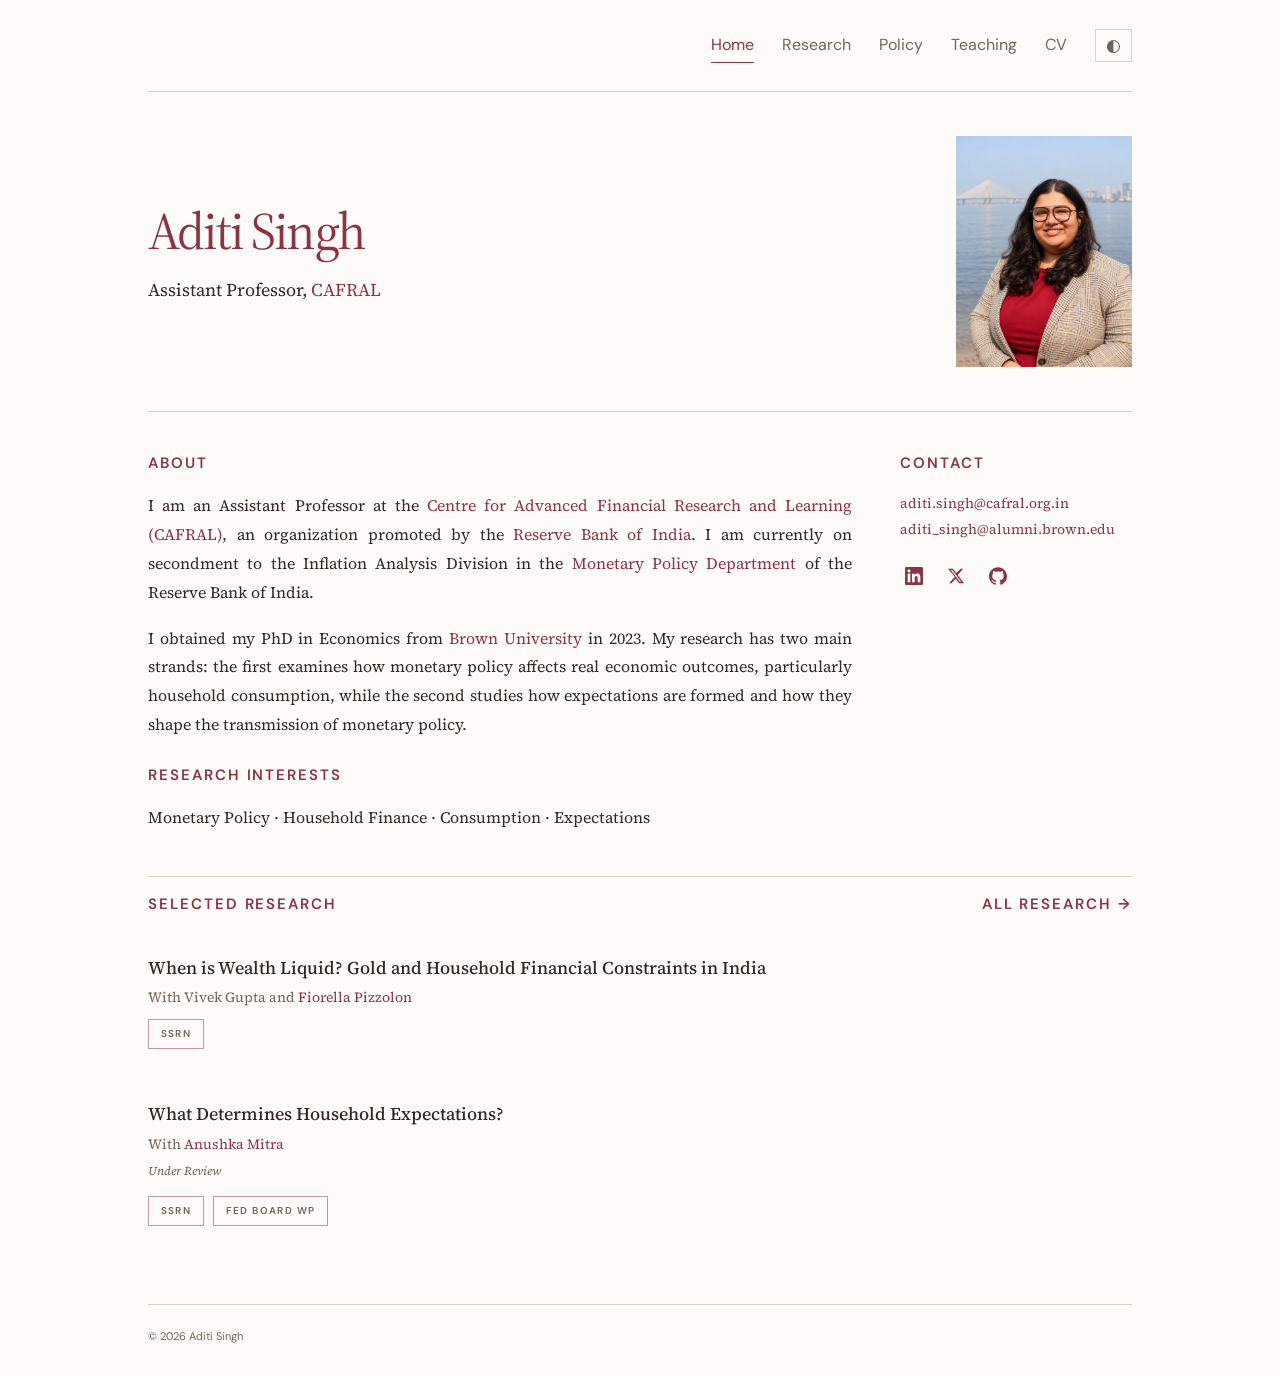
<file: index.html>
<!doctype html><html lang="en" data-design="editorial-white-original" data-theme="light"><head><meta charset="utf-8"><meta name="viewport" content="width=device-width, initial-scale=1"><meta name="color-scheme" content="light dark"><meta name="description" content="Aditi Singh — Assistant Professor at CAFRAL, Reserve Bank of India. Research in Macroeconomics, Monetary Policy, and Expectations."><link rel="canonical" href="https://www.aditi-singh.com/"><title>Aditi Singh</title><link rel="icon" href="/favicon-light.svg"><link rel="stylesheet" href="/assets/styles.css?v=burgundy-ivory-20261028"><link rel="stylesheet" href="/assets/components.css?v=burgundy-ivory-20261028"><script src="/assets/theme-init.js"></script><script async src="https://www.googletagmanager.com/gtag/js?id=G-SK6R7P1T9W"></script>
  <script>
    window.dataLayer = window.dataLayer || [];
    function gtag(){dataLayer.push(arguments);}
    gtag('js', new Date());
    gtag('config', 'G-SK6R7P1T9W');
  </script>
</head><body><div class="site"><header class="site-header"><p class="header-affiliation">Economist · CAFRAL</p><nav aria-label="Main navigation"><a href="/" aria-current="page">Home</a><a href="/research/" >Research</a><a href="/policy/" >Policy</a><a href="/teaching/" >Teaching</a><a href="/CV.pdf" target="_blank" rel="noopener">CV</a></nav><button class="theme-toggle" aria-label="Switch to dark mode" aria-pressed="false" type="button"><span aria-hidden="true">◐</span></button></header><div class="site-layout"><main id="main-content"><section class="intro"><div class="intro-copy"><h1>Aditi Singh</h1><p class="position">Assistant Professor, <a href="https://www.cafral.org.in/" target="_blank" rel="noopener">CAFRAL</a></p></div><img class="portrait" src="/assets/aditi-singh-portrait.png" alt="Aditi Singh" width="1067" height="1402"></section><div class="about-layout"><section class="about"><h2 class="small-heading">About</h2><div class="bio">
        <p>
          I am an Assistant Professor at the
          <a href="https://www.cafral.org.in/" target="_blank">Centre for Advanced Financial Research and Learning (CAFRAL)</a>,
          an organization promoted by the
          <a href="https://www.rbi.org.in/" target="_blank">Reserve Bank of India</a>.
          I am currently on secondment to the Inflation Analysis Division in the <a href="https://www.rbi.org.in/scripts/AboutUsDisplay.aspx?pg=Depts.htm" target="_blank" rel="noopener noreferrer">Monetary Policy Department</a> of the Reserve Bank of India.
        </p>
        <p>
          I obtained my PhD in Economics from
          <a href="https://www.brown.edu/" target="_blank">Brown University</a> in 2023.
          My research has two main strands: the first examines how monetary policy affects real
          economic outcomes, particularly household consumption, while the second studies how
          expectations are formed and how they shape the transmission of monetary policy.
        </p>
      </div><section class="research-interests"><h2 class="small-heading">Research interests</h2><p>Monetary Policy · Household Finance · Consumption · Expectations</p></section></section><section class="contact" id="contact"><h2 class="small-heading">Contact</h2><p><a href="mailto:aditi.singh@cafral.org.in">aditi.singh@cafral.org.in</a><br><a href="mailto:aditi_singh@alumni.brown.edu">aditi_singh@alumni.brown.edu</a></p><div class="social social-icons">
          <a class="social-link" href="https://www.linkedin.com/in/aditi-singh-b6ba27177/" target="_blank" rel="noopener noreferrer" aria-label="LinkedIn" title="LinkedIn">
            <svg aria-hidden="true" focusable="false" width="14" height="14" viewBox="0 0 24 24" fill="currentColor"><path d="M20.447 20.452H16.893V14.883C16.893 13.555 16.866 11.846 15.041 11.846C13.188 11.846 12.905 13.291 12.905 14.785V20.452H9.351V9H12.765V10.561H12.811C13.288 9.661 14.448 8.711 16.181 8.711C19.782 8.711 20.448 11.081 20.448 14.166V20.452H20.447ZM5.337 7.433C4.193 7.433 3.274 6.507 3.274 5.368C3.274 4.23 4.194 3.305 5.337 3.305C6.477 3.305 7.401 4.23 7.401 5.368C7.401 6.507 6.476 7.433 5.337 7.433ZM7.119 20.452H3.555V9H7.119V20.452ZM22.225 0H1.771C0.792 0 0 0.774 0 1.729V22.271C0 23.227 0.792 24 1.771 24H22.222C23.2 24 24 23.227 24 22.271V1.729C24 0.774 23.2 0 22.222 0H22.225Z"/></svg>
          </a>
          <a class="social-link" href="https://x.com/_singh_aditi" target="_blank" rel="noopener noreferrer" aria-label="X" title="X">
            <svg aria-hidden="true" focusable="false" width="14" height="14" viewBox="0 0 24 24" fill="currentColor"><path d="M18.244 2.25h3.308l-7.227 8.26 8.502 11.24H16.17l-4.714-6.231-5.401 6.231H2.748l7.73-8.835L1.254 2.25H8.08l4.258 5.633 5.906-5.633zm-1.161 17.52h1.833L7.084 4.126H5.117z"/></svg>
          </a>
          <a class="social-link" href="https://github.com/aditi9302" target="_blank" rel="noopener noreferrer" aria-label="GitHub" title="GitHub">
            <svg aria-hidden="true" focusable="false" width="14" height="14" viewBox="0 0 24 24" fill="currentColor"><path d="M12 .297c-6.63 0-12 5.373-12 12 0 5.303 3.438 9.8 8.205 11.385.6.113.82-.258.82-.577 0-.285-.01-1.04-.015-2.04-3.338.724-4.042-1.61-4.042-1.61C4.422 18.07 3.633 17.7 3.633 17.7c-1.087-.744.084-.729.084-.729 1.205.084 1.838 1.236 1.838 1.236 1.07 1.835 2.809 1.305 3.495.998.108-.776.417-1.305.76-1.605-2.665-.3-5.466-1.332-5.466-5.93 0-1.31.465-2.38 1.235-3.22-.135-.303-.54-1.523.105-3.176 0 0 1.005-.322 3.3 1.23.96-.267 1.98-.4 3-.405 1.02.005 2.04.138 3 .405 2.28-1.552 3.285-1.23 3.285-1.23.645 1.653.24 2.873.12 3.176.765.84 1.23 1.91 1.23 3.22 0 4.61-2.805 5.625-5.475 5.92.42.36.81 1.096.81 2.22 0 1.606-.015 2.896-.015 3.286 0 .315.21.69.825.57C20.565 22.092 24 17.592 24 12.297c0-6.627-5.373-12-12-12"/></svg>
          </a>
        </div></section></div><section class="selected"><div class="section-heading"><h2>Selected Research</h2><a href="/research/">All research →</a></div><article class="paper">
      <h2 class="paper-title">
        <a href="https://papers.aditi-singh.com/India_HtM.pdf" target="_blank" rel="noopener">When is Wealth Liquid? Gold and Household Financial Constraints in India</a>
      </h2>
      <p class="paper-meta">With Vivek Gupta and <a href="https://fiorella-pizzolon.github.io/index.html" target="_blank" rel="noopener noreferrer">Fiorella Pizzolon</a></p>
      <div class="paper-links">
        <a class="paper-link" href="https://papers.ssrn.com/sol3/papers.cfm?abstract_id=5559305" target="_blank" rel="noopener noreferrer">SSRN</a>
      </div>

    </article><article class="paper">
      <h2 class="paper-title">
        <a href="https://papers.aditi-singh.com/Mitra_Singh_2026.pdf" target="_blank" rel="noopener">What Determines Household Expectations?</a>
      </h2>
      <p class="paper-meta">With <a href="https://anushkamitra.com/#about" target="_blank" rel="noopener noreferrer">Anushka Mitra</a></p>
      <span class="paper-status">Under Review</span>
      <div class="paper-links">
        <a class="paper-link" href="https://papers.ssrn.com/sol3/papers.cfm?abstract_id=4189773" target="_blank" rel="noopener noreferrer">SSRN</a>
        <a class="paper-link" href="https://www.federalreserve.gov/econres/ifdp/what-determines-household-expectations.htm" target="_blank" rel="noopener noreferrer">Fed Board WP</a>
      </div>

    </article></section></main></div><footer><span>© 2026 Aditi Singh</span></footer></div><script src="/assets/site.js?v=nav-16-1"></script></body></html>
</file>
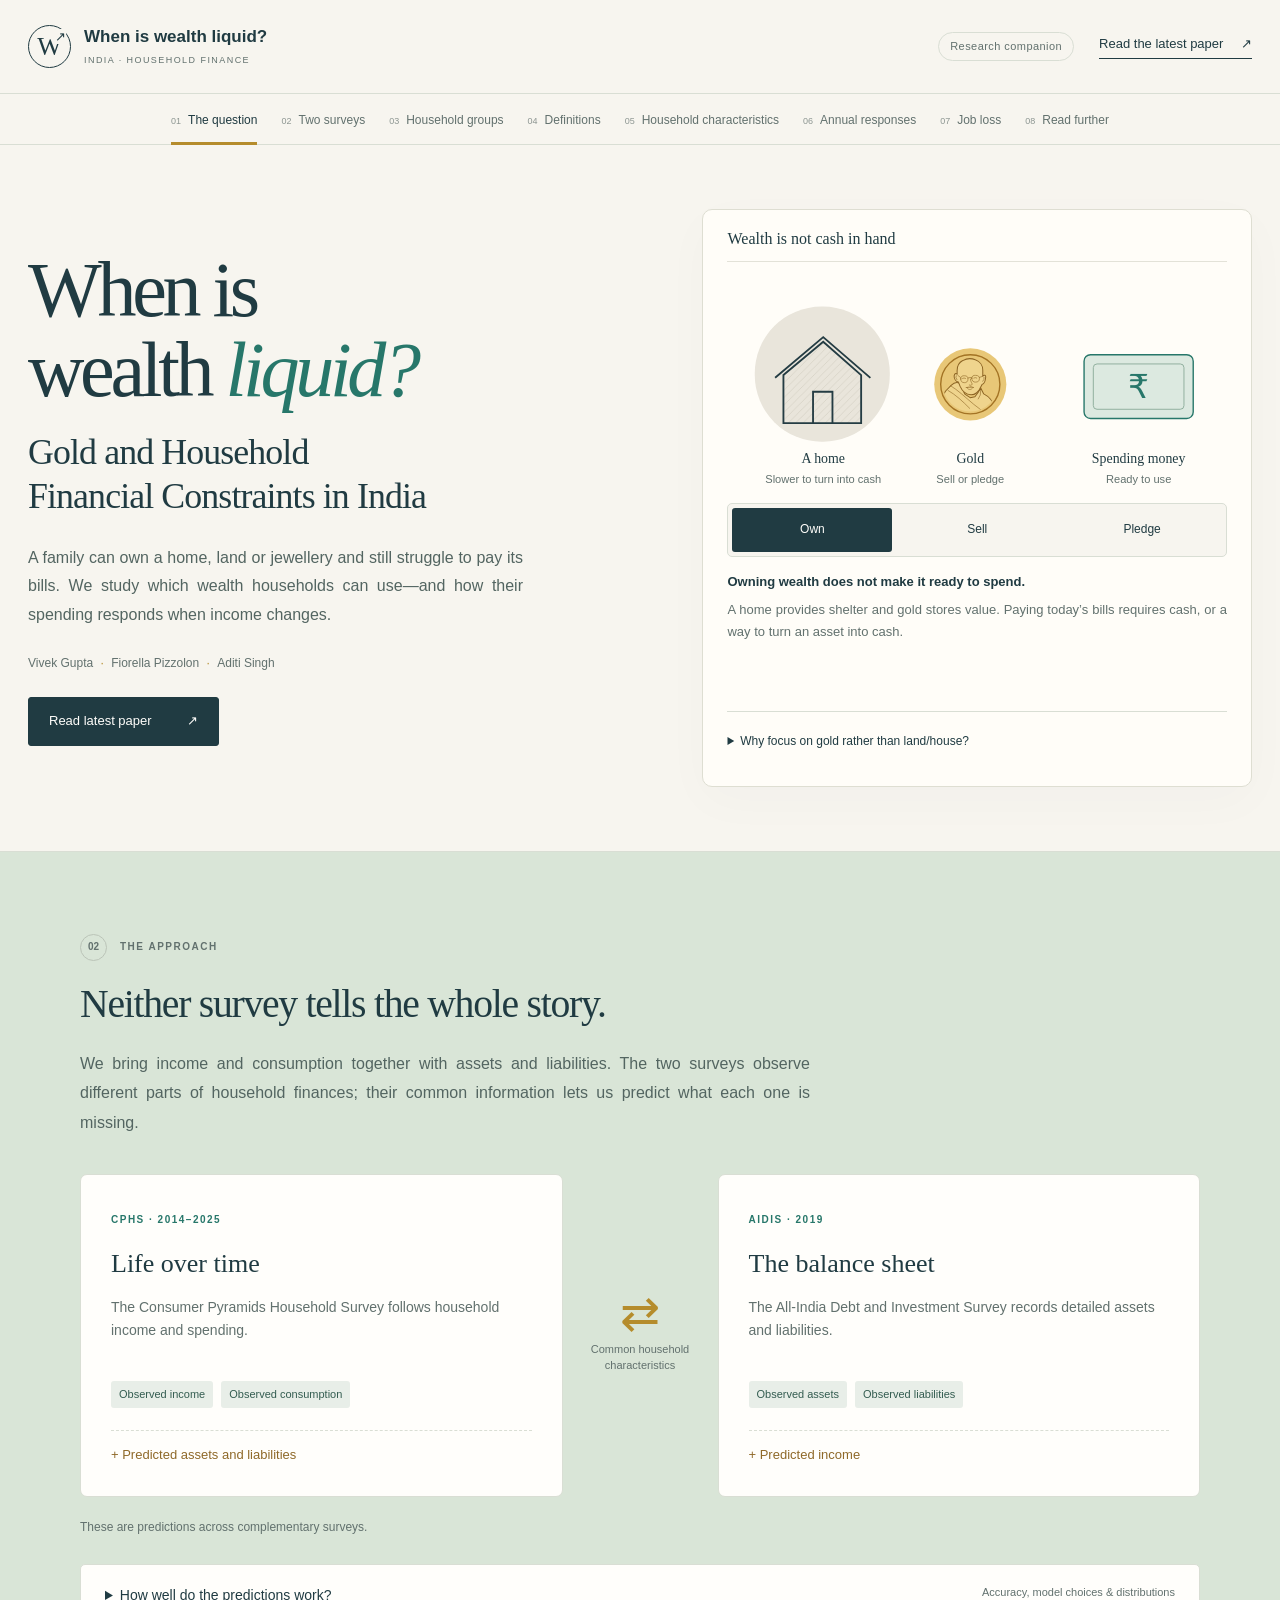
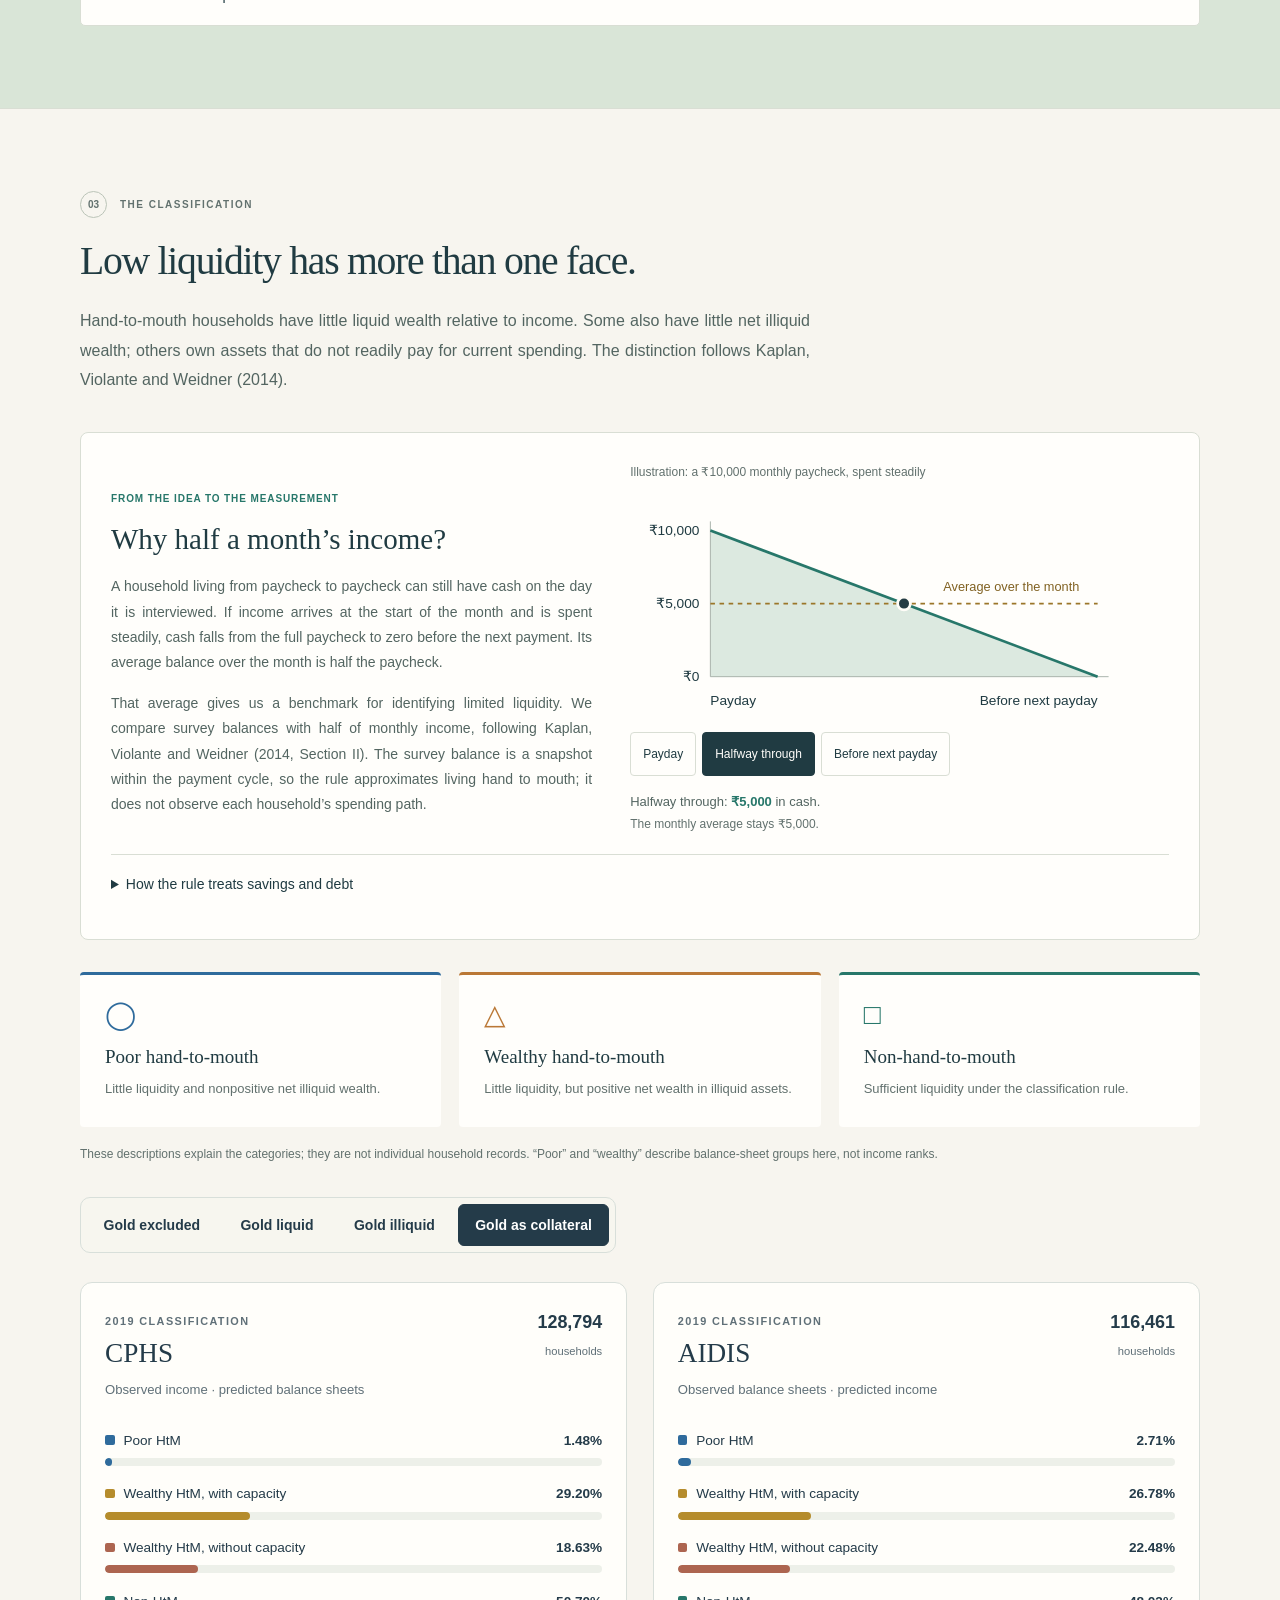
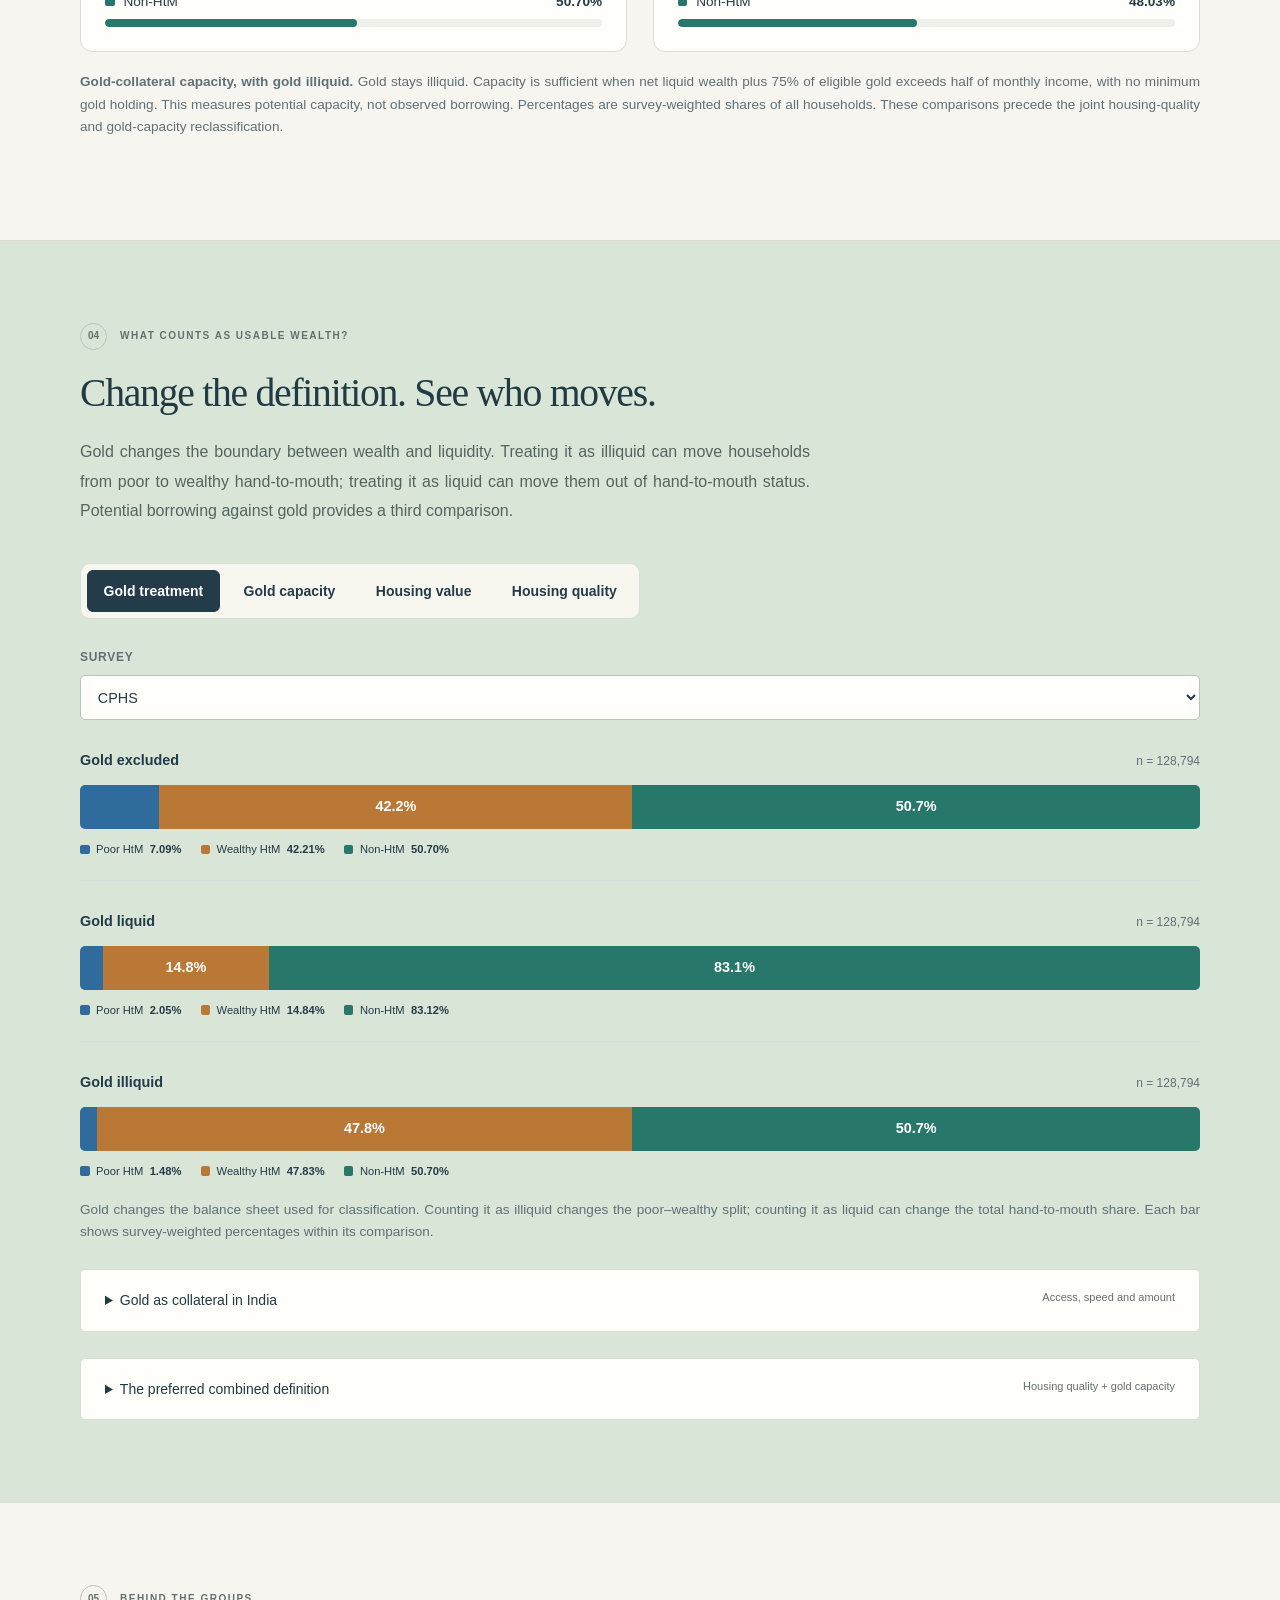
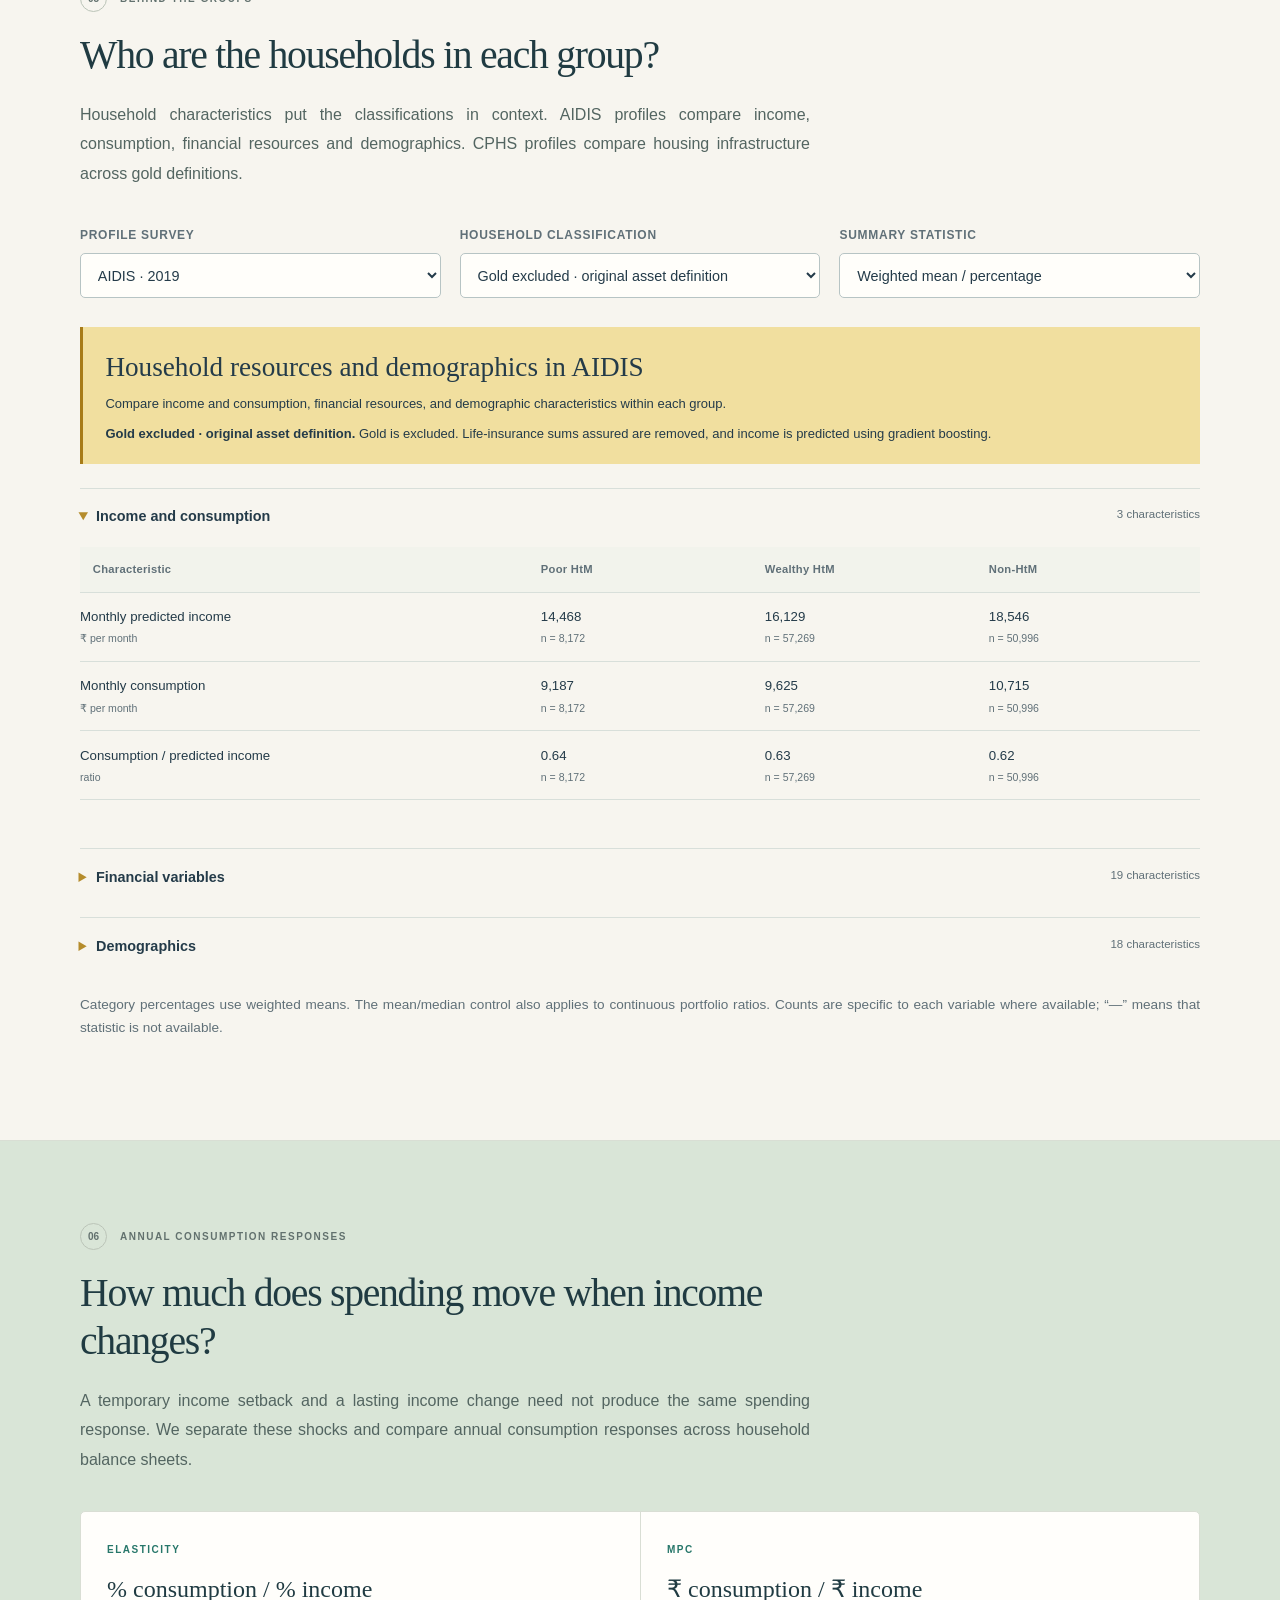
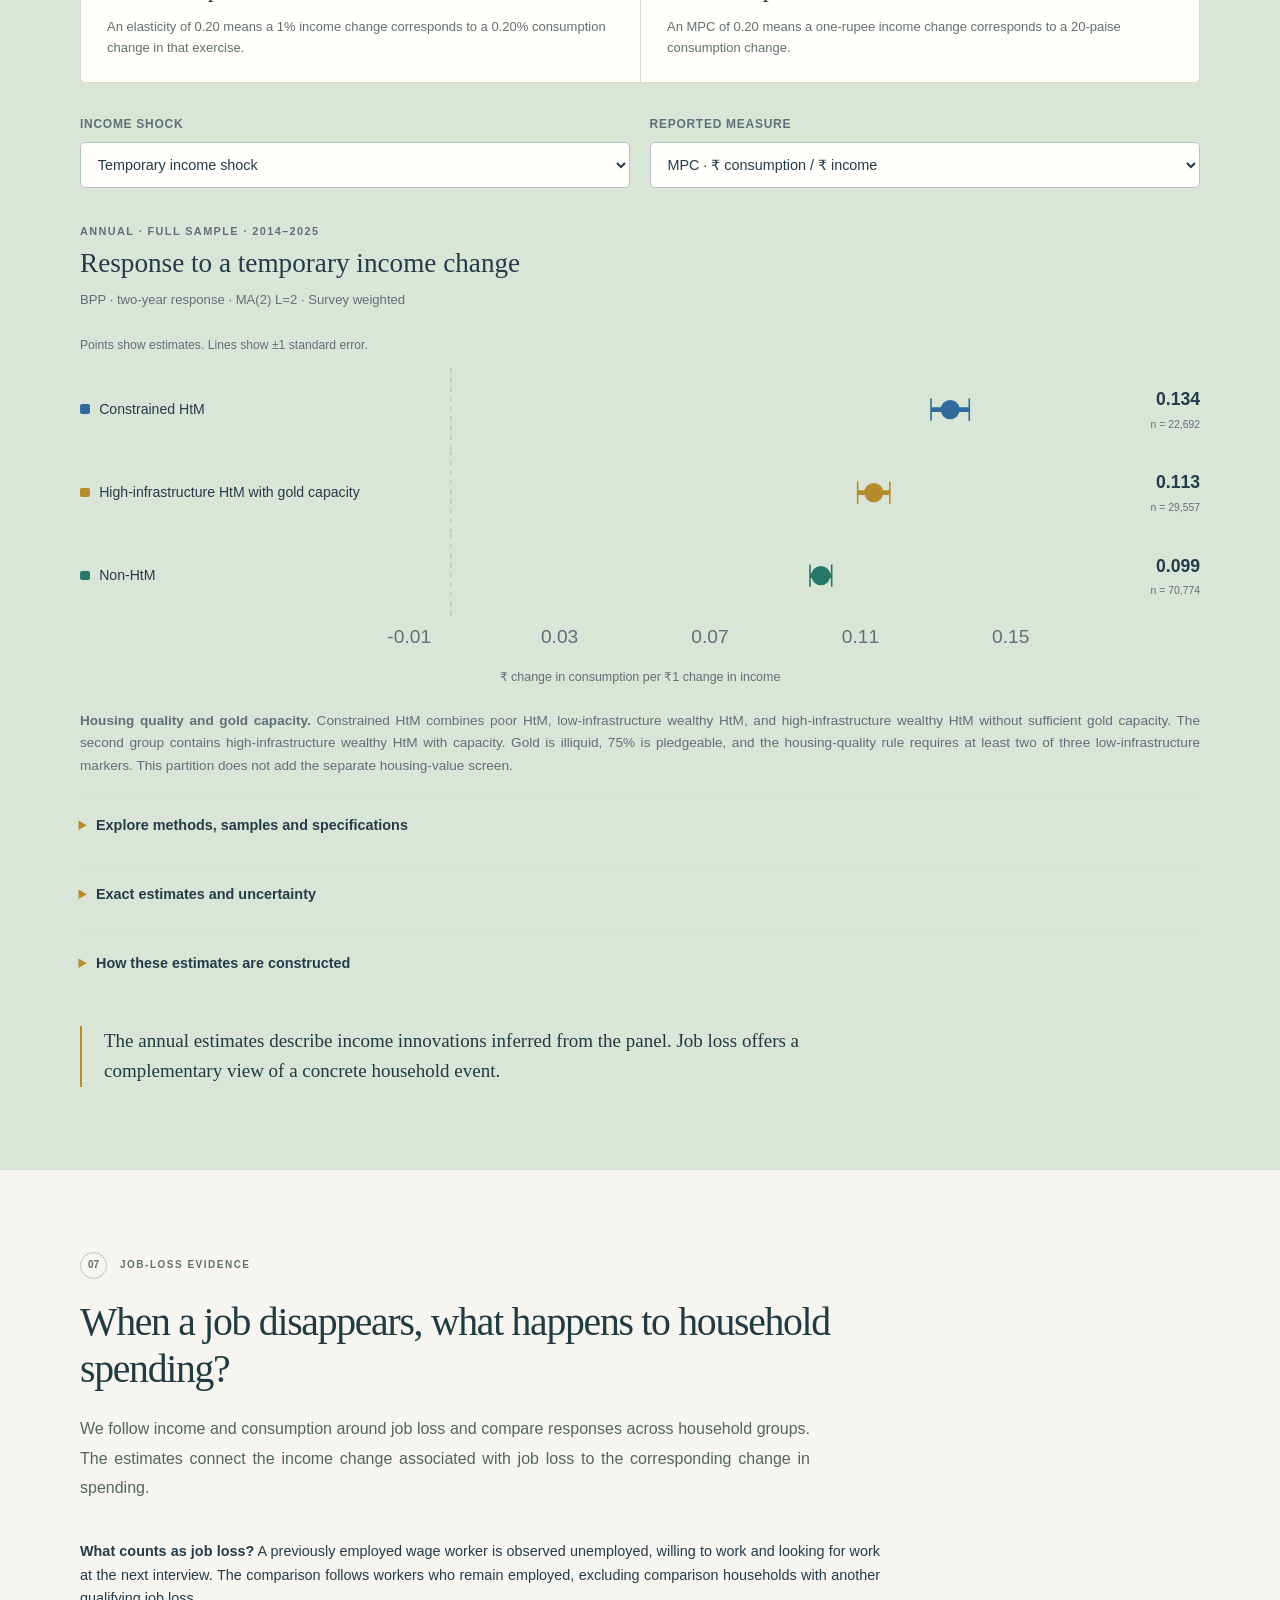
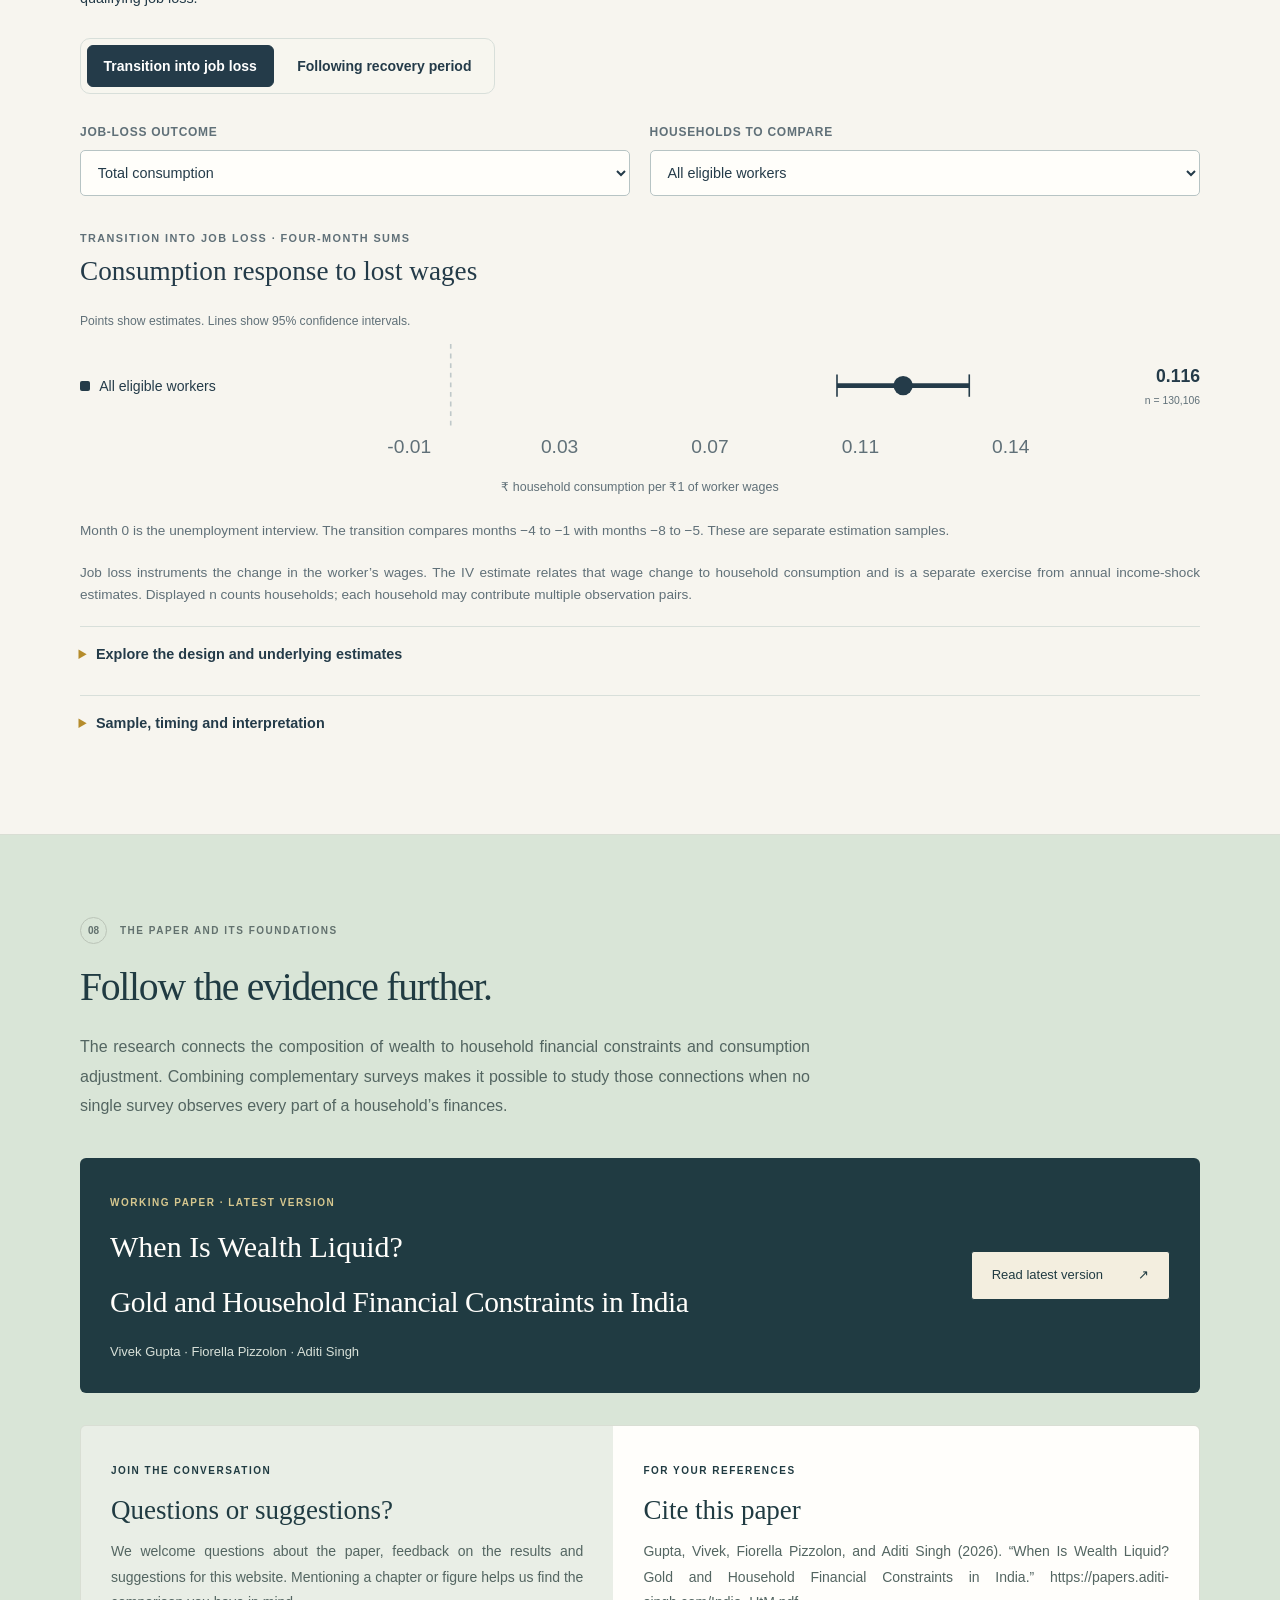
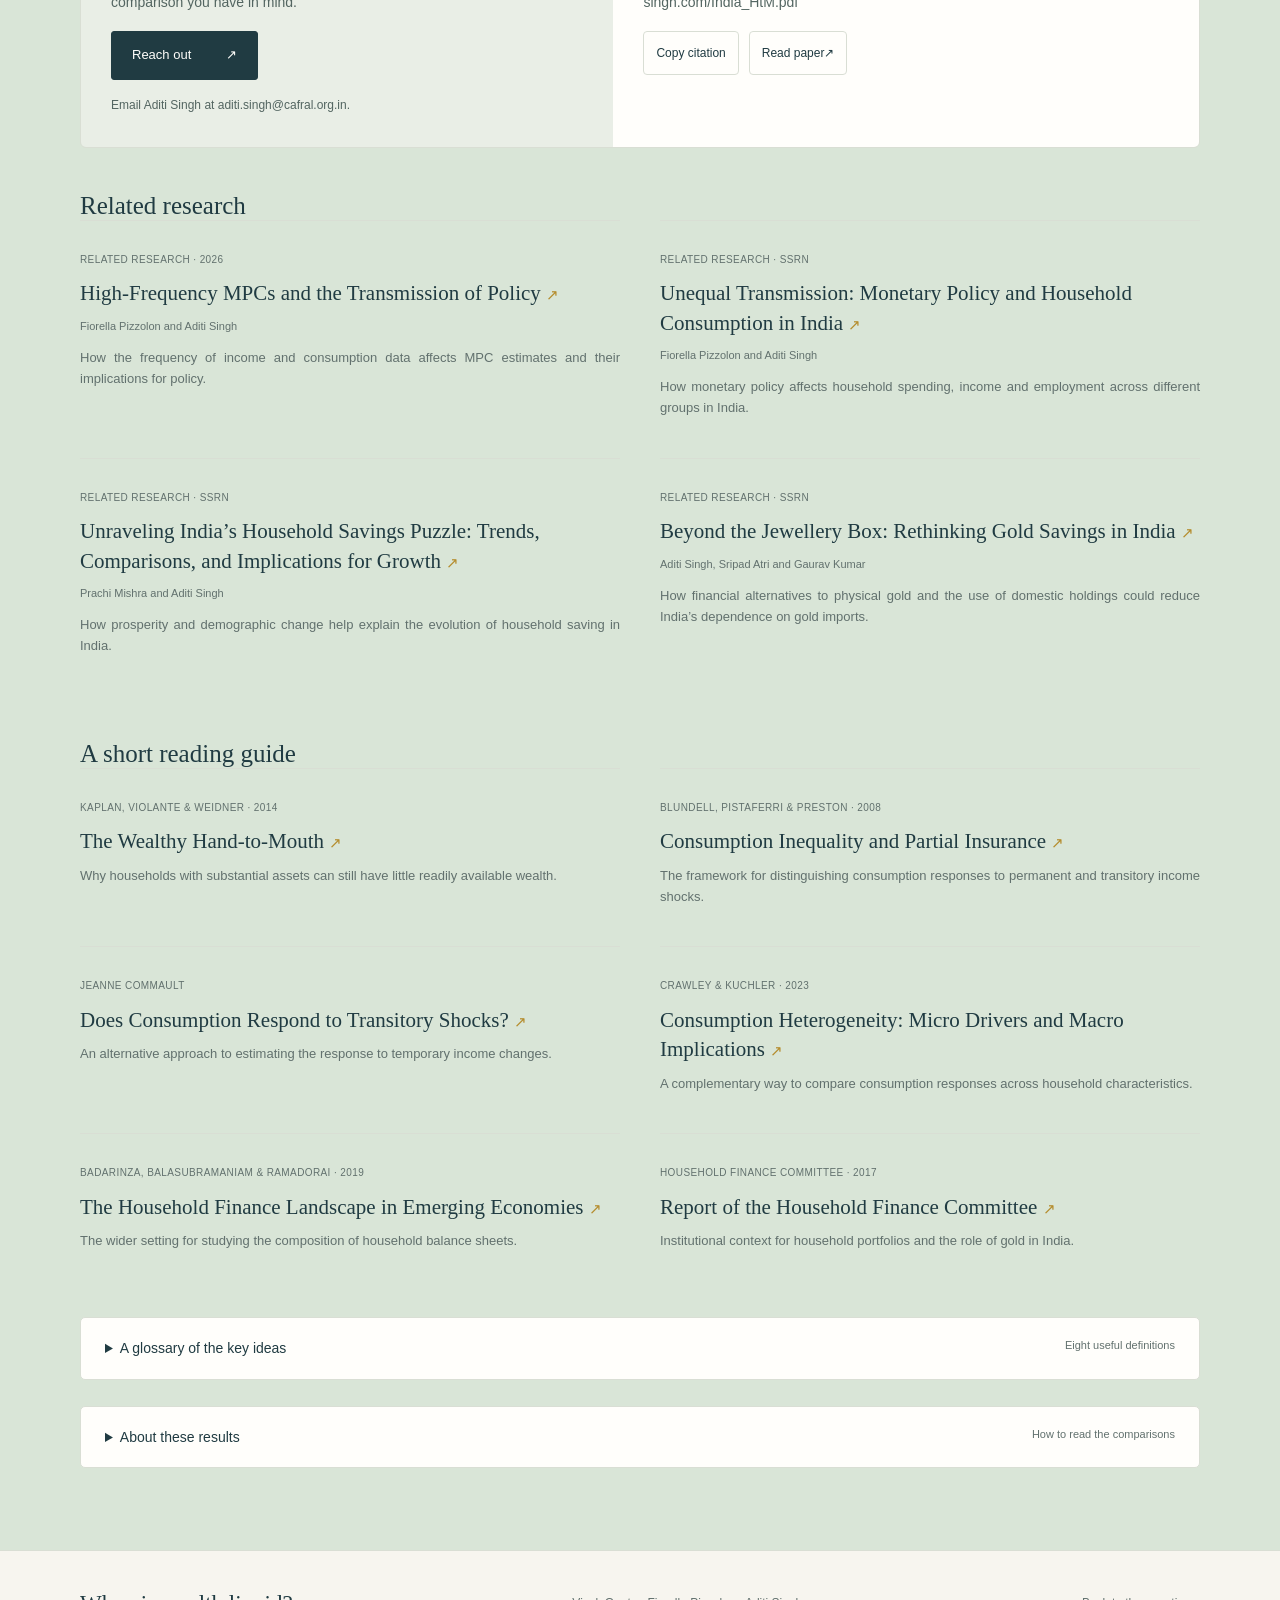
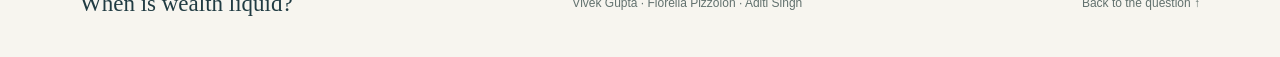
<file: India-HtM/index.html>
<!doctype html><html lang="en"><head><meta charset="utf-8"><meta name="viewport" content="width=device-width, initial-scale=1"><title>When Is Wealth Liquid? | Gold and Household Financial Constraints in India</title><meta name="description" content="Explore gold, household financial constraints and annual consumption responses in India. Research by Vivek Gupta, Fiorella Pizzolon and Aditi Singh."><meta name="robots" content="index,follow"><link rel="canonical" href="https://www.aditi-singh.com/India-HtM/"><meta property="og:title" content="When Is Wealth Liquid? | Gold and Household Financial Constraints in India"><meta property="og:description" content="Explore gold, household financial constraints and annual consumption responses in India. Research by Vivek Gupta, Fiorella Pizzolon and Aditi Singh."><meta property="og:type" content="website"><meta property="og:url" content="https://www.aditi-singh.com/India-HtM/"><link rel="icon" href="/India-HtM/favicon.svg"><link rel="stylesheet" href="/India-HtM/research.css">  <script type="module" crossorigin src="/India-HtM/assets/index-DA1S31O4.js"></script>
</head><body><div id="root"><a href="#main-content" class="skip-link">Skip to the research</a><header class="site-header"><a class="wordmark" href="#question"><span class="brand-mark" aria-hidden="true">W<span>↗</span></span><span>When is wealth liquid?<small>India · Household finance</small></span></a><div class="header-actions"><span class="private-badge">Research companion</span><a class="paper-link" href="https://papers.aditi-singh.com/India_HtM.pdf" target="_blank" rel="noreferrer">Read the latest paper <span aria-hidden="true">↗</span></a></div></header><nav class="chapter-nav" aria-label="Research chapters"><a href="#question" aria-current="location"><span>01</span>The question</a><a href="#surveys"><span>02</span>Two surveys</a><a href="#classification"><span>03</span>Household groups</a><a href="#definitions"><span>04</span>Definitions</a><a href="#households"><span>05</span>Household characteristics</a><a href="#responses"><span>06</span>Annual responses</a><a href="#job-loss"><span>07</span>Job loss</a><a href="#read-further"><span>08</span>Read further</a></nav><main id="main-content"><section class="hero" id="question"><div class="hero-copy"><h1>When is<br/>wealth <em>liquid?</em><span class="paper-title-continuation">Gold and Household Financial Constraints in India</span></h1><p class="hero-deck">A family can own a home, land or jewellery and still struggle to pay its bills. We study which wealth households can use—and how their spending responds when income changes.</p><p class="authors"><span class="author-name"><a href="https://vivekguptaecon.github.io/" target="_blank" rel="noreferrer">Vivek Gupta</a></span><span class="author-name"><span class="author-divider" aria-hidden="true"> · </span><a href="https://fiorella-pizzolon.github.io/" target="_blank" rel="noreferrer">Fiorella Pizzolon</a></span><span class="author-name"><span class="author-divider" aria-hidden="true"> · </span><a href="https://www.aditi-singh.com/" target="_blank" rel="noreferrer">Aditi Singh</a></span></p><div class="hero-actions"><a class="primary-link" href="https://papers.aditi-singh.com/India_HtM.pdf" target="_blank" rel="noreferrer">Read latest paper <span aria-hidden="true">↗</span></a></div></div><div class="asset-stage mode-own"><div class="stage-top"><span>Wealth is not cash in hand</span></div><svg viewBox="0 0 540 244" role="img" aria-label="A home remains a home. Gold: kept by the household. Spending money: cash already on hand."><defs><pattern id="house-lines" width="8" height="8" patternUnits="userSpaceOnUse"><path d="M0 8L8 0" stroke="#d9d5c9" stroke-width="1"></path></pattern><marker id="flow-arrow" markerWidth="8" markerHeight="8" refX="6" refY="4" orient="auto"><path d="M1 1L6 4L1 7" fill="none" stroke="#27776a" stroke-width="1.5"></path></marker><clipPath id="gandhi-coin-face"><circle cx="263" cy="116" r="29.5"></circle></clipPath></defs><rect x="30" y="32" width="146" height="146" rx="72" fill="#e9e5db"></rect><path d="M61 106L104 70L145 106V158H61Z" fill="url(#house-lines)" stroke="#243c43" stroke-width="2"></path><path d="M52 109L104 65L155 109M93 158V124H114V158" fill="none" stroke="#243c43" stroke-width="2"></path><text x="104" y="201" text-anchor="middle" class="svg-label">A home</text><text x="104" y="223" text-anchor="middle" class="svg-caption">Slower to turn into cash</text><g class="gold-art"><title>Gold coin with an illustrated portrait of Mahatma Gandhi</title><circle cx="263" cy="116" r="39" fill="#e8c777"></circle><circle cx="263" cy="116" r="32" fill="none" stroke="#a37324" stroke-width="1.5"></circle><g clip-path="url(#gandhi-coin-face)"><g transform="translate(205.22 86.7) scale(.2025)" stroke="#8d6524" stroke-linecap="round" stroke-linejoin="round"><path d="M229 140C213 130 198 136 183 150L155 179L143 197L117 207C99 215 91 240 84 273L67 324H435L413 272C408 239 388 211 357 196L341 164L326 190L310 211L285 216L256 197Z" fill="#efd48d" stroke-width="5.4"></path><path d="M215 91C207 82 201 90 199 100C199 113 207 130 222 133L231 156C242 181 264 199 289 201C311 202 332 183 339 163L349 145C358 142 366 125 367 110C370 94 359 93 352 101L352 72C353 44 335 22 312 14C291 5 263 8 245 18C224 29 214 51 215 76Z" fill="#efd48d" stroke-width="5.4"></path><g fill="none" stroke-width="3.2"><path d="M210 99Q204 107 214 120M359 107Q362 119 352 129"></path><path d="M234 116C234 103 242 98 254 99C268 99 274 106 273 117C273 130 264 137 253 136C241 136 234 128 234 116ZM293 113C293 100 302 96 314 97C328 97 335 103 334 115C334 127 326 133 314 133C302 134 293 126 293 113ZM273 111Q283 106 293 109M233 108L219 97M334 108L351 102"></path><path d="M244 113Q252 108 260 113M304 111Q312 106 320 111"></path><path d="M286 117C286 130 295 139 296 145Q290 153 280 149"></path><path d="M261 162C267 158 274 156 282 158C289 156 298 157 304 161L306 164C298 162 291 161 283 162C275 161 267 162 260 165Z" fill="#8d6524" stroke="none"></path><path d="M267 161.5C272 177 293 177 300 161" stroke-width="2.8"></path><path d="M181 153C218 175 255 211 303 251L359 294M166 177C208 201 244 235 282 273M341 176Q344 204 328 223"></path></g></g></g></g><text x="263" y="201" text-anchor="middle" class="svg-label">Gold</text><text x="263" y="223" text-anchor="middle" class="svg-caption">Sell or pledge</text><path class="cash-flow" d="M310 116H368" fill="none" stroke="#27776a" stroke-width="2" marker-end="url(#flow-arrow)"></path><g class="cash-art"><rect x="386" y="84" width="118" height="69" rx="7" fill="#dce9e0" stroke="#27776a" stroke-width="1.5"></rect><rect x="396" y="94" width="98" height="49" rx="4" fill="none" stroke="#8bac99"></rect><text x="445" y="131" text-anchor="middle" class="rupee">₹</text></g><text x="445" y="201" text-anchor="middle" class="svg-label">Spending money</text><text x="445" y="223" text-anchor="middle" class="svg-caption">Ready to use</text></svg><div class="stage-switch" role="group" aria-label="Explore how gold can be used"><button type="button" aria-pressed="true">Own</button><button type="button" aria-pressed="false">Sell</button><button type="button" aria-pressed="false">Pledge</button></div><p class="stage-caption" aria-live="polite"><strong>Owning wealth does not make it ready to spend.</strong> <!-- -->A home provides shelter and gold stores value. Paying today’s bills requires cash, or a way to turn an asset into cash.</p><details class="asset-explanation"><summary>Why focus on gold rather than land/house?</summary><p>Gold can provide cash more quickly and with less paperwork than a home. Selling or borrowing against housing involves finding a buyer or lender, checking ownership documents and valuing the property. Both assets can be collateral, but they differ in how readily households can use them.</p><p>India has an established market for loans against gold. The <a href="https://www.gold.org/goldhub/research/india-gold-market-series-gold-investment-market-and-financialisation/18073" target="_blank" rel="noreferrer">World Gold Council</a> describes this as a route to short-term finance. The <a href="https://www.rbi.org.in/Scripts/PublicationReportDetails.aspx?ID=877" target="_blank" rel="noreferrer">Household Finance Committee</a> documents gold’s broad acceptance as collateral and barriers to borrowing against real estate.</p></details></div></section><section id="surveys" class="story-section tinted"><div class="section-intro"><div class="chapter-kicker"><span>02</span>The approach</div><h2>Neither survey tells the whole story.</h2><div class="intro-prose"><p>We bring income and consumption together with assets and liabilities. The two surveys observe different parts of household finances; their common information lets us predict what each one is missing.</p></div></div><div class="survey-diagram"><div class="survey-panel"><span class="mini-label">CPHS · 2014–2025</span><h3>Life over time</h3><p>The Consumer Pyramids Household Survey follows household income and spending.</p><div class="survey-tags"><span>Observed income</span><span>Observed consumption</span></div><div class="survey-predict">+ Predicted assets and liabilities</div></div><div class="survey-bridge" aria-label="Common household characteristics connect the two surveys"><span>⇄</span><p>Common household<br/>characteristics</p></div><div class="survey-panel"><span class="mini-label">AIDIS · 2019</span><h3>The balance sheet</h3><p>The All-India Debt and Investment Survey records detailed assets and liabilities.</p><div class="survey-tags"><span>Observed assets</span><span>Observed liabilities</span></div><div class="survey-predict">+ Predicted income</div></div></div><p class="figure-note">These are predictions across complementary surveys.</p><details class="deep-dive"><summary>How well do the predictions work?<span>Accuracy, model choices &amp; distributions</span></summary><div class="exhibit"><div class="ex-tabs" role="group" aria-label="Prediction task"><button type="button" aria-pressed="true">Income · CPHS</button><button type="button" aria-pressed="false">Wealth · AIDIS</button><button type="button" aria-pressed="false">Classification · AIDIS</button></div><div class="ex-controls"><label class="ex-field"><span>Prediction target</span><select><option value="income_total" selected="">Total monthly income</option><option value="income_frequent">Frequent income</option><option value="income_narrow">Narrow income</option><option value="income_self_prod">Self-production income</option></select></label><label class="ex-field"><span>Testing measure</span><select><option value="r2" selected="">R² · fit</option><option value="rmse">RMSE · log income</option><option value="mae">MAE · log income</option><option value="spearman">Rank correlation</option></select></label></div><p class="ex-preferred"><span>Preferred approach</span>Gradient boosting is selected using total-income prediction performance; component targets can have a different best-fitting method.</p><div class="ex-table-scroll" role="region" aria-label="Scrollable result table" tabindex="0"><table class="ex-prediction-table"><thead><tr><th>Method · click to learn more</th><th>R² · fit</th></tr></thead><tbody><tr class="ex-preferred-row"><th><details><summary>Gradient boosting<span class="ex-preferred-chip">Preferred</span></summary><p>Gradient boosting builds trees sequentially to reduce prediction error. Income uses at most 500 iterations, learning rate 0.06 and early stopping. Wealth uses a two-part model: a positive-amount classifier with at most 400 iterations and a log-amount regressor with at most 500, both at learning rate 0.06. Wealth ownership thresholds are calibrated using training data; positive amounts use Duan smearing.</p></details></th><td>0.817</td></tr><tr class=""><th><details><summary>Consumption-bin benchmark</summary><p>The consumption-bin benchmark splits the weighted training consumption distribution into 50 bins. Within each bin it estimates the ratio of mean consumption to mean income, then predicts income using household consumption and that ratio. No other household predictors enter.</p></details></th><td>0.591</td></tr><tr class=""><th><details><summary>Consumption-rank mapping</summary><p>Consumption-rank mapping assigns each household the target value at the same weighted percentile as its consumption. The empirical mapping is fitted using training households. It preserves the target distribution but does not use demographic or financial predictors.</p></details></th><td>0.557</td></tr><tr class=""><th><details><summary>Random forest</summary><p>Random forest averages predictions across independently grown trees. The income and two-part wealth specifications use 300 trees, at least five observations per leaf, and 30% of predictor columns at each split. Wealth uses separate classifiers and positive log-amount regressions, with calibrated participation thresholds and Duan smearing.</p></details></th><td>0.779</td></tr><tr class=""><th><details><summary>Gradient boosting · reweighted</summary><p>Reweighted gradient boosting uses a classifier of survey membership to reweight CPHS toward AIDIS before fitting the income model. The survey probability is clipped to [0.001, 0.999] and converted to odds. The income regressor keeps the gradient-boosting settings: at most 500 iterations, learning rate 0.06 and early stopping.</p></details></th><td>0.791</td></tr><tr class=""><th><details><summary>Elastic net</summary><p>Elastic net fits a linear model with both absolute-value and squared-coefficient penalties. Income uses five-fold cross-validation over mixing values 0.1, 0.5, 0.9 and 1.0, with at most 5,000 solver iterations. The wealth ownership stage uses L1 logistic regression with C=1, the liblinear solver and at most 300 iterations; its positive log-amount stage uses the same five-fold mixing grid and at most 3,000 iterations, followed by Duan smearing.</p></details></th><td>0.717</td></tr><tr class=""><th><details><summary>Gradient boosting · consumption measure 2</summary><p>This gradient-boosting specification replaces the standard consumption measure with alternative total consumption. The income alternative uses at most 250 iterations, learning rate 0.06 and early stopping; the two-part wealth alternative uses at most 200 iterations in each part, the same learning rate and early stopping.</p></details></th><td>0.803</td></tr><tr class=""><th><details><summary>Gradient boosting · nondurable consumption 1</summary><p>This gradient-boosting specification replaces the standard consumption measure with nondurable consumption, definition 1. The income alternative uses at most 250 iterations, learning rate 0.06 and early stopping; the two-part wealth alternative uses at most 200 iterations in each part, the same learning rate and early stopping.</p></details></th><td>0.807</td></tr><tr class=""><th><details><summary>Gradient boosting · nondurable consumption 2</summary><p>This gradient-boosting specification replaces the standard consumption measure with nondurable consumption, definition 2. The income alternative uses at most 250 iterations, learning rate 0.06 and early stopping; the two-part wealth alternative uses at most 200 iterations in each part, the same learning rate and early stopping.</p></details></th><td>0.805</td></tr><tr class=""><th><details><summary>Gradient boosting · usual consumption expenditure</summary><p>This gradient-boosting specification replaces the standard consumption measure with usual consumption expenditure. The income alternative uses at most 250 iterations, learning rate 0.06 and early stopping; the two-part wealth alternative uses at most 200 iterations in each part, the same learning rate and early stopping.</p></details></th><td>0.793</td></tr><tr class=""><th><details><summary>Gradient boosting · self-production income</summary><p>This gradient-boosting specification replaces the standard consumption measure with self-production income. The income alternative uses at most 250 iterations, learning rate 0.06 and early stopping; the two-part wealth alternative uses at most 200 iterations in each part, the same learning rate and early stopping.</p></details></th><td>0.738</td></tr><tr class=""><th><details><summary>Gradient boosting · consumption excluded</summary><p>This gradient-boosting robustness specification excludes consumption from the predictor set. Other income-model settings remain at most 500 iterations, learning rate 0.06 and early stopping, using the same testing households.</p></details></th><td>0.743</td></tr><tr class=""><th><details><summary>Ordinary least squares</summary><p>Ordinary least squares fits a linear relationship between transformed income and household predictors. Total income uses logs; other income targets use the inverse hyperbolic sine. The model uses survey weights and the common household testing split. It has no regularization parameter.</p></details></th><td>0.722</td></tr><tr class=""><th><details><summary>OLS · consumption measure 2</summary><p>This OLS specification replaces the standard consumption predictor with alternative total consumption. It otherwise uses the same linear-model design and testing households as the OLS comparison; no regularization penalty is applied.</p></details></th><td>0.715</td></tr><tr class=""><th><details><summary>OLS · nondurable consumption 1</summary><p>This OLS specification replaces the standard consumption predictor with nondurable consumption, definition 1. It otherwise uses the same linear-model design and testing households as the OLS comparison; no regularization penalty is applied.</p></details></th><td>0.725</td></tr><tr class=""><th><details><summary>OLS · nondurable consumption 2</summary><p>This OLS specification replaces the standard consumption predictor with nondurable consumption, definition 2. It otherwise uses the same linear-model design and testing households as the OLS comparison; no regularization penalty is applied.</p></details></th><td>0.718</td></tr><tr class=""><th><details><summary>OLS · usual consumption</summary><p>This OLS specification replaces the standard consumption predictor with usual consumption expenditure. It otherwise uses the same linear-model design and testing households as the OLS comparison; no regularization penalty is applied.</p></details></th><td>0.682</td></tr><tr class=""><th><details><summary>OLS · self-production</summary><p>This OLS specification replaces the standard consumption predictor with self-production income. It otherwise uses the same linear-model design and testing households as the OLS comparison; no regularization penalty is applied.</p></details></th><td>0.581</td></tr><tr class=""><th><details><summary>Lasso</summary><p>Lasso fits a linear income model with an absolute-value penalty that can set coefficients to zero. The Stata comparison chooses its penalty using five-fold cross-validation; the aggregate metrics workbook does not record the selected penalty.</p></details></th><td>0.720</td></tr><tr class=""><th><details><summary>OLS · consumption excluded</summary><p>This OLS robustness specification excludes consumption from the predictor set and keeps the same testing households as the income-model comparison.</p></details></th><td>0.577</td></tr></tbody></table></div><p class="ex-note">CPHS holds out 20% of households for testing; the current income metrics use 25,759 testing households. Models use the same split. Total-income errors are in logs; component-income errors use the inverse hyperbolic sine.</p><div class="ex-figures"><figure class="ex-distribution-figure"><figcaption><strong>Income testing distributions · preferred gradient boosting in blue</strong></figcaption><img src="/India-HtM/figures/income-distribution-1.png" alt="Income testing distributions · preferred gradient boosting in blue. Survey-weighted CPHS testing histograms. Positive income is shown in natural-log rupees. Black: observed; blue: preferred gradient boosting; orange: random forest; green: elastic net where shown. Each panel retains its original positive-value sample. This distribution figure comes from an earlier evaluation than the current metric table; its testing sample is separate." loading="lazy"/><p>Survey-weighted CPHS testing histograms. Positive income is shown in natural-log rupees. Black: observed; blue: preferred gradient boosting; orange: random forest; green: elastic net where shown. Each panel retains its original positive-value sample. This distribution figure comes from an earlier evaluation than the current metric table; its testing sample is separate.</p><details class="ex-detail"><summary>Models shown in this figure</summary><ul><li><strong>Gradient boosting</strong> · preferred for total income</li><li><strong>Random forest</strong></li><li><strong>Elastic net</strong></li></ul></details></figure></div><details class="ex-detail"><summary>Predictors and model tuning</summary><p>Current prediction specifications describe age groups rather than the household head: counts below 18, at 18–24, at 25–64 and at 65+, men and median age among 25–64-year-olds, education, religion, caste, employment type, state and district. Financial predictors include consumption, livestock, tractors and cars, bank accounts, saving in shares and mutual funds, borrowing sources and purposes, and vehicle counts. Wealth models additionally include debt service. The headline excludes indicators identified as non-comparable across surveys, including house ownership, two-wheeler ownership, fixed deposits and gold saving. The older AIDIS characterization retains head-based demographics; a complete current predictor-by-HtM summary has not yet been exported.</p><p>The clickable method descriptions report the training and tuning choices. Figures show aggregate distributions; the website contains no household predictions.</p></details></div></details></section><section id="classification" class="story-section"><div class="section-intro"><div class="chapter-kicker"><span>03</span>The classification</div><h2>Low liquidity has more than one face.</h2><div class="intro-prose"><p>Hand-to-mouth households have little liquid wealth relative to income. Some also have little net illiquid wealth; others own assets that do not readily pay for current spending. The distinction follows <a href="https://www.brookings.edu/wp-content/uploads/2016/07/2014a_kaplan.pdf" target="_blank" rel="noreferrer">Kaplan, Violante and Weidner (2014)</a>.</p></div></div><div class="liquidity-guide" id="liquidity-threshold"><div class="liquidity-copy"><span class="mini-label">From the idea to the measurement</span><h3>Why half a month’s income?</h3><p>A household living from paycheck to paycheck can still have cash on the day it is interviewed. If income arrives at the start of the month and is spent steadily, cash falls from the full paycheck to zero before the next payment. Its average balance over the month is half the paycheck.</p><p>That average gives us a benchmark for identifying limited liquidity. We compare survey balances with half of monthly income, following <a href="https://www.brookings.edu/wp-content/uploads/2016/07/2014a_kaplan.pdf#page=12" target="_blank" rel="noreferrer">Kaplan, Violante and Weidner (2014, Section II)</a>. The survey balance is a snapshot within the payment cycle, so the rule approximates living hand to mouth; it does not observe each household’s spending path.</p></div><figure class="payday-figure"><figcaption>Illustration: a ₹10,000 monthly paycheck, spent steadily</figcaption><svg viewBox="0 0 590 250" role="img" aria-label="Illustrative cash balance falls steadily from 10,000 rupees on payday to zero before the next payday. The average over the month is 5,000 rupees."><path d="M88 40L512 200H88Z" fill="#dce9e0"></path><path d="M88 30V200H524" fill="none" stroke="#a4aea6"></path><path d="M88 120H512" fill="none" stroke="#9b7629" stroke-dasharray="5 5" stroke-width="2"></path><path d="M88 40L512 200" fill="none" stroke="#27776a" stroke-width="3"></path><text x="76" y="45" text-anchor="end">₹10,000</text><text x="76" y="125" text-anchor="end">₹5,000</text><text x="76" y="205" text-anchor="end">₹0</text><text x="492" y="106" text-anchor="end" class="average-label">Average over the month</text><text x="88" y="231">Payday</text><text x="512" y="231" text-anchor="end">Before next payday</text><circle cx="300" cy="120" r="7" fill="#243c43" stroke="#fffdf8" stroke-width="3"></circle></svg><div class="payday-buttons" role="group" aria-label="Follow cash through the month"><button type="button" aria-pressed="false">Payday</button><button type="button" aria-pressed="true">Halfway through</button><button type="button" aria-pressed="false">Before next payday</button></div><p class="payday-balance" aria-live="polite">Halfway through<!-- -->: <strong>₹5,000</strong> in cash. <span>The monthly average stays ₹5,000.</span></p></figure><details class="liquidity-rule"><summary>How the rule treats savings and debt</summary><p>The implemented rule uses net liquid wealth: liquid assets minus liquid debts. For nonnegative balances, a household is hand-to-mouth when this is no more than half its monthly income. A larger balance places it in the non-hand-to-mouth group under this benchmark.</p><p>For borrowers, the rule measures remaining borrowing room. It assumes an unsecured credit limit equal to one month’s income and counts a borrower as hand-to-mouth when net liquid wealth plus that limit is no more than half monthly income. Negative net liquid wealth alone is not enough.</p><p>Illiquid wealth then separates poor from wealthy hand-to-mouth households. The gold options below change which resources enter each part of the balance sheet.</p></details></div><div class="household-examples" aria-label="Illustrative household types"><article class="example poor"><span class="example-symbol" aria-hidden="true">◯</span><h3>Poor hand-to-mouth</h3><p>Little liquidity and nonpositive net illiquid wealth.</p></article><article class="example wealthy"><span class="example-symbol" aria-hidden="true">△</span><h3>Wealthy hand-to-mouth</h3><p>Little liquidity, but positive net wealth in illiquid assets.</p></article><article class="example non"><span class="example-symbol" aria-hidden="true">□</span><h3>Non-hand-to-mouth</h3><p>Sufficient liquidity under the classification rule.</p></article></div><p class="figure-note">These descriptions explain the categories; they are not individual household records. “Poor” and “wealthy” describe balance-sheet groups here, not income ranks.</p><div class="exhibit"><div class="ex-tabs" role="group" aria-label="How gold enters the classification"><button type="button" aria-pressed="false">Gold excluded</button><button type="button" aria-pressed="false">Gold liquid</button><button type="button" aria-pressed="false">Gold illiquid</button><button type="button" aria-pressed="true">Gold as collateral</button></div><div class="ex-surveys"><div class="ex-survey"><div class="ex-card-heading"><div><span class="ex-kicker">2019 classification</span><h3>CPHS</h3><p>Observed income · predicted balance sheets</p></div><div class="ex-sample"><strong>128,794</strong><span>households</span></div></div><div class="ex-share-bars"><div class="ex-share-bar"><div><span><i style="background:#2f6b9c"></i>Poor HtM</span><strong>1.48%</strong></div><div class="ex-track"><span style="width:1.4757635320922602%;background:#2f6b9c"></span></div></div><div class="ex-share-bar"><div><span><i style="background:#b58c2c"></i>Wealthy HtM, with capacity</span><strong>29.20%</strong></div><div class="ex-track"><span style="width:29.196613999999997%;background:#b58c2c"></span></div></div><div class="ex-share-bar"><div><span><i style="background:#ad6550"></i>Wealthy HtM, without capacity</span><strong>18.63%</strong></div><div class="ex-track"><span style="width:18.629555%;background:#ad6550"></span></div></div><div class="ex-share-bar"><div><span><i style="background:#27776a"></i>Non-HtM</span><strong>50.70%</strong></div><div class="ex-track"><span style="width:50.698066%;background:#27776a"></span></div></div></div></div><div class="ex-survey"><div class="ex-card-heading"><div><span class="ex-kicker">2019 classification</span><h3>AIDIS</h3><p>Observed balance sheets · predicted income</p></div><div class="ex-sample"><strong>116,461</strong><span>households</span></div></div><div class="ex-share-bars"><div class="ex-share-bar"><div><span><i style="background:#2f6b9c"></i>Poor HtM</span><strong>2.71%</strong></div><div class="ex-track"><span style="width:2.7126540882939603%;background:#2f6b9c"></span></div></div><div class="ex-share-bar"><div><span><i style="background:#b58c2c"></i>Wealthy HtM, with capacity</span><strong>26.78%</strong></div><div class="ex-track"><span style="width:26.783937%;background:#b58c2c"></span></div></div><div class="ex-share-bar"><div><span><i style="background:#ad6550"></i>Wealthy HtM, without capacity</span><strong>22.48%</strong></div><div class="ex-track"><span style="width:22.478274000000003%;background:#ad6550"></span></div></div><div class="ex-share-bar"><div><span><i style="background:#27776a"></i>Non-HtM</span><strong>48.03%</strong></div><div class="ex-track"><span style="width:48.025134%;background:#27776a"></span></div></div></div></div></div><p class="ex-note"><strong>Gold-collateral capacity, with gold illiquid<!-- -->.</strong> <!-- -->Gold stays illiquid. Capacity is sufficient when net liquid wealth plus 75% of eligible gold exceeds half of monthly income, with no minimum gold holding. This measures potential capacity, not observed borrowing.<!-- --> Percentages are survey-weighted shares of all households. These comparisons precede the joint housing-quality and gold-capacity reclassification.</p></div></section><section id="definitions" class="story-section tinted"><div class="section-intro"><div class="chapter-kicker"><span>04</span>What counts as usable wealth?</div><h2>Change the definition. See who moves.</h2><div class="intro-prose"><p>Gold changes the boundary between wealth and liquidity. Treating it as illiquid can move households from poor to wealthy hand-to-mouth; treating it as liquid can move them out of hand-to-mouth status. Potential borrowing against gold provides a third comparison.</p></div></div><div class="exhibit"><div class="ex-tabs" role="group" aria-label="Classification sensitivity"><button type="button" aria-pressed="true">Gold treatment</button><button type="button" aria-pressed="false">Gold capacity</button><button type="button" aria-pressed="false">Housing value</button><button type="button" aria-pressed="false">Housing quality</button></div><div class="ex-controls"><label class="ex-field"><span>Survey</span><select><option value="CPHS" selected="">CPHS</option><option value="AIDIS">AIDIS</option></select></label> </div><div class="ex-stacks"><div class="ex-stack-row"><div class="ex-stack-title"><strong>Gold excluded</strong><span>n = <!-- -->128,794</span></div><div class="ex-stack-track" role="img" aria-label="Gold excluded: Poor HtM 7.09%, Wealthy HtM 42.21%, Non-HtM 50.70%"><span style="width:7.0935543478352%;background:#2f6b9c" title="Poor HtM 7.09%"></span><span style="width:42.208377000000006%;background:#ba7836" title="Wealthy HtM 42.21%"><b>42.2<!-- -->%</b></span><span style="width:50.698066%;background:#27776a" title="Non-HtM 50.70%"><b>50.7<!-- -->%</b></span></div><ul class="ex-legend"><li><i style="background:#2f6b9c"></i><span>Poor HtM</span><strong>7.09%</strong></li><li><i style="background:#ba7836"></i><span>Wealthy HtM</span><strong>42.21%</strong></li><li><i style="background:#27776a"></i><span>Non-HtM</span><strong>50.70%</strong></li></ul></div><div class="ex-stack-row"><div class="ex-stack-title"><strong>Gold liquid</strong><span>n = <!-- -->128,794</span></div><div class="ex-stack-track" role="img" aria-label="Gold liquid: Poor HtM 2.05%, Wealthy HtM 14.84%, Non-HtM 83.12%"><span style="width:2.04745852902314%;background:#2f6b9c" title="Poor HtM 2.05%"></span><span style="width:14.836124%;background:#ba7836" title="Wealthy HtM 14.84%"><b>14.8<!-- -->%</b></span><span style="width:83.11641800000001%;background:#27776a" title="Non-HtM 83.12%"><b>83.1<!-- -->%</b></span></div><ul class="ex-legend"><li><i style="background:#2f6b9c"></i><span>Poor HtM</span><strong>2.05%</strong></li><li><i style="background:#ba7836"></i><span>Wealthy HtM</span><strong>14.84%</strong></li><li><i style="background:#27776a"></i><span>Non-HtM</span><strong>83.12%</strong></li></ul></div><div class="ex-stack-row"><div class="ex-stack-title"><strong>Gold illiquid</strong><span>n = <!-- -->128,794</span></div><div class="ex-stack-track" role="img" aria-label="Gold illiquid: Poor HtM 1.48%, Wealthy HtM 47.83%, Non-HtM 50.70%"><span style="width:1.4757635320922602%;background:#2f6b9c" title="Poor HtM 1.48%"></span><span style="width:47.826168%;background:#ba7836" title="Wealthy HtM 47.83%"><b>47.8<!-- -->%</b></span><span style="width:50.698066%;background:#27776a" title="Non-HtM 50.70%"><b>50.7<!-- -->%</b></span></div><ul class="ex-legend"><li><i style="background:#2f6b9c"></i><span>Poor HtM</span><strong>1.48%</strong></li><li><i style="background:#ba7836"></i><span>Wealthy HtM</span><strong>47.83%</strong></li><li><i style="background:#27776a"></i><span>Non-HtM</span><strong>50.70%</strong></li></ul></div></div><p class="ex-note">Gold changes the balance sheet used for classification. Counting it as illiquid changes the poor–wealthy split; counting it as liquid can change the total hand-to-mouth share.<!-- --> Each bar shows survey-weighted percentages within its comparison.</p></div><details class="deep-dive"><summary>Gold as collateral in India<span>Access, speed and amount</span></summary><p>Gold offers an established route from household wealth to short-term cash. The <a href="https://www.rbi.org.in/Scripts/PublicationReportDetails.aspx?ID=877" target="_blank" rel="noreferrer">Household Finance Committee (2017, Sections 1.4 and 4.1)</a> reports limited mortgage participation despite substantial housing wealth, alongside broad acceptance of gold as collateral.</p><p>Speed matters when an expense cannot wait. For example, <a href="https://sbi.bank.in/web/personal-banking/loans/gold-loan/personal-gold-loans" target="_blank" rel="noreferrer">State Bank of India’s gold-loan information</a> says applications are normally sanctioned on the same day. This illustrates the accessibility of gold lending; a home’s reported market value does not by itself establish access to an equally quick loan.</p><p>The capacity comparison asks whether the amount is sufficient. Gold stays in illiquid wealth, while a specified fraction of its value is compared with the liquid shortfall. This measures potential borrowing capacity, rather than a household’s observed decision to borrow.</p></details><details class="deep-dive preferred-definition"><summary>The preferred combined definition<span>Housing quality + gold capacity</span></summary><p>The preferred definition treats gold as illiquid and combines the ₹100,000 real-estate screen, at least two of three low-infrastructure markers, and a 75% pledgeable gold fraction with no minimum holding.</p><p>The new poor group includes the original poor, all low-infrastructure wealthy households, and high-infrastructure wealthy households without sufficient gold capacity. The new wealthy group contains only high-infrastructure households with sufficient capacity. Non-hand-to-mouth households remain separate.</p><p>Annual estimates now combine housing quality and gold capacity. Matching joint shares and consumption estimates that also apply the separate housing-value screen are not yet available. The comparisons above retain their own definitions and samples.</p></details></section><section id="households" class="story-section"><div class="section-intro"><div class="chapter-kicker"><span>05</span>Behind the groups</div><h2>Who are the households in each group?</h2><div class="intro-prose"><p>Household characteristics put the classifications in context. AIDIS profiles compare income, consumption, financial resources and demographics. CPHS profiles compare housing infrastructure across gold definitions.</p></div></div><div class="exhibit"><div class="ex-controls"><label class="ex-field"><span>Profile survey</span><select><option value="AIDIS" selected="">AIDIS · 2019</option><option value="CPHS">CPHS · 2019 profiles</option></select></label><label class="ex-field"><span>Household classification</span><select><option value="aidis_base" selected="">Gold excluded · original asset definition</option><option value="aidis_rule0">Gold excluded · earlier real-estate screen</option><option value="aidis_cgpt">Gold excluded · alternative asset weights and threshold</option><option value="report">Gold excluded · earlier household profile</option></select></label><label class="ex-field"><span>Summary statistic</span><select><option value="mean" selected="">Weighted mean / percentage</option><option value="median">Weighted median</option></select></label></div><div class="ex-profile-context" aria-live="polite"><h3>Household resources and demographics in AIDIS</h3><p>Compare income and consumption, financial resources, and demographic characteristics within each group.</p><p><strong>Gold excluded · original asset definition<!-- -->.</strong> <!-- -->Gold is excluded. Life-insurance sums assured are removed, and income is predicted using gradient boosting.</p></div><details class="ex-detail ex-profile-section" open=""><summary>Income and consumption<span>3<!-- --> characteristics</span></summary><div class="ex-table-scroll" role="region" aria-label="Scrollable result table" tabindex="0"><table><thead><tr><th>Characteristic</th><th>Poor HtM</th><th>Wealthy HtM</th><th>Non-HtM</th></tr></thead><tbody><tr><th>Monthly predicted income<small>₹ per month</small></th><td>14,468<small>n = <!-- -->8,172</small></td><td>16,129<small>n = <!-- -->57,269</small></td><td>18,546<small>n = <!-- -->50,996</small></td></tr><tr><th>Monthly consumption<small>₹ per month</small></th><td>9,187<small>n = <!-- -->8,172</small></td><td>9,625<small>n = <!-- -->57,269</small></td><td>10,715<small>n = <!-- -->50,996</small></td></tr><tr><th>Consumption / predicted income<small>ratio</small></th><td>0.64<small>n = <!-- -->8,172</small></td><td>0.63<small>n = <!-- -->57,269</small></td><td>0.62<small>n = <!-- -->50,996</small></td></tr></tbody></table></div></details><details class="ex-detail ex-profile-section"><summary>Financial variables<span>19<!-- --> characteristics</span></summary><div class="ex-table-scroll" role="region" aria-label="Scrollable result table" tabindex="0"><table><thead><tr><th>Characteristic</th><th>Poor HtM</th><th>Wealthy HtM</th><th>Non-HtM</th></tr></thead><tbody><tr><th>Owns a house<small>% within group</small></th><td>1.65%<small>n = <!-- -->8,172</small></td><td>94.63%<small>n = <!-- -->57,269</small></td><td>84.78%<small>n = <!-- -->50,996</small></td></tr><tr><th>Owns the dwelling<small>% within group</small></th><td>1.59%<small>n = <!-- -->8,172</small></td><td>92.60%<small>n = <!-- -->57,269</small></td><td>82.98%<small>n = <!-- -->50,996</small></td></tr><tr><th>Has a bank account<small>% within group</small></th><td>86.12%<small>n = <!-- -->8,172</small></td><td>97.13%<small>n = <!-- -->57,269</small></td><td>99.81%<small>n = <!-- -->50,996</small></td></tr><tr><th>Has outstanding borrowing<small>% within group</small></th><td>25.21%<small>n = <!-- -->8,172</small></td><td>49.99%<small>n = <!-- -->57,269</small></td><td>31.94%<small>n = <!-- -->50,996</small></td></tr><tr><th>Borrows from a moneylender<small>% within group</small></th><td>7.94%<small>n = <!-- -->8,172</small></td><td>15.46%<small>n = <!-- -->57,269</small></td><td>4.63%<small>n = <!-- -->50,996</small></td></tr><tr><th>Monthly debt service<small>₹ per month</small></th><td>762<small>n = <!-- -->8,172</small></td><td>1,527<small>n = <!-- -->57,269</small></td><td>1,659<small>n = <!-- -->50,996</small></td></tr><tr><th>Land area owned and possessed<small>acres</small></th><td>0.22<small>n = <!-- -->379</small></td><td>0.94<small>n = <!-- -->53,713</small></td><td>1.26<small>n = <!-- -->43,826</small></td></tr><tr><th>Number of loans<small>count</small></th><td>0.42<small>n = <!-- -->8,172</small></td><td>0.91<small>n = <!-- -->57,269</small></td><td>0.48<small>n = <!-- -->50,996</small></td></tr><tr><th>Net liquid wealth<small>₹</small></th><td>-16,073<small>n = <!-- -->8,172</small></td><td>-29,225<small>n = <!-- -->57,269</small></td><td>76,950<small>n = <!-- -->50,996</small></td></tr><tr><th>Net illiquid wealth<small>₹</small></th><td>-20,731<small>n = <!-- -->8,172</small></td><td>1,471,045<small>n = <!-- -->57,269</small></td><td>2,421,214<small>n = <!-- -->50,996</small></td></tr><tr><th>Liquid assets<small>₹</small></th><td>3,144<small>n = <!-- -->8,172</small></td><td>5,502<small>n = <!-- -->57,269</small></td><td>78,835<small>n = <!-- -->50,996</small></td></tr><tr><th>Illiquid assets<small>₹</small></th><td>21,203<small>n = <!-- -->8,172</small></td><td>1,493,106<small>n = <!-- -->57,269</small></td><td>2,471,150<small>n = <!-- -->50,996</small></td></tr><tr><th>Liquid debt<small>₹</small></th><td>19,217<small>n = <!-- -->8,172</small></td><td>34,727<small>n = <!-- -->57,269</small></td><td>1,885<small>n = <!-- -->50,996</small></td></tr><tr><th>Illiquid debt<small>₹</small></th><td>41,934<small>n = <!-- -->8,172</small></td><td>22,061<small>n = <!-- -->57,269</small></td><td>49,936<small>n = <!-- -->50,996</small></td></tr><tr><th>Land / illiquid assets<small>% of assets</small></th><td>32.83%<small>n = <!-- -->351</small></td><td>52.85%<small>n = <!-- -->57,269</small></td><td>56.50%<small>n = <!-- -->46,295</small></td></tr><tr><th>Buildings / illiquid assets<small>% of assets</small></th><td>42.52%<small>n = <!-- -->351</small></td><td>43.09%<small>n = <!-- -->57,269</small></td><td>39.49%<small>n = <!-- -->46,295</small></td></tr><tr><th>Provident funds and pensions / illiquid assets<small>% of assets</small></th><td>5.23%<small>n = <!-- -->351</small></td><td>1.65%<small>n = <!-- -->57,269</small></td><td>2.78%<small>n = <!-- -->46,295</small></td></tr><tr><th>Other financial assets / illiquid assets<small>% of assets</small></th><td>19.43%<small>n = <!-- -->351</small></td><td>2.40%<small>n = <!-- -->57,269</small></td><td>1.23%<small>n = <!-- -->46,295</small></td></tr><tr><th>Gold / (illiquid assets + gold), memo item<small>% of assets</small></th><td>97.09%<small>n = <!-- -->5,665</small></td><td>7.55%<small>n = <!-- -->57,269</small></td><td>13.94%<small>n = <!-- -->49,610</small></td></tr></tbody></table></div></details><details class="ex-detail ex-profile-section"><summary>Demographics<span>18<!-- --> characteristics</span></summary><div class="ex-table-scroll" role="region" aria-label="Scrollable result table" tabindex="0"><table><thead><tr><th>Characteristic</th><th>Poor HtM</th><th>Wealthy HtM</th><th>Non-HtM</th></tr></thead><tbody><tr><th>Age of household head<small>years</small></th><td>36.82<small>n = <!-- -->8,172</small></td><td>48.48<small>n = <!-- -->57,269</small></td><td>48.85<small>n = <!-- -->50,996</small></td></tr><tr><th>Household head: years of education<small>years</small></th><td>7.21<small>n = <!-- -->8,172</small></td><td>5.05<small>n = <!-- -->57,269</small></td><td>7.20<small>n = <!-- -->50,995</small></td></tr><tr><th>Female household head<small>% within group</small></th><td>22.21%<small>n = <!-- -->8,172</small></td><td>12.87%<small>n = <!-- -->57,269</small></td><td>13.25%<small>n = <!-- -->50,996</small></td></tr><tr><th>Household size<small>people</small></th><td>3.02<small>n = <!-- -->8,172</small></td><td>4.55<small>n = <!-- -->57,269</small></td><td>4.26<small>n = <!-- -->50,996</small></td></tr><tr><th>Members younger than 18<small>people</small></th><td>0.88<small>n = <!-- -->8,172</small></td><td>1.23<small>n = <!-- -->57,269</small></td><td>1.02<small>n = <!-- -->50,996</small></td></tr><tr><th>Members aged 65 and older<small>people</small></th><td>0.10<small>n = <!-- -->8,172</small></td><td>0.27<small>n = <!-- -->57,269</small></td><td>0.30<small>n = <!-- -->50,996</small></td></tr><tr><th>Urban households<small>% within group</small></th><td>68.32%<small>n = <!-- -->8,172</small></td><td>25.12%<small>n = <!-- -->57,269</small></td><td>37.14%<small>n = <!-- -->50,996</small></td></tr><tr><th>Caste: Scheduled tribe<small>% within group</small></th><td>8.74%<small>n = <!-- -->8,172</small></td><td>10.52%<small>n = <!-- -->57,269</small></td><td>9.48%<small>n = <!-- -->50,996</small></td></tr><tr><th>Caste: Scheduled caste<small>% within group</small></th><td>21.01%<small>n = <!-- -->8,172</small></td><td>23.22%<small>n = <!-- -->57,269</small></td><td>14.45%<small>n = <!-- -->50,996</small></td></tr><tr><th>Caste: Other backward class<small>% within group</small></th><td>43.80%<small>n = <!-- -->8,172</small></td><td>44.09%<small>n = <!-- -->57,269</small></td><td>42.84%<small>n = <!-- -->50,996</small></td></tr><tr><th>Caste: Other caste<small>% within group</small></th><td>26.44%<small>n = <!-- -->8,172</small></td><td>22.18%<small>n = <!-- -->57,269</small></td><td>33.23%<small>n = <!-- -->50,996</small></td></tr><tr><th>Religion: Hindu<small>% within group</small></th><td>78.42%<small>n = <!-- -->8,172</small></td><td>82.00%<small>n = <!-- -->57,269</small></td><td>83.26%<small>n = <!-- -->50,996</small></td></tr><tr><th>Religion: Muslim<small>% within group</small></th><td>15.31%<small>n = <!-- -->8,172</small></td><td>12.43%<small>n = <!-- -->57,269</small></td><td>11.03%<small>n = <!-- -->50,996</small></td></tr><tr><th>Religion: Christian<small>% within group</small></th><td>4.37%<small>n = <!-- -->8,172</small></td><td>2.95%<small>n = <!-- -->57,269</small></td><td>2.57%<small>n = <!-- -->50,996</small></td></tr><tr><th>Religion: Sikh<small>% within group</small></th><td>1.06%<small>n = <!-- -->8,172</small></td><td>1.57%<small>n = <!-- -->57,269</small></td><td>1.82%<small>n = <!-- -->50,996</small></td></tr><tr><th>Religion: Jain<small>% within group</small></th><td>0.23%<small>n = <!-- -->8,172</small></td><td>0.13%<small>n = <!-- -->57,269</small></td><td>0.35%<small>n = <!-- -->50,996</small></td></tr><tr><th>Religion: Buddhist<small>% within group</small></th><td>0.49%<small>n = <!-- -->8,172</small></td><td>0.59%<small>n = <!-- -->57,269</small></td><td>0.65%<small>n = <!-- -->50,996</small></td></tr><tr><th>Religion: Other religion<small>% within group</small></th><td>0.12%<small>n = <!-- -->8,172</small></td><td>0.32%<small>n = <!-- -->57,269</small></td><td>0.33%<small>n = <!-- -->50,996</small></td></tr></tbody></table></div></details><div class="ex-note"><p>Category percentages use weighted means. The mean/median control also applies to continuous portfolio ratios. Counts are specific to each variable where available; “—” means that statistic is not available.</p></div></div></section><section id="responses" class="story-section tinted"><div class="section-intro"><div class="chapter-kicker"><span>06</span>Annual consumption responses</div><h2>How much does spending move when income changes?</h2><div class="intro-prose"><p>A temporary income setback and a lasting income change need not produce the same spending response. We separate these shocks and compare annual consumption responses across household balance sheets.</p></div></div><div class="measure-primer"><div><span class="mini-label">Elasticity</span><h3>% consumption / % income</h3><p>An elasticity of 0.20 means a 1% income change corresponds to a 0.20% consumption change in that exercise.</p></div><div><span class="mini-label">MPC</span><h3>₹ consumption / ₹ income</h3><p>An MPC of 0.20 means a one-rupee income change corresponds to a 20-paise consumption change.</p></div></div><div class="exhibit"><div class="ex-controls"><label class="ex-field"><span>Income shock</span><select><option value="transitory" selected="">Temporary income shock</option><option value="permanent">Permanent income shock</option></select></label><label class="ex-field"><span>Reported measure</span><select><option value="mpc" selected="">MPC · ₹ consumption / ₹ income</option><option value="elasticity">Elasticity · % consumption / % income</option></select></label></div><div class="ex-result-heading"><span class="ex-kicker">Annual · <!-- -->Full sample · 2014–2025</span><h3>Response to a temporary income change</h3><p>BPP · two-year response · MA(2) L=2<!-- --> · <!-- -->Survey weighted</p></div><div class="ex-coefficients" role="region" aria-label="Estimated responses and uncertainty"><p class="ex-chart-key">Points show estimates. Lines show <!-- -->±1 standard error<!-- -->.</p><div class="ex-point-row"><div class="ex-point-label"><i style="background:#2f6b9c"></i><span>Constrained HtM</span></div><svg viewBox="0 0 400 52" role="img" aria-label="Constrained HtM: 0.1337 ₹ change in consumption per ₹1 change in income; ±1 standard error 0.1286 to 0.1388"><line x1="37.93103448275862" x2="37.93103448275862" y1="0" y2="52" stroke="#bfc8c9" stroke-dasharray="3 3"></line><line x1="338.1673865315263" x2="362.0689655172414" y1="26" y2="26" stroke="#2f6b9c" stroke-width="3"></line><line x1="338.1673865315263" x2="338.1673865315263" y1="19" y2="33" stroke="#2f6b9c"></line><line x1="362.0689655172414" x2="362.0689655172414" y1="19" y2="33" stroke="#2f6b9c"></line><circle cx="350.1181760243838" cy="26" r="6" fill="#2f6b9c"></circle></svg><strong class="ex-point-number">0.134<small>n = <!-- -->22,692</small></strong></div><div class="ex-point-row"><div class="ex-point-label"><i style="background:#b58c2c"></i><span>High-infrastructure HtM with gold capacity</span></div><svg viewBox="0 0 400 52" role="img" aria-label="High-infrastructure HtM with gold capacity: 0.1133 ₹ change in consumption per ₹1 change in income; ±1 standard error 0.1089 to 0.1176"><line x1="37.93103448275862" x2="37.93103448275862" y1="0" y2="52" stroke="#bfc8c9" stroke-dasharray="3 3"></line><line x1="292.2995325863817" x2="312.4138018624727" y1="26" y2="26" stroke="#b58c2c" stroke-width="3"></line><line x1="292.2995325863817" x2="292.2995325863817" y1="19" y2="33" stroke="#b58c2c"></line><line x1="312.4138018624727" x2="312.4138018624727" y1="19" y2="33" stroke="#b58c2c"></line><circle cx="302.35666722442716" cy="26" r="6" fill="#b58c2c"></circle></svg><strong class="ex-point-number">0.113<small>n = <!-- -->29,557</small></strong></div><div class="ex-point-row"><div class="ex-point-label"><i style="background:#27776a"></i><span>Non-HtM</span></div><svg viewBox="0 0 400 52" role="img" aria-label="Non-HtM: 0.0991 ₹ change in consumption per ₹1 change in income; ±1 standard error 0.0962 to 0.1020"><line x1="37.93103448275862" x2="37.93103448275862" y1="0" y2="52" stroke="#bfc8c9" stroke-dasharray="3 3"></line><line x1="262.52675769996125" x2="276.0496208429339" y1="26" y2="26" stroke="#27776a" stroke-width="3"></line><line x1="262.52675769996125" x2="262.52675769996125" y1="19" y2="33" stroke="#27776a"></line><line x1="276.0496208429339" x2="276.0496208429339" y1="19" y2="33" stroke="#27776a"></line><circle cx="269.2881892714476" cy="26" r="6" fill="#27776a"></circle></svg><strong class="ex-point-number">0.099<small>n = <!-- -->70,774</small></strong></div><div class="ex-point-row ex-axis"><span></span><svg viewBox="0 0 400 30" aria-hidden="true"><text x="12" y="16" text-anchor="middle">-0.01</text><text x="106" y="16" text-anchor="middle">0.03</text><text x="200.00000000000003" y="16" text-anchor="middle">0.07</text><text x="294" y="16" text-anchor="middle">0.11</text><text x="388" y="16" text-anchor="middle">0.15</text></svg><span></span></div><p class="ex-axis-label">₹ change in consumption per ₹1 change in income</p></div><p class="ex-note"><strong>Housing quality and gold capacity.</strong> Constrained HtM combines poor HtM, low-infrastructure wealthy HtM, and high-infrastructure wealthy HtM without sufficient gold capacity. The second group contains high-infrastructure wealthy HtM with capacity. Gold is illiquid, 75% is pledgeable, and the housing-quality rule requires at least two of three low-infrastructure markers. This partition does not add the separate housing-value screen.</p><details class="ex-detail"><summary>Explore methods, samples and specifications</summary><div class="ex-controls"><label class="ex-field"><span>Estimation method</span><select><option value="BPP" selected="">Blundell–Pistaferri–Preston</option><option value="Commault">Commault</option><option value="CK">Crawley–Kuchler</option></select></label><label class="ex-field"><span>Estimation sample</span><select><option value="full" selected="">Full sample · 2014–2025</option><option value="pre">Pre-COVID · 2014–2019</option><option value="post">Post-COVID · 2021–2025</option></select></label><label class="ex-field"><span>Weighting and first-stage controls</span><select><option value="main" selected="">Main · survey weighted</option><option value="noedu">Education excluded from first stage</option><option value="district">District-by-urban first-stage cells</option><option value="unw">Unweighted robustness</option></select></label><label class="ex-field"><span>Annual specification</span><select><option value="auto" selected="">Default annual specification</option><option value="BPP no lag|MA(2) L=0|main">BPP · contemporaneous response · MA(2) L=0</option><option value="BPP two-year|MA(2) L=2|main">BPP · two-year response · MA(2) L=2</option><option value="BPP time-aggregated|MA(2) L=2 M=12|main">BPP · time aggregation · MA(2) L=2 M=12</option></select></label></div><label class="ex-check"><input type="checkbox"/>Show the separately estimated pooled reference</label></details><details class="ex-detail"><summary>Exact estimates and uncertainty</summary><div class="ex-table-scroll" role="region" aria-label="Scrollable result table" tabindex="0"><table><thead><tr><th>Household group</th><th>Estimate</th><th>Standard error</th><th>Households</th></tr></thead><tbody><tr><th>Constrained HtM</th><td>0.1337</td><td>0.0051</td><td>22,692</td></tr><tr><th>High-infrastructure HtM with gold capacity</th><td>0.1133</td><td>0.0043</td><td>29,557</td></tr><tr><th>Non-HtM</th><td>0.0991</td><td>0.0029</td><td>70,774</td></tr></tbody></table></div></details><details class="ex-detail"><summary>How these estimates are constructed</summary><p>BPP fits income and consumption moments by minimum distance. The annual income process is MA(2); the default allows consumption responses over two years. The contemporaneous-response and time-aggregation variants are separate specifications. Commault uses income growth three years ahead. Crawley–Kuchler uses change lengths three, four and five years, or three and four in the shorter post-COVID sample.</p><p>The 2019 classified cohort has at least one member aged 25–64. Income and consumption must be positive. Consumption excludes self-production. Real income and consumption are divided by household mean real income within the sample window, excluding 2020 from that mean. Household-month observations outside the calendar-month 1st–99th percentiles of either ratio are removed, following the Crawley–Kuchler trimming rule. Annual observations require at least eight of twelve months.</p><p>The methods use residuals of normalized income and consumption levels, so the reported coefficients are MPCs. The time-aggregation variant uses its reported within-period MPC; it is not the unadjusted latent response. First stages are fitted within each sample window, with COVID interactions in the full sample. The main geographic controls are period-by-state cells and period-by-urban effects. The alternatives omit education, use district-by-urban cells, or remove survey weights. Standard errors use household contributions. Classification shares and estimation samples remain distinct.</p></details></div><p class="chapter-bridge">The annual estimates describe income innovations inferred from the panel. Job loss offers a complementary view of a concrete household event.</p></section><section id="job-loss" class="story-section"><div class="section-intro"><div class="chapter-kicker"><span>07</span>Job-loss evidence</div><h2>When a job disappears, what happens to household spending?</h2><div class="intro-prose"><p>We follow income and consumption around job loss and compare responses across household groups. The estimates connect the income change associated with job loss to the corresponding change in spending.</p></div></div><div class="exhibit"><p class="ex-event-definition"><strong>What counts as job loss?</strong> A previously employed wage worker is observed unemployed, willing to work and looking for work at the next interview. The comparison follows workers who remain employed, excluding comparison households with another qualifying job loss.</p><div class="ex-tabs" role="group" aria-label="Job-loss horizon"><button type="button" aria-pressed="true">Transition into job loss</button><button type="button" aria-pressed="false">Following recovery period</button></div><div class="ex-controls"><label class="ex-field"><span>Job-loss outcome</span><select><option value="total" selected="">Total consumption</option><option value="food">Food consumption</option></select></label><label class="ex-field"><span>Households to compare</span><select><option value="pooled" selected="">All eligible workers</option><option value="classified_pooled">All classified workers · 2022 onward</option><option value="group_1">Poor HtM</option><option value="group_2">Wealthy HtM with gold capacity</option><option value="group_3">Wealthy HtM without gold capacity</option><option value="group_4">Non-HtM</option><option value="groups">Compare household groups</option></select></label></div><div class="ex-result-heading"><span class="ex-kicker">Transition into job loss<!-- --> · Four-month sums</span><h3>Consumption response to lost wages</h3></div><div class="ex-coefficients" role="region" aria-label="Estimated responses and uncertainty"><p class="ex-chart-key">Points show estimates. Lines show <!-- -->95% confidence intervals<!-- -->.</p><div class="ex-point-row"><div class="ex-point-label"><i style="background:#243b49"></i><span>All eligible workers</span></div><svg viewBox="0 0 400 52" role="img" aria-label="All eligible workers: 0.1161 ₹ household consumption per ₹1 of worker wages; 95% confidence intervals 0.0991 to 0.1331"><line x1="37.931034482758626" x2="37.931034482758626" y1="0" y2="52" stroke="#bfc8c9" stroke-dasharray="3 3"></line><line x1="279.3831687874999" x2="362.0689655172414" y1="26" y2="26" stroke="#243b49" stroke-width="3"></line><line x1="279.3831687874999" x2="279.3831687874999" y1="19" y2="33" stroke="#243b49"></line><line x1="362.0689655172414" x2="362.0689655172414" y1="19" y2="33" stroke="#243b49"></line><circle cx="320.7260671523706" cy="26" r="6" fill="#243b49"></circle></svg><strong class="ex-point-number">0.116<small>n = <!-- -->130,106</small></strong></div><div class="ex-point-row ex-axis"><span></span><svg viewBox="0 0 400 30" aria-hidden="true"><text x="12" y="16" text-anchor="middle">-0.01</text><text x="106" y="16" text-anchor="middle">0.03</text><text x="200" y="16" text-anchor="middle">0.07</text><text x="294" y="16" text-anchor="middle">0.11</text><text x="388" y="16" text-anchor="middle">0.14</text></svg><span></span></div><p class="ex-axis-label">₹ household consumption per ₹1 of worker wages</p></div><p class="ex-note">Month 0 is the unemployment interview. <!-- -->The transition compares months −4 to −1 with months −8 to −5.<!-- --> These are separate estimation samples.</p><p class="ex-note">Job loss instruments the change in the worker’s wages. The IV estimate relates that wage change to household consumption and is a separate exercise from annual income-shock estimates. Displayed n counts households; each household may contribute multiple observation pairs.</p><details class="ex-detail"><summary>Explore the design and underlying estimates</summary><div class="ex-controls"><label class="ex-field"><span>Displayed equation</span><select><option value="iv" selected="">Consumption response · IV</option><option value="first_stage">Wage change · first stage</option><option value="reduced_form">Consumption change · reduced form</option></select></label></div><div class="ex-table-scroll" role="region" aria-label="Scrollable result table" tabindex="0"><table><thead><tr><th>Population</th><th>Estimate</th><th>95% interval</th><th>Pairs</th><th>Job-loss pairs</th></tr></thead><tbody><tr><th>All eligible workers</th><td>0.1161</td><td>0.0991 to 0.1331</td><td>733,280</td><td>3,891</td></tr></tbody></table></div><p>All eligible workers<!-- -->: first-stage F = <!-- -->6,008.0<!-- -->; <!-- -->130,106<!-- --> households and <!-- -->733,280<!-- --> pairs. Anderson–Rubin 95% confidence set for the IV response: <!-- -->[0.0991, 0.1331]<!-- -->.</p></details><details class="ex-detail"><summary>Sample, timing and interpretation</summary><p>Workers aged 25–62 are employed wage earners at the earlier interview. The estimates retain zero consumption and wages and require the financial months used by each specification. Total consumption excludes loan repayments and insurance premiums. Income and consumption changes are four-month sums in constant-2014 rupees.</p><p>The unweighted two-stage least-squares model controls for age, age squared, sex, prior wages and state-by-endpoint-month effects. Uncertainty clusters by household. Group estimates use the fixed 2019 gold-illiquid classification, 75% pledgeable gold and no minimum holding; these groups do not add the housing-quality adjustment used in the annual chapter.</p><p>Pandemic windows from March 2020 through December 2021 are excluded, and financial coverage ends in May 2025. The transition and recovery comparisons use different eligible observations. Anderson–Rubin confidence sets remain valid under weak instruments; an unbounded set is shown without truncation.</p></details></div></section><section id="read-further" class="story-section reading-section tinted"><div class="section-intro"><div class="chapter-kicker"><span>08</span>The paper and its foundations</div><h2>Follow the evidence further.</h2><div class="intro-prose"><p>The research connects the composition of wealth to household financial constraints and consumption adjustment. Combining complementary surveys makes it possible to study those connections when no single survey observes every part of a household’s finances.</p></div></div><div class="paper-download"><div><span class="mini-label">Working paper · Latest version</span><h3>When Is Wealth Liquid?<span class="paper-card-title-continuation">Gold and Household Financial Constraints in India</span></h3><p class="paper-card-authors"><span class="author-name"><a href="https://vivekguptaecon.github.io/" target="_blank" rel="noreferrer">Vivek Gupta</a></span><span class="author-name"><span class="author-divider" aria-hidden="true"> · </span><a href="https://fiorella-pizzolon.github.io/" target="_blank" rel="noreferrer">Fiorella Pizzolon</a></span><span class="author-name"><span class="author-divider" aria-hidden="true"> · </span><a href="https://www.aditi-singh.com/" target="_blank" rel="noreferrer">Aditi Singh</a></span></p></div><a class="primary-link" href="https://papers.aditi-singh.com/India_HtM.pdf" target="_blank" rel="noreferrer">Read latest version <span aria-hidden="true">↗</span></a></div><div class="research-contact" id="contact"><div class="contact-card"><span class="mini-label">Join the conversation</span><h3>Questions or suggestions?</h3><p>We welcome questions about the paper, feedback on the results and suggestions for this website. Mentioning a chapter or figure helps us find the comparison you have in mind.</p><a class="primary-link" href="mailto:aditi.singh@cafral.org.in?subject=When%20Is%20Wealth%20Liquid%3F%20%E2%80%94%20question%20or%20suggestion">Reach out <span aria-hidden="true">↗</span></a><p class="contact-address">Email Aditi Singh at <a href="mailto:aditi.singh@cafral.org.in">aditi.singh@cafral.org.in</a>.</p></div><div class="citation-card" id="cite"><span class="mini-label">For your references</span><h3>Cite this paper</h3><p class="citation-text">Gupta, Vivek, Fiorella Pizzolon, and Aditi Singh (2026). “When Is Wealth Liquid? Gold and Household Financial Constraints in India.” https://papers.aditi-singh.com/India_HtM.pdf</p><div class="citation-actions"><button type="button">Copy citation</button><a href="https://papers.aditi-singh.com/India_HtM.pdf" target="_blank" rel="noreferrer">Read paper <span aria-hidden="true">↗</span></a></div><p class="copy-status" role="status"></p></div></div><h3 class="reading-label">Related research</h3><div class="reference-grid related-research"><article><span>Related research · 2026</span><h4><a href="https://papers.aditi-singh.com/High_Frequency_MPCs.pdf" target="_blank" rel="noreferrer">High-Frequency MPCs and the Transmission of Policy <span aria-hidden="true">↗</span></a></h4><p>Fiorella Pizzolon and Aditi Singh</p><p>How the frequency of income and consumption data affects MPC estimates and their implications for policy.</p></article><article><span>Related research · SSRN</span><h4><a href="https://papers.ssrn.com/sol3/papers.cfm?abstract_id=5615250" target="_blank" rel="noreferrer">Unequal Transmission: Monetary Policy and Household Consumption in India <span aria-hidden="true">↗</span></a></h4><p>Fiorella Pizzolon and Aditi Singh</p><p>How monetary policy affects household spending, income and employment across different groups in India.</p></article><article><span>Related research · SSRN</span><h4><a href="https://papers.ssrn.com/sol3/papers.cfm?abstract_id=5684682" target="_blank" rel="noreferrer">Unraveling India’s Household Savings Puzzle: Trends, Comparisons, and Implications for Growth <span aria-hidden="true">↗</span></a></h4><p>Prachi Mishra and Aditi Singh</p><p>How prosperity and demographic change help explain the evolution of household saving in India.</p></article><article><span>Related research · SSRN</span><h4><a href="https://papers.ssrn.com/sol3/papers.cfm?abstract_id=7529758" target="_blank" rel="noreferrer">Beyond the Jewellery Box: Rethinking Gold Savings in India <span aria-hidden="true">↗</span></a></h4><p>Aditi Singh, Sripad Atri and Gaurav Kumar</p><p>How financial alternatives to physical gold and the use of domestic holdings could reduce India’s dependence on gold imports.</p></article></div><h3 class="reading-label">A short reading guide</h3><div class="reference-grid"><article id="ref-kvw"><span>Kaplan, Violante &amp; Weidner · 2014</span><h4><a href="https://www.brookings.edu/wp-content/uploads/2016/07/2014a_kaplan.pdf" target="_blank" rel="noreferrer">The Wealthy Hand-to-Mouth<!-- --> <span aria-hidden="true">↗</span></a></h4><p>Why households with substantial assets can still have little readily available wealth.</p></article><article id="ref-bpp"><span>Blundell, Pistaferri &amp; Preston · 2008</span><h4><a href="https://doi.org/10.1257/aer.98.5.1887" target="_blank" rel="noreferrer">Consumption Inequality and Partial Insurance<!-- --> <span aria-hidden="true">↗</span></a></h4><p>The framework for distinguishing consumption responses to permanent and transitory income shocks.</p></article><article id="ref-commault"><span>Jeanne Commault</span><h4><a href="https://www.jcommault.com/media/jmp_commault.pdf" target="_blank" rel="noreferrer">Does Consumption Respond to Transitory Shocks?<!-- --> <span aria-hidden="true">↗</span></a></h4><p>An alternative approach to estimating the response to temporary income changes.</p></article><article id="ref-ck"><span>Crawley &amp; Kuchler · 2023</span><h4><a href="https://doi.org/10.1257/mac.20200352" target="_blank" rel="noreferrer">Consumption Heterogeneity: Micro Drivers and Macro Implications<!-- --> <span aria-hidden="true">↗</span></a></h4><p>A complementary way to compare consumption responses across household characteristics.</p></article><article id="ref-household-finance"><span>Badarinza, Balasubramaniam &amp; Ramadorai · 2019</span><h4><a href="https://doi.org/10.1146/annurev-financial-110118-123106" target="_blank" rel="noreferrer">The Household Finance Landscape in Emerging Economies<!-- --> <span aria-hidden="true">↗</span></a></h4><p>The wider setting for studying the composition of household balance sheets.</p></article><article id="ref-gold-context"><span>Household Finance Committee · 2017</span><h4><a href="https://www.rbi.org.in/Scripts/PublicationReportDetails.aspx?ID=877" target="_blank" rel="noreferrer">Report of the Household Finance Committee<!-- --> <span aria-hidden="true">↗</span></a></h4><p>Institutional context for household portfolios and the role of gold in India.</p></article></div><details class="deep-dive"><summary>A glossary of the key ideas<span>Eight useful definitions</span></summary><dl class="glossary"><div><dt>Liquid wealth</dt><dd>Resources that can be used readily to pay for current spending. Net liquid wealth subtracts the relevant debts.</dd></div><div><dt>Illiquid wealth</dt><dd>Assets such as housing and land that take a sale or borrowing arrangement to turn into spending money.</dd></div><div><dt>Hand-to-mouth (HtM)</dt><dd>The paper’s balance-sheet classification for households with limited liquidity relative to income. It is not a synonym for income poverty.</dd></div><div><dt>Gold collateral capacity</dt><dd>Whether the specified pledgeable value of gold can bridge a household’s measured liquid shortfall. This measures potential capacity, not observed borrowing.</dd></div><div><dt>Elasticity</dt><dd>The percentage change in consumption associated with a 1% income change in the specified estimation exercise.</dd></div><div><dt>Marginal propensity to consume (MPC)</dt><dd>The change in consumption, in rupees, associated with a one-rupee income change.</dd></div><div><dt>Transitory and permanent shocks</dt><dd>A transitory shock is a temporary income innovation. A permanent shock changes the continuing level of income in the estimated income process.</dd></div><div><dt>Standard error</dt><dd>A measure of the estimate’s statistical uncertainty. Exhibits retain the uncertainty supplied by their original results.</dd></div></dl></details><details class="deep-dive"><summary>About these results<span>How to read the comparisons</span></summary><p>This public release presents a fixed set of results. Each figure identifies its definition and sample.</p><p>The exhibits answer different questions about household finances. Household shares describe how common each group is, profiles describe the households within those groups, and consumption estimates describe responses to income changes.</p><p>Read each figure with its classification and sample. Shares use survey weights; consumption estimates use the sample and weighting stated in their section. A housing profile or an estimation sample can contain different households from the classification cross-section.</p><p>Elasticities and MPCs express responses in different units. Elasticities compare percentage changes; MPCs compare rupee changes. The charts label their uncertainty, and selections without a matching result show “Not yet available.”</p></details></section></main><footer class="site-footer"><a class="footer-title" href="#question">When is wealth liquid?</a><p><span class="author-name"><a href="https://vivekguptaecon.github.io/" target="_blank" rel="noreferrer">Vivek Gupta</a></span><span class="author-name"><span class="author-divider" aria-hidden="true"> · </span><a href="https://fiorella-pizzolon.github.io/" target="_blank" rel="noreferrer">Fiorella Pizzolon</a></span><span class="author-name"><span class="author-divider" aria-hidden="true"> · </span><a href="https://www.aditi-singh.com/" target="_blank" rel="noreferrer">Aditi Singh</a></span></p><a href="#question">Back to the question ↑</a></footer></div><p id="interactive-error" hidden role="alert" style="padding:20px">The interactive controls could not load. The figures above remain readable. Please refresh the page to try again.</p><noscript><p style="padding:20px">Enable JavaScript to change the chart selections.</p></noscript></body></html>
</file>
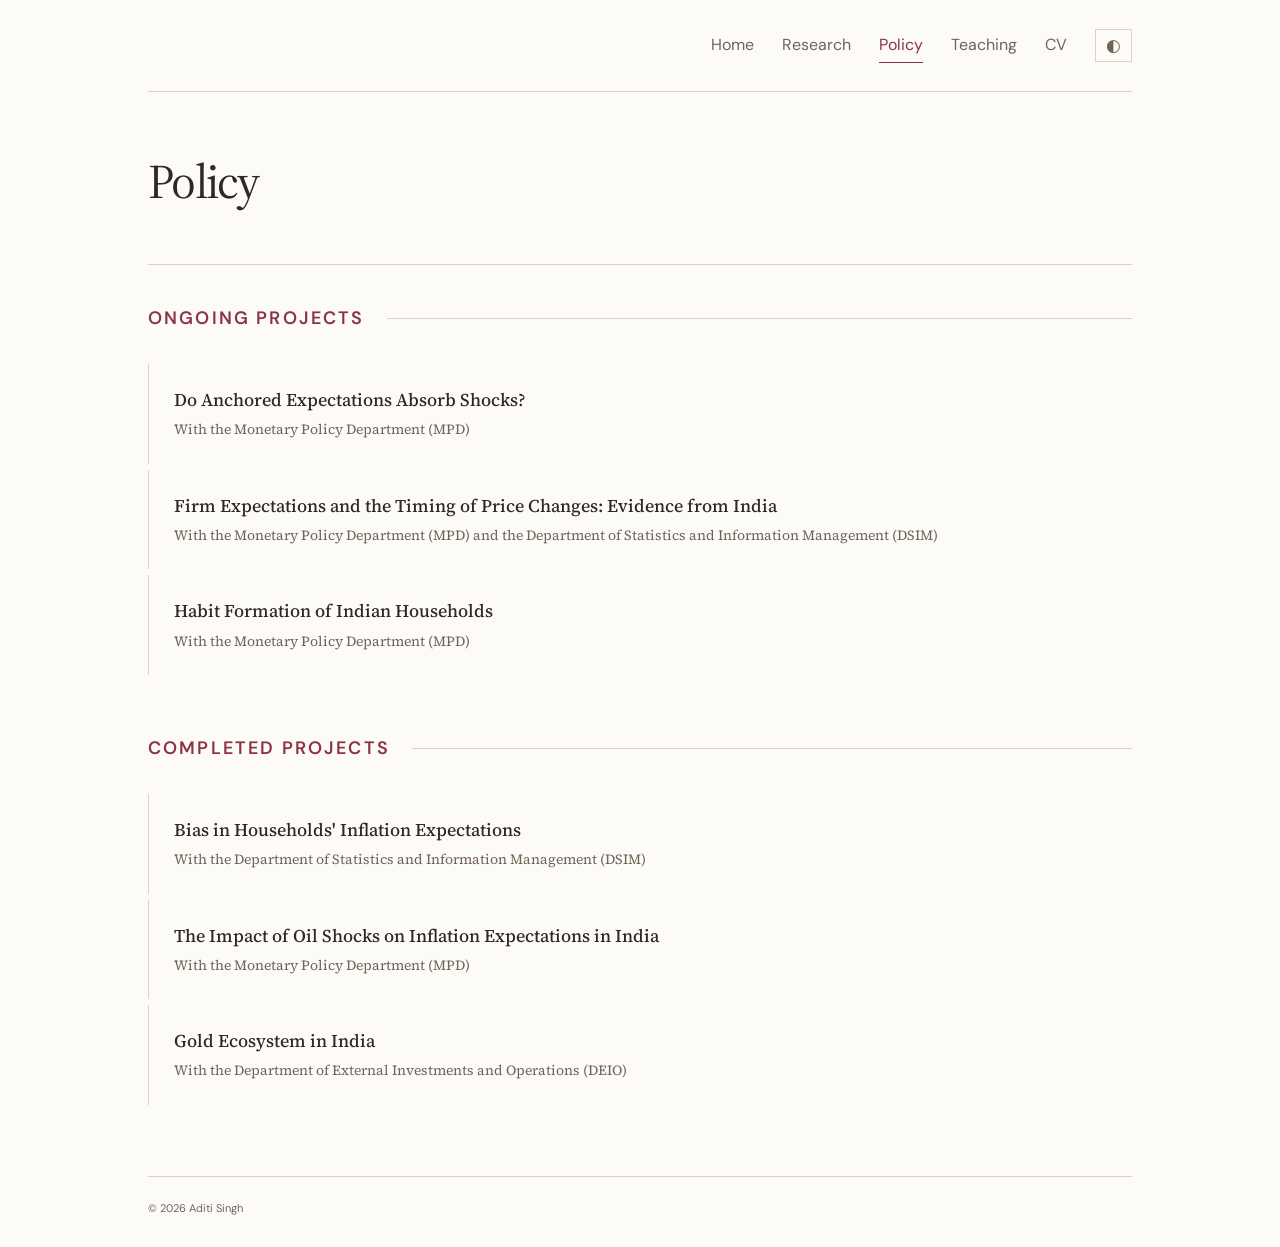
<file: policy/index.html>
<!doctype html><html lang="en" data-design="editorial-white-original" data-theme="light"><head><meta charset="utf-8"><meta name="viewport" content="width=device-width, initial-scale=1"><meta name="color-scheme" content="light dark"><meta name="description" content="Aditi Singh — Policy projects on inflation expectations, monetary policy, and Indian households."><link rel="canonical" href="https://www.aditi-singh.com/policy/"><title>Aditi Singh — Policy</title><link rel="icon" href="/favicon-light.svg"><link rel="stylesheet" href="/assets/styles.css?v=burgundy-ivory-20261028"><link rel="stylesheet" href="/assets/components.css?v=burgundy-ivory-20261028"><script src="/assets/theme-init.js"></script><script async src="https://www.googletagmanager.com/gtag/js?id=G-SK6R7P1T9W"></script>
  <script>
    window.dataLayer = window.dataLayer || [];
    function gtag(){dataLayer.push(arguments);}
    gtag('js', new Date());
    gtag('config', 'G-SK6R7P1T9W');
  </script>
</head><body><div class="site"><header class="site-header"><p class="header-affiliation">Economist · CAFRAL</p><nav aria-label="Main navigation"><a href="/" >Home</a><a href="/research/" >Research</a><a href="/policy/" aria-current="page">Policy</a><a href="/teaching/" >Teaching</a><a href="/CV.pdf" target="_blank" rel="noopener">CV</a></nav><button class="theme-toggle" aria-label="Switch to dark mode" aria-pressed="false" type="button"><span aria-hidden="true">◐</span></button></header><div class="site-layout"><main id="main-content"><div class="page-heading"><h1>Policy</h1></div><div class="long-content"><div class="section-header">
      <h2 class="section-label">Ongoing Projects</h2>
      <span class="section-rule"></span>
    </div>

    <article class="paper">
      <h2 class="paper-title">Do Anchored Expectations Absorb Shocks?</h2>
      <p class="paper-meta">With the Monetary Policy Department (MPD)</p>
    </article>

    <article class="paper">
      <h2 class="paper-title">Firm Expectations and the Timing of Price Changes: Evidence from India</h2>
      <p class="paper-meta">With the Monetary Policy Department (MPD) and the Department of Statistics and Information Management (DSIM)</p>
    </article>

    <article class="paper">
      <h2 class="paper-title">Habit Formation of Indian Households</h2>
      <p class="paper-meta">With the Monetary Policy Department (MPD)</p>
    </article>

    <div class="section-header">
      <h2 class="section-label">Completed Projects</h2>
      <span class="section-rule"></span>
    </div>

    <article class="paper">
      <h2 class="paper-title">Bias in Households' Inflation Expectations</h2>
      <p class="paper-meta">With the Department of Statistics and Information Management (DSIM)</p>
    </article>

    <article class="paper">
      <h2 class="paper-title">The Impact of Oil Shocks on Inflation Expectations in India</h2>
      <p class="paper-meta">With the Monetary Policy Department (MPD)</p>
    </article>

    <article class="paper">
      <h2 class="paper-title">Gold Ecosystem in India</h2>
      <p class="paper-meta">With the Department of External Investments and Operations (DEIO)</p>
    </article>

  </div></main></div><footer><span>© 2026 Aditi Singh</span></footer></div><script src="/assets/site.js?v=nav-16-1"></script></body></html>
</file>
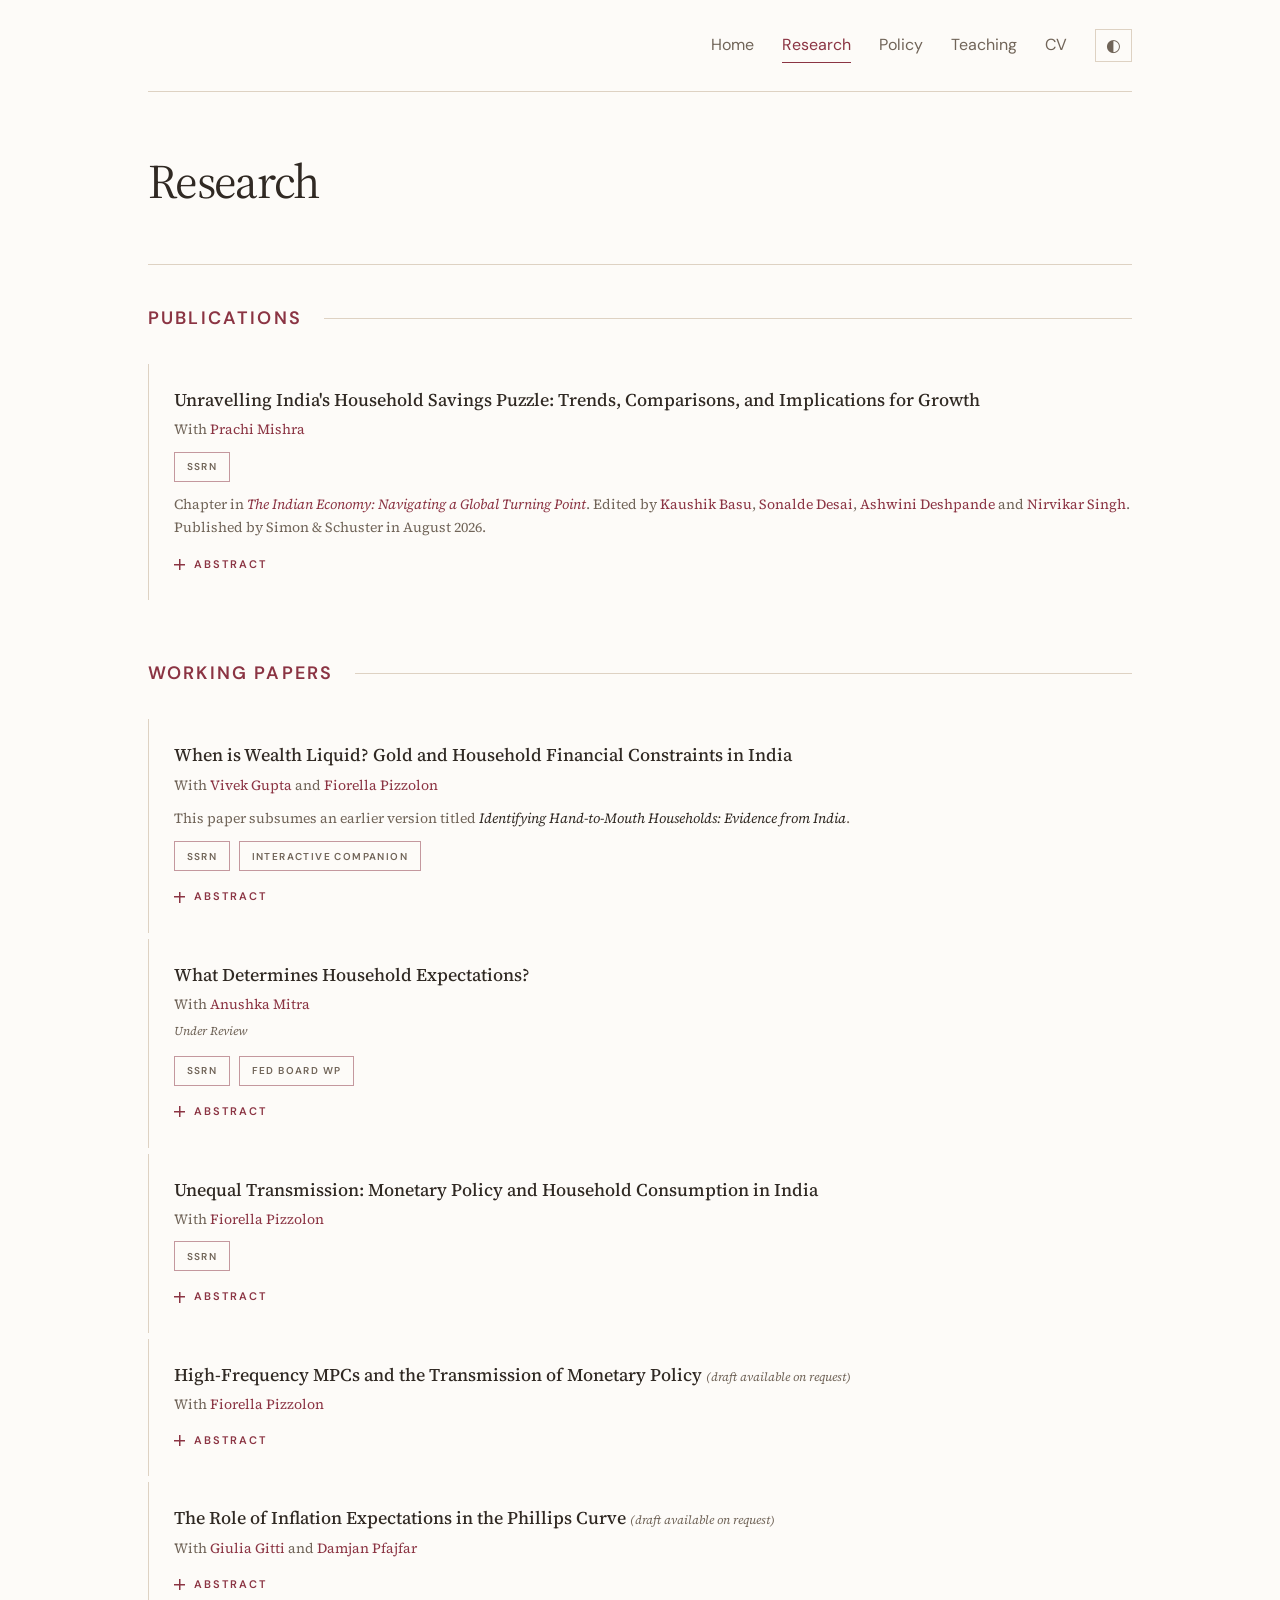
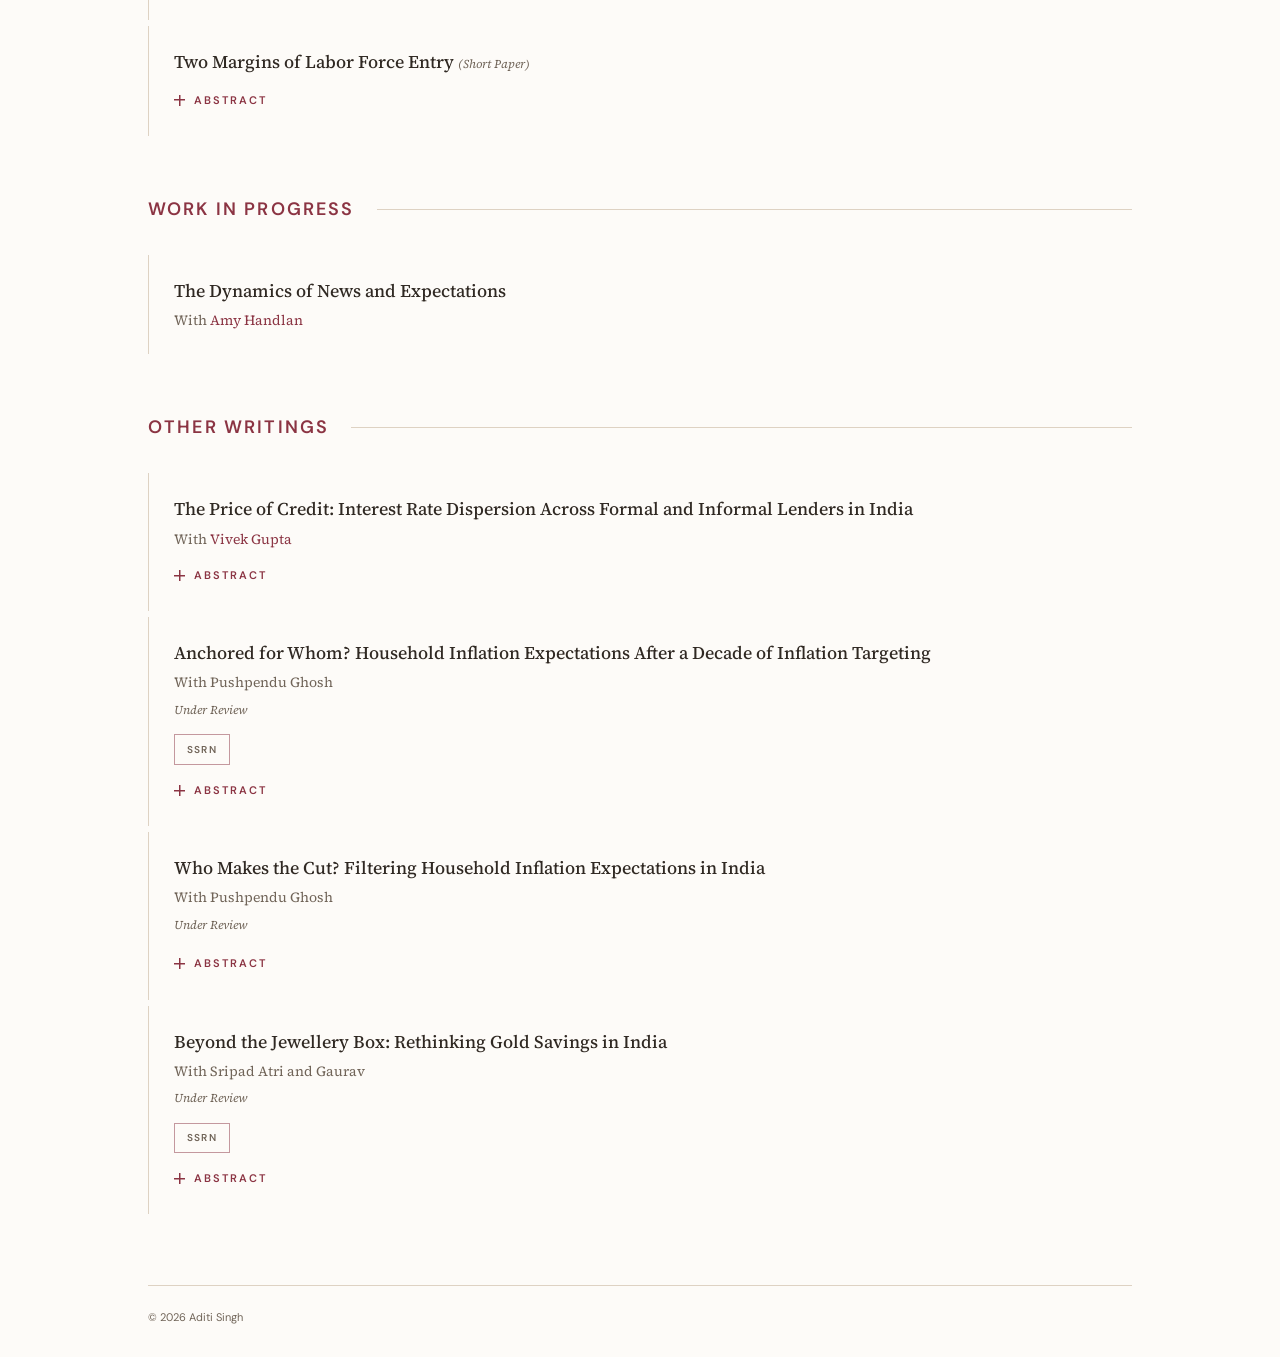
<file: research/index.html>
<!doctype html><html lang="en" data-design="editorial-white-original" data-theme="light"><head><meta charset="utf-8"><meta name="viewport" content="width=device-width, initial-scale=1"><meta name="color-scheme" content="light dark"><meta name="description" content="Aditi Singh — Research. Publications, working papers, work in progress, and other writings."><link rel="canonical" href="https://www.aditi-singh.com/research/"><title>Aditi Singh — Research</title><link rel="icon" href="/favicon-light.svg"><link rel="stylesheet" href="/assets/styles.css?v=burgundy-ivory-20261028"><link rel="stylesheet" href="/assets/components.css?v=burgundy-ivory-20261028"><script src="/assets/theme-init.js"></script><script async src="https://www.googletagmanager.com/gtag/js?id=G-SK6R7P1T9W"></script>
  <script>
    window.dataLayer = window.dataLayer || [];
    function gtag(){dataLayer.push(arguments);}
    gtag('js', new Date());
    gtag('config', 'G-SK6R7P1T9W');
  </script>
</head><body><div class="site"><header class="site-header"><p class="header-affiliation">Economist · CAFRAL</p><nav aria-label="Main navigation"><a href="/" >Home</a><a href="/research/" aria-current="page">Research</a><a href="/policy/" >Policy</a><a href="/teaching/" >Teaching</a><a href="/CV.pdf" target="_blank" rel="noopener">CV</a></nav><button class="theme-toggle" aria-label="Switch to dark mode" aria-pressed="false" type="button"><span aria-hidden="true">◐</span></button></header><div class="site-layout"><main id="main-content"><div class="page-heading"><h1>Research</h1></div><div class="long-content">


    <div class="section-header">
      <h2 class="section-label">Publications</h2>
      <span class="section-rule"></span>
    </div>

    <article class="paper">
      <h2 class="paper-title">
        <a href="https://papers.aditi-singh.com/India_Savings.pdf" target="_blank" rel="noopener">Unravelling India's Household Savings Puzzle: Trends, Comparisons, and Implications for Growth</a>
      </h2>
      <p class="paper-meta">With <a href="https://prachimishra.in/" target="_blank" rel="noopener noreferrer">Prachi Mishra</a></p>
      <div class="paper-links">
        <a class="paper-link" href="https://papers.ssrn.com/sol3/papers.cfm?abstract_id=5684682" target="_blank" rel="noopener noreferrer">SSRN</a>
      </div>
      <p class="paper-note">Chapter in <em><a href="https://www.simonandschuster.com/books/The-Indian-Economy/Kaushik-Basu/9789390343607" target="_blank" rel="noopener noreferrer">The Indian Economy: Navigating a Global Turning Point</a></em>. Edited by <a href="https://kaushikbasu.org/" target="_blank" rel="noopener noreferrer">Kaushik Basu</a>, <a href="https://www.sonaldedesai.org/" target="_blank" rel="noopener noreferrer">Sonalde Desai</a>, <a href="https://www.ashoka.edu.in/profile/ashwini-deshpande/" target="_blank" rel="noopener noreferrer">Ashwini Deshpande</a> and <a href="https://nirvikarsingh.sites.ucsc.edu/" target="_blank" rel="noopener noreferrer">Nirvikar Singh</a>. Published by Simon &amp; Schuster in August 2026.</p>
      <details class="abstract"><summary>Abstract</summary>
        <p class="abstract-text">The savings rate in the Indian economy has declined sharply since 2007 and approached a low of 29% of GDP in 2020. In this paper, we take a closer look at the historical evolution of aggregate savings in India, as well as its different components. We use a simple framework that seeks to explain the time variation in savings over the sample period. We find that increased prosperity more than explains the decline in savings of Indian households, while the decline in old age dependency was a major offset. Our baseline forecast implies a roughly 2 percentage point decline in household savings as a fraction of GDP over the next five years.</p>
      </details>
    </article>


    <div class="section-header">
      <h2 class="section-label">Working Papers</h2>
      <span class="section-rule"></span>
    </div>

    <article class="paper">
      <h2 class="paper-title">
        <a href="https://papers.aditi-singh.com/India_HtM.pdf" target="_blank" rel="noopener">When is Wealth Liquid? Gold and Household Financial Constraints in India</a>
      </h2>
      <p class="paper-meta">With <a href="https://vivekguptaecon.github.io/index.html" target="_blank" rel="noopener noreferrer">Vivek Gupta</a> and <a href="https://fiorella-pizzolon.github.io/index.html" target="_blank" rel="noopener noreferrer">Fiorella Pizzolon</a></p>
      <p class="paper-note version-note">This paper subsumes an earlier version titled <em>Identifying Hand-to-Mouth Households: Evidence from India</em>.</p>
      <div class="paper-links">
        <a class="paper-link" href="https://papers.ssrn.com/sol3/papers.cfm?abstract_id=5559305" target="_blank" rel="noopener noreferrer">SSRN</a>
        <a class="paper-link" href="https://www.aditi-singh.com/India-HtM/" target="_blank" rel="noopener noreferrer">Interactive companion</a>
      </div>
      <details class="abstract"><summary>Abstract</summary>
        <p class="abstract-text">This paper investigates the prevalence and characteristics of poor hand-to-mouth (P-HtM) and wealthy hand-to-mouth (W-HtM) households in India — an emerging economy where high household savings coexist with limited liquidity and weak credit access. Using a harmonized dataset that combines two nationally representative surveys, we construct household-level balance sheets including income, consumption, and liquid and illiquid assets. We classify households into poor and wealthy HtM categories following the methodology of Kaplan et al. (2014), and use a range of machine learning models to impute missing income data. Our findings indicate that while P-HtM households account for 2–5% of the population, W-HtM households comprise a much larger share — 15–27%, with total HtM prevalence ranging from 17–32%. Classifications based solely on net worth substantially understate this share. We also find that average propensities to consume are similar across HtM and non-HtM groups, highlighting the broader financial constraints facing Indian households. These results underscore the importance of distinguishing between liquidity and net worth when evaluating consumption behavior and the transmission of fiscal and monetary policy in developing economies.</p>
      </details>
    </article>

    <article class="paper">
      <h2 class="paper-title">
        <a href="https://papers.aditi-singh.com/Mitra_Singh_2026.pdf" target="_blank" rel="noopener">What Determines Household Expectations?</a>
      </h2>
      <p class="paper-meta">With <a href="https://anushkamitra.com/#about" target="_blank" rel="noopener noreferrer">Anushka Mitra</a></p>
      <span class="paper-status">Under Review</span>
      <div class="paper-links">
        <a class="paper-link" href="https://papers.ssrn.com/sol3/papers.cfm?abstract_id=4189773" target="_blank" rel="noopener noreferrer">SSRN</a>
        <a class="paper-link" href="https://www.federalreserve.gov/econres/ifdp/what-determines-household-expectations.htm" target="_blank" rel="noopener noreferrer">Fed Board WP</a>
      </div>
      <details class="abstract"><summary>Abstract</summary>
        <p class="abstract-text">This paper examines which macroeconomic signals shape household expectations and finds that unemployment shocks affect households expectations at least as much as inflation shocks. Using daily data on expectations, we identify announcement driven revisions and construct shock series under two benchmarks: sophisticated and naive. We demonstrate that labor market information significantly influences not only households’ subjective expectations about the economy, but also their expectations about inflation. Even in periods when inflation is decreasing, rising unemployment can significantly influence expectations. We also find evidence of state dependence, with households responding more to the variable that has been worsening.</p>
      </details>
    </article>

    <article class="paper">
      <h2 class="paper-title">
        <a href="https://papers.aditi-singh.com/India_MP.pdf" target="_blank" rel="noopener">Unequal Transmission: Monetary Policy and Household Consumption in India</a>
      </h2>
      <p class="paper-meta">With <a href="https://fiorella-pizzolon.github.io/index.html" target="_blank" rel="noopener noreferrer">Fiorella Pizzolon</a></p>
      <div class="paper-links">
        <a class="paper-link" href="https://papers.ssrn.com/sol3/papers.cfm?abstract_id=5615250" target="_blank" rel="noopener noreferrer">SSRN</a>
      </div>
      <details class="abstract"><summary>Abstract</summary>
        <p class="abstract-text">This paper provides new empirical evidence on the effects of monetary policy shocks on household consumption, income, and employment in a large developing economy. Using high-frequency identification of monetary surprises combined with local projection methods, we estimate dynamic impulse responses to both current and expected policy shocks. Our results indicate that a contractionary shock to the short-term policy rate raises consumption and income on impact but reduces them in the medium run, while employment declines persistently. In contrast, a contractionary shock to the expected path of future interest rates increases consumption and employment but lowers income. We also observe heterogeneity across socio-economic groups: rural households, those with lower education, women, younger and older workers, and lower-caste groups exhibit significantly larger consumption declines. A back-of-the-envelope calculation yields a marginal propensity to consume of about 40 percent out of transitory, policy-induced income changes. Our findings highlight the importance of distributional channels in shaping the aggregate transmission of monetary policy in developing economies.</p>
      </details>
    </article>

    <article class="paper">
      <h2 class="paper-title">High-Frequency MPCs and the Transmission of Monetary Policy <span class="paper-status">(draft available on request)</span></h2>
      <p class="paper-meta">With <a href="https://fiorella-pizzolon.github.io/index.html" target="_blank" rel="noopener noreferrer">Fiorella Pizzolon</a></p>
      <details class="abstract"><summary>Abstract</summary>
        <p class="abstract-text">The consumption response used to calibrate a model depends on both the observation frequency and the estimator. We study these choices using India’s Consumer Pyramids Household Survey. We calculate MPCs at four different frequencies: monthly, four months, annual and biennial, and study whether the frequency of the survey changes the estimate. We find these MPCs are 0.028, 0.088, 0.204 and 0.248 respectively, indicating that the estimates increase with the measurement window. We then calibrate a heterogeneous-agent New Keynesian (HANK) model using each estimate as an alternative MPC target. Fiscal responses differ substantially across these calibrations, while monetary responses vary less. These findings show that the measurement window used to estimate consumption responses can significantly affect a model’s policy predictions.</p>
      </details>
    </article>

    <article class="paper">
      <h2 class="paper-title">The Role of Inflation Expectations in the Phillips Curve <span class="paper-status">(draft available on request)</span></h2>
      <p class="paper-meta">With <a href="https://www.gittigiulia.com/" target="_blank" rel="noopener noreferrer">Giulia Gitti</a> and <a href="https://sites.google.com/site/dpfajfar/" target="_blank" rel="noopener noreferrer">Damjan Pfajfar</a></p>
      <details class="abstract"><summary>Abstract</summary>
        <p class="abstract-text">The U.S. Phillips curve estimated from cross-sectional variation across states has been flat for four decades. This conclusion rests on the assumption that inflation expectations do not vary systematically across regions; an assumption that evidence from behavioral macroeconomics contradicts. In this paper, we provide the first systematic attempt to relax it. We construct novel synthetic measures of household inflation expectations for U.S. metropolitan areas, combining Michigan Survey of Consumers microdata with regional demographic distributions from the American Community Survey. To address the endogeneity of expectations, we build a shift-share instrument from predetermined demographic shares and national cell-level expectation shocks. Estimating the Phillips curve across 21 metropolitan areas, we find that the roles of the expectation and unemployment channels reverse once their joint endogeneity is addressed. Before COVID (2005–2020), we estimate a flat Phillips curve and a strong expectation channel for headline inflation. After COVID (2021–2024), the pattern inverts: the expectations channel becomes small and insignificant, and a steep unemployment-inflation tradeoff re-emerges.</p>
      </details>
    </article>

    <article class="paper">
      <h2 class="paper-title">
        <a href="https://papers.aditi-singh.com/Margins%20of%20labor%20force%20entry.pdf" target="_blank" rel="noopener">Two Margins of Labor Force Entry</a>
        <span class="paper-status">(Short Paper)</span>
      </h2>
      <details class="abstract"><summary>Abstract</summary>
        <p class="abstract-text">People outside the labor force can enter through employment or unemployment. We ask whether job entry reveals participation movements that unemployment-entry history misses. Using the Current Population Survey data for the US, we use principal component analysis to ascertain whether stronger movement into jobs is associated with subsequent entry into unemployment within this population. We find that relative employment entry among nonparticipants without a recorded yes to wanting a job is significantly associated with more unemployment entry twelve months later. After seasonal and dynamic controls, a one-standard-deviation increase corresponds to 0.096 percentage points, about 7.0% of mean entry, thus indicating that the two margins contain complementary information.</p>
      </details>
    </article>


    <div class="section-header">
      <h2 class="section-label">Work in Progress</h2>
      <span class="section-rule"></span>
    </div>

    <article class="paper">
      <h2 class="paper-title">The Dynamics of News and Expectations</h2>
      <p class="paper-meta">With <a href="https://sites.google.com/view/amy-handlan/research" target="_blank" rel="noopener noreferrer">Amy Handlan</a></p>
    </article>


    <div class="section-header">
      <h2 class="section-label">Other Writings</h2>
      <span class="section-rule"></span>
    </div>

    <article class="paper">
      <h2 class="paper-title">
        <a href="https://papers.aditi-singh.com/Formal_Informal_Gap.pdf" target="_blank" rel="noopener">The Price of Credit: Interest Rate Dispersion Across Formal and Informal Lenders in India</a>
      </h2>
      <p class="paper-meta">With <a href="https://vivekguptaecon.github.io/index.html" target="_blank" rel="noopener noreferrer">Vivek Gupta</a></p>
      <details class="abstract"><summary>Abstract</summary>
        <p class="abstract-text">Indian households pay substantially higher interest rates on informal loans than on formal loans. We use loan-level data from the 2019 All-India Debt and Investment Survey to measure this gap and examine how it varies across borrowers, loan purposes, and locations. The average annual interest rate is 20.08 percent for informal credit and 11.78 percent for formal credit, a gap of 8.29 percentage points, or about 70 percent of the formal rate. Controlling for loan terms, household characteristics, and district fixed effects yields an informal premium of 15.7 percentage points. The premium ranges from 13.7 to 20.0 percentage points across loan purposes and is largest for medical treatment. Collateral is associated with lower rates in both markets, but the estimated discount does not differ significantly by lender type. Rural borrowers face a larger informal premium within the same state. Moreover, 9.8 percent of households hold both formal and informal debt, showing that access to formal credit can coexist with reliance on informal borrowing. These findings point to loan purpose and rural credit markets as central considerations in efforts to reduce household borrowing costs.</p>
      </details>
    </article>

    <article class="paper">
      <h2 class="paper-title">
        <a href="https://papers.aditi-singh.com/India_Anchoring.pdf" target="_blank" rel="noopener">Anchored for Whom? Household Inflation Expectations After a Decade of Inflation Targeting</a>
      </h2>
      <p class="paper-meta">With Pushpendu Ghosh</p>
      <span class="paper-status">Under Review</span>
      <div class="paper-links">
        <a class="paper-link" href="https://papers.ssrn.com/sol3/papers.cfm?abstract_id=7229058" target="_blank" rel="noopener noreferrer">SSRN</a>
      </div>
      <details class="abstract"><summary>Abstract</summary>
        <p class="abstract-text" data-updated="2026-08-07">India has completed a decade of flexible inflation targeting, and headline inflation has spent most of that decade inside the 2-6% tolerance band. Whether household expectations have become similarly anchored remains an open question. Using 65 waves of the Reserve Bank of India's Inflation Expectations Survey of Households (IESH)-approximately 335,000 responses collected between 2014 and 2025-we examine how broadly anchoring extends across Indian households. Around three salient shocks, one-year-ahead expectations moved in the direction the shock would predict: they fell by about 2 percentage points after demonetisation, rose by 1.8 points after the COVID-19 lockdown, and moved little on impact after the Russia-Ukraine war. Beneath the aggregate, expectations differ systematically across demographic groups. Older respondents, retired individuals, and residents of Tier 1 cities report higher expected inflation, as do women at the one-year horizon. The gap between the demographic profile with the highest predicted expectations and the profile with the lowest is on the order of two percentage points, half the width of the tolerance band. The pandemic reshuffled this heterogeneity, narrowing age differences and widening occupational ones. These patterns suggest that anchoring is better read as a distribution than as a single measure, and they help identify the household groups for whom targeted central-bank communication may yield the greatest gains.</p>
      </details>
    </article>

    <article class="paper">
      <h2 class="paper-title">
        <a href="https://papers.aditi-singh.com/India_Bias.pdf" target="_blank" rel="noopener">Who Makes the Cut? Filtering Household Inflation Expectations in India</a>
      </h2>
      <p class="paper-meta">With Pushpendu Ghosh</p>
      <span class="paper-status">Under Review</span>
      <details class="abstract"><summary>Abstract</summary>
        <p class="abstract-text">The persistent gap between household inflation expectations and measured inflation complicates the interpretation of surveys for monetary policy. Using the Reserve Bank of India’s Inflation Expectations Survey of Households microdata for 2014–25, this article examines forecast bias, reporting patterns and the consequences of filtering responses. Households overpredict urban consumer price inflation by about five percentage points on average, with greater overprediction in the post-pandemic sample, particularly at the one-year horizon. Calendar patterns explain little individual variation, while rounding and the open-ended upper response category shape the reported distribution. Filters based on proximity between current inflation perceptions and official CPI bring aggregate expectations closer to realised inflation, but exclude substantial shares of responses. The three- and four-percentage-point bands retain 47.3% and 56.5% of observations, respectively. For monetary policy, closer agreement with CPI must be weighed against whose expectations remain in the measure.</p>
      </details>
    </article>

    <article class="paper">
      <h2 class="paper-title">
        <a href="https://papers.aditi-singh.com/India_Gold.pdf" target="_blank" rel="noopener">Beyond the Jewellery Box: Rethinking Gold Savings in India</a>
      </h2>
      <p class="paper-meta">With Sripad Atri and Gaurav</p>
      <span class="paper-status">Under Review</span>
      <div class="paper-links">
        <a class="paper-link" href="https://papers.ssrn.com/sol3/papers.cfm?abstract_id=7529758" target="_blank" rel="noopener noreferrer">SSRN</a>
      </div>
      <details class="abstract"><summary>Abstract</summary>
        <p class="abstract-text">India spent nearly $72 billion on gold imports in 2025–26, despite its substantial domestic holdings. This article argues that reducing import dependence requires distinguishing gold held for consumption from gold held for investment. Jewellery’s cultural and emotional significance limits households’ willingness to release it, while investment holdings offer greater scope for substitution towards financial assets. Reviewing India’s existing gold schemes and drawing lessons from Indonesia, the article proposes a regulatory framework that makes digital gold accessible and trustworthy through clear customer rights, verified backing, secure custody and reliable withdrawals. A separate, voluntary connection to bank deposits and lending could make existing domestic gold available to jewellers. Digitalisation alone, however, need not reduce imports if providers purchase equivalent quantities of new gold to support household balances. The policy priority is therefore to build credible financial alternatives to physical gold while enabling domestic holdings to replace imported supply.</p>
      </details>
    </article>


    </div></main></div><footer><span>© 2026 Aditi Singh</span></footer></div><script src="/assets/site.js?v=nav-16-1"></script></body></html>
</file>
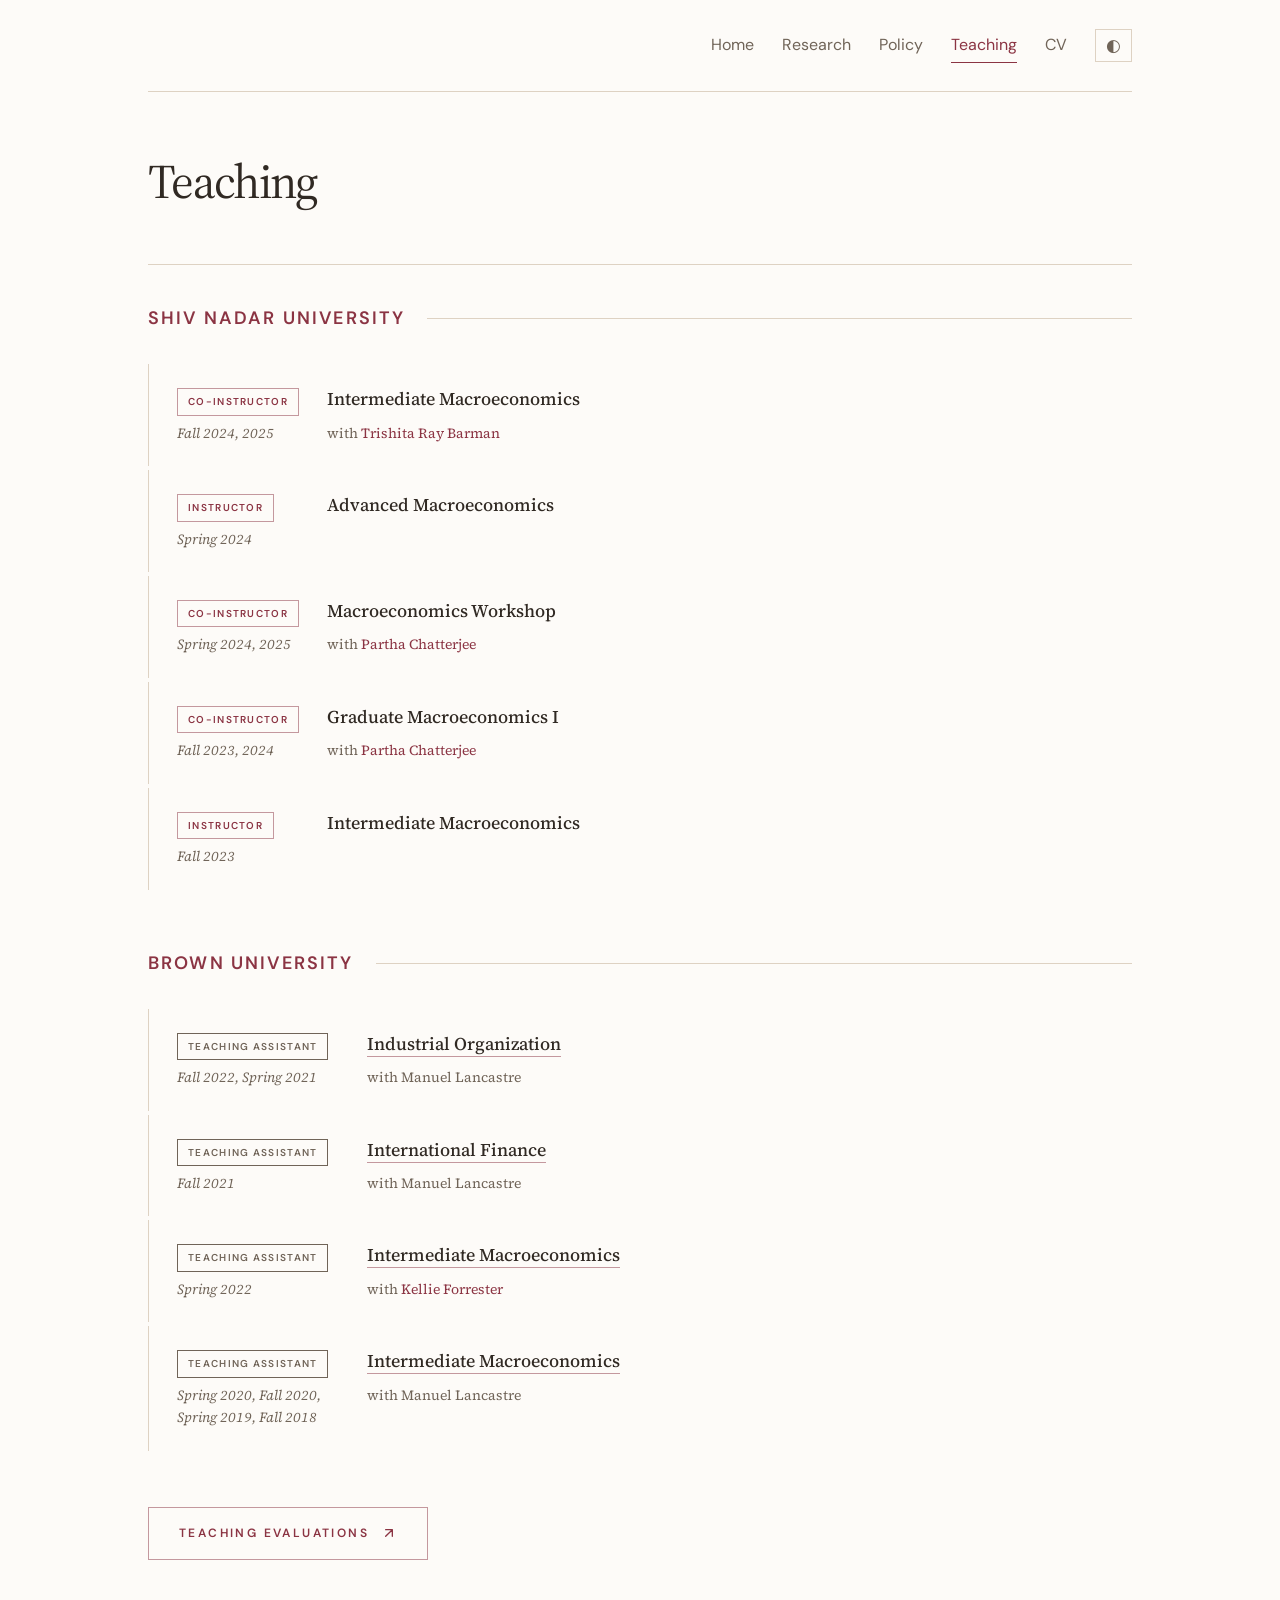
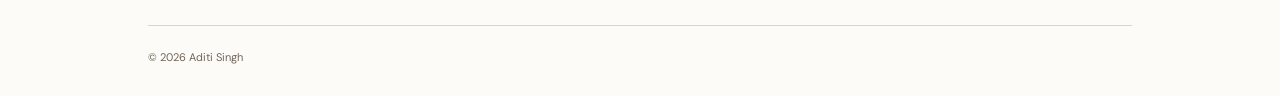
<file: teaching/index.html>
<!doctype html><html lang="en" data-design="editorial-white-original" data-theme="light"><head><meta charset="utf-8"><meta name="viewport" content="width=device-width, initial-scale=1"><meta name="color-scheme" content="light dark"><meta name="description" content="Aditi Singh — Teaching at Shiv Nadar University and Brown University."><link rel="canonical" href="https://www.aditi-singh.com/teaching/"><title>Aditi Singh — Teaching</title><link rel="icon" href="/favicon-light.svg"><link rel="stylesheet" href="/assets/styles.css?v=burgundy-ivory-20261028"><link rel="stylesheet" href="/assets/components.css?v=burgundy-ivory-20261028"><script src="/assets/theme-init.js"></script><script async src="https://www.googletagmanager.com/gtag/js?id=G-SK6R7P1T9W"></script>
  <script>
    window.dataLayer = window.dataLayer || [];
    function gtag(){dataLayer.push(arguments);}
    gtag('js', new Date());
    gtag('config', 'G-SK6R7P1T9W');
  </script>
</head><body><div class="site"><header class="site-header"><p class="header-affiliation">Economist · CAFRAL</p><nav aria-label="Main navigation"><a href="/" >Home</a><a href="/research/" >Research</a><a href="/policy/" >Policy</a><a href="/teaching/" aria-current="page">Teaching</a><a href="/CV.pdf" target="_blank" rel="noopener">CV</a></nav><button class="theme-toggle" aria-label="Switch to dark mode" aria-pressed="false" type="button"><span aria-hidden="true">◐</span></button></header><div class="site-layout"><main id="main-content"><div class="page-heading"><h1>Teaching</h1></div><div class="long-content">


    <div class="section-header">
      <h2 class="section-label">Shiv Nadar University</h2>
      <span class="section-rule"></span>
    </div>

    <article class="course">
      <div class="course-top">
        <span class="course-role">Co-Instructor</span>
        <span class="course-name">Intermediate Macroeconomics</span>
      </div>
      <p class="course-meta"><em>Fall 2024, 2025</em><span class="course-with">with <a href="https://snu.edu.in/faculty/trishita-ray-baraman/" target="_blank" rel="noopener noreferrer">Trishita Ray Barman</a></span></p>
    </article>

    <article class="course">
      <div class="course-top">
        <span class="course-role">Instructor</span>
        <span class="course-name">Advanced Macroeconomics</span>
      </div>
      <p class="course-meta"><em>Spring 2024</em></p>
    </article>

    <article class="course">
      <div class="course-top">
        <span class="course-role">Co-Instructor</span>
        <span class="course-name">Macroeconomics Workshop</span>
      </div>
      <p class="course-meta"><em>Spring 2024, 2025</em><span class="course-with">with <a href="https://www.parthachatterjee.net/" target="_blank" rel="noopener noreferrer">Partha Chatterjee</a></span></p>
    </article>

    <article class="course">
      <div class="course-top">
        <span class="course-role">Co-Instructor</span>
        <span class="course-name">Graduate Macroeconomics I</span>
      </div>
      <p class="course-meta"><em>Fall 2023, 2024</em><span class="course-with">with <a href="https://www.parthachatterjee.net/" target="_blank" rel="noopener noreferrer">Partha Chatterjee</a></span></p>
    </article>

    <article class="course">
      <div class="course-top">
        <span class="course-role">Instructor</span>
        <span class="course-name">Intermediate Macroeconomics</span>
      </div>
      <p class="course-meta"><em>Fall 2023</em></p>
    </article>


    <div class="section-header">
      <h2 class="section-label">Brown University</h2>
      <span class="section-rule"></span>
    </div>

    <article class="course">
      <div class="course-top">
        <span class="course-role ta">Teaching Assistant</span>
        <span class="course-name"><a href="https://papers.aditi-singh.com/IO.pdf" target="_blank" rel="noopener noreferrer">Industrial Organization</a></span>
      </div>
      <p class="course-meta"><em>Fall 2022, Spring 2021</em><span class="course-with">with Manuel Lancastre</span></p>
    </article>

    <article class="course">
      <div class="course-top">
        <span class="course-role ta">Teaching Assistant</span>
        <span class="course-name"><a href="https://papers.aditi-singh.com/International%20finance.pdf" target="_blank" rel="noopener noreferrer">International Finance</a></span>
      </div>
      <p class="course-meta"><em>Fall 2021</em><span class="course-with">with Manuel Lancastre</span></p>
    </article>

    <article class="course">
      <div class="course-top">
        <span class="course-role ta">Teaching Assistant</span>
        <span class="course-name"><a href="https://papers.aditi-singh.com/Intermediate%20macro.pdf" target="_blank" rel="noopener noreferrer">Intermediate Macroeconomics</a></span>
      </div>
      <p class="course-meta"><em>Spring 2022</em><span class="course-with">with <a href="https://sites.google.com/brown.edu/kellie-forrester/home" target="_blank" rel="noopener noreferrer">Kellie Forrester</a></span></p>
    </article>

    <article class="course">
      <div class="course-top">
        <span class="course-role ta">Teaching Assistant</span>
        <span class="course-name"><a href="https://papers.aditi-singh.com/Intermediate%20Macro%20M.pdf" target="_blank" rel="noopener noreferrer">Intermediate Macroeconomics</a></span>
      </div>
      <p class="course-meta"><em>Spring 2020, Fall 2020, Spring 2019, Fall 2018</em><span class="course-with">with Manuel Lancastre</span></p>
    </article>


    <div class="evals-wrap">
      <a class="evals-btn" href="https://papers.aditi-singh.com/Teaching%20evaluations.pdf" target="_blank" rel="noopener noreferrer">
        Teaching Evaluations
        <svg viewBox="0 0 24 24" aria-hidden="true">
          <path d="M7 17L17 7M17 7H7M17 7v10"/>
        </svg>
      </a>
    </div>

  </div></main></div><footer><span>© 2026 Aditi Singh</span></footer></div><script src="/assets/site.js?v=nav-16-1"></script></body></html>
</file>
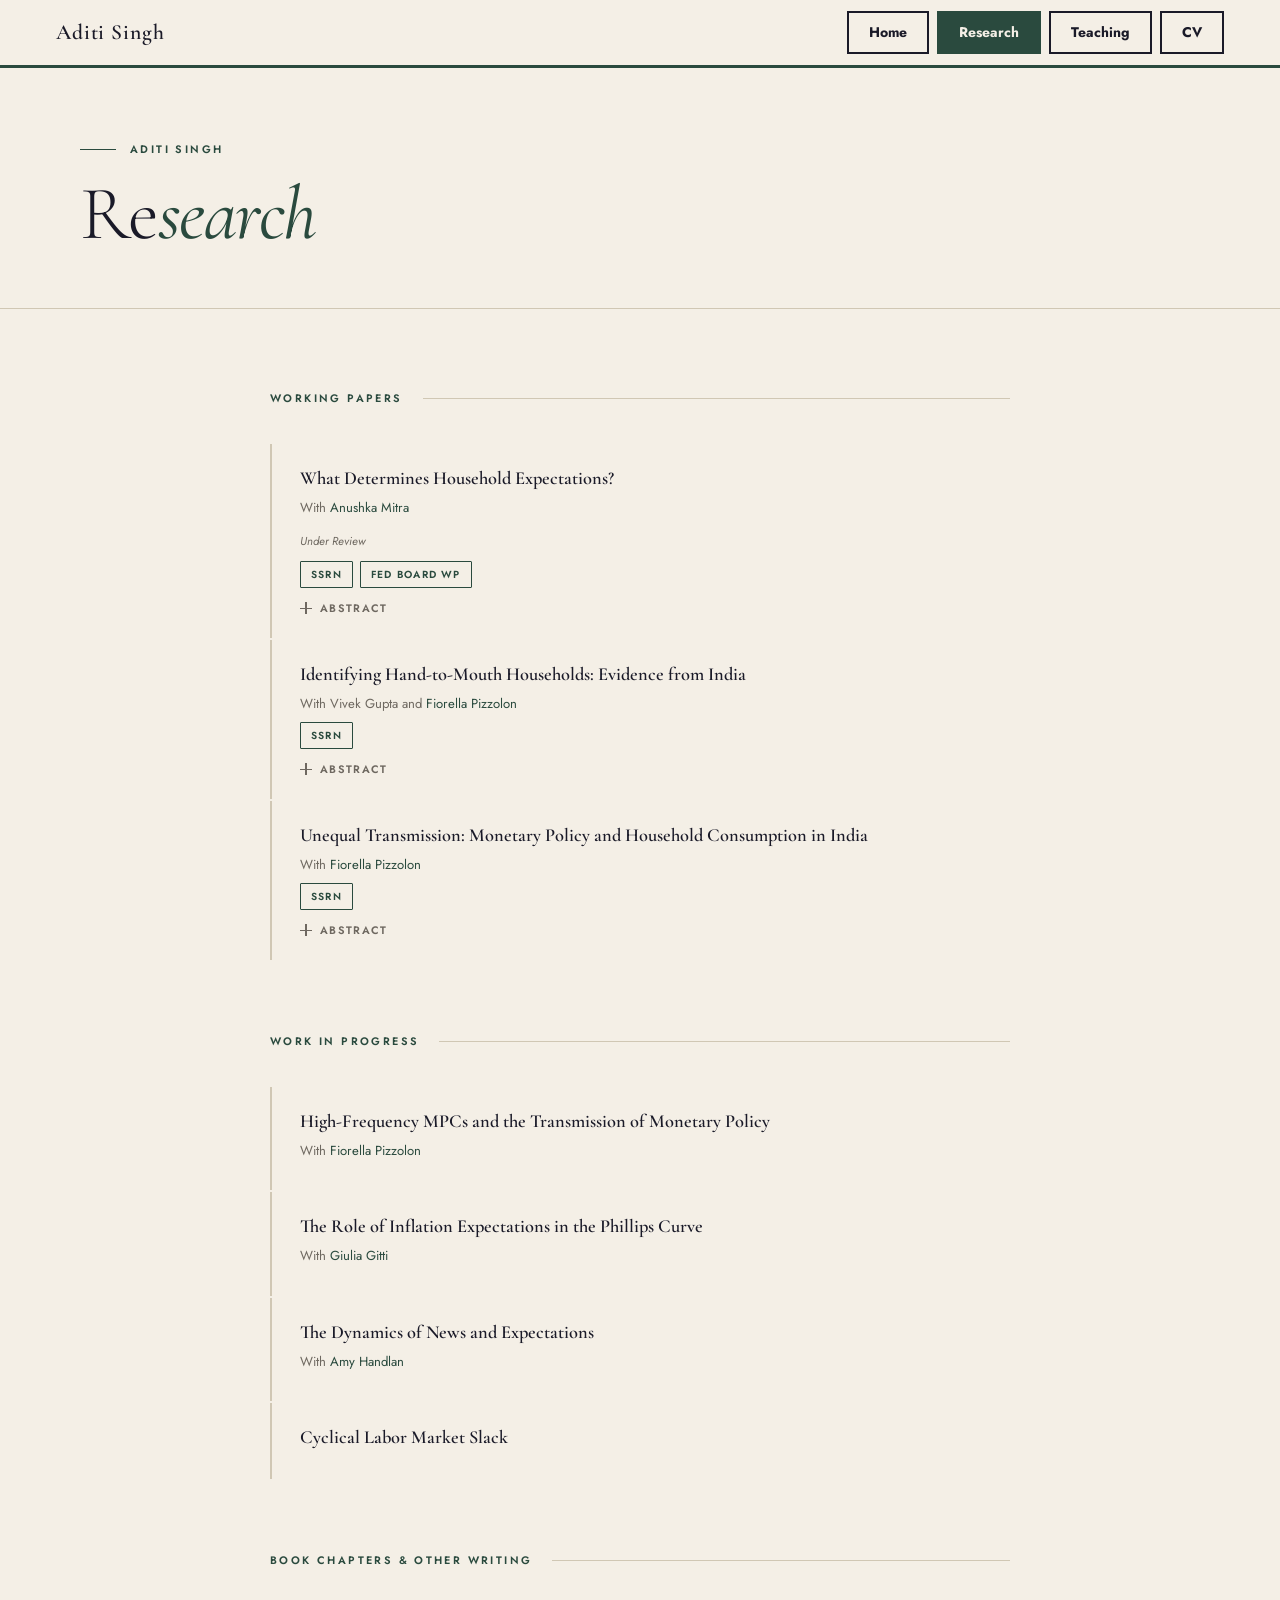
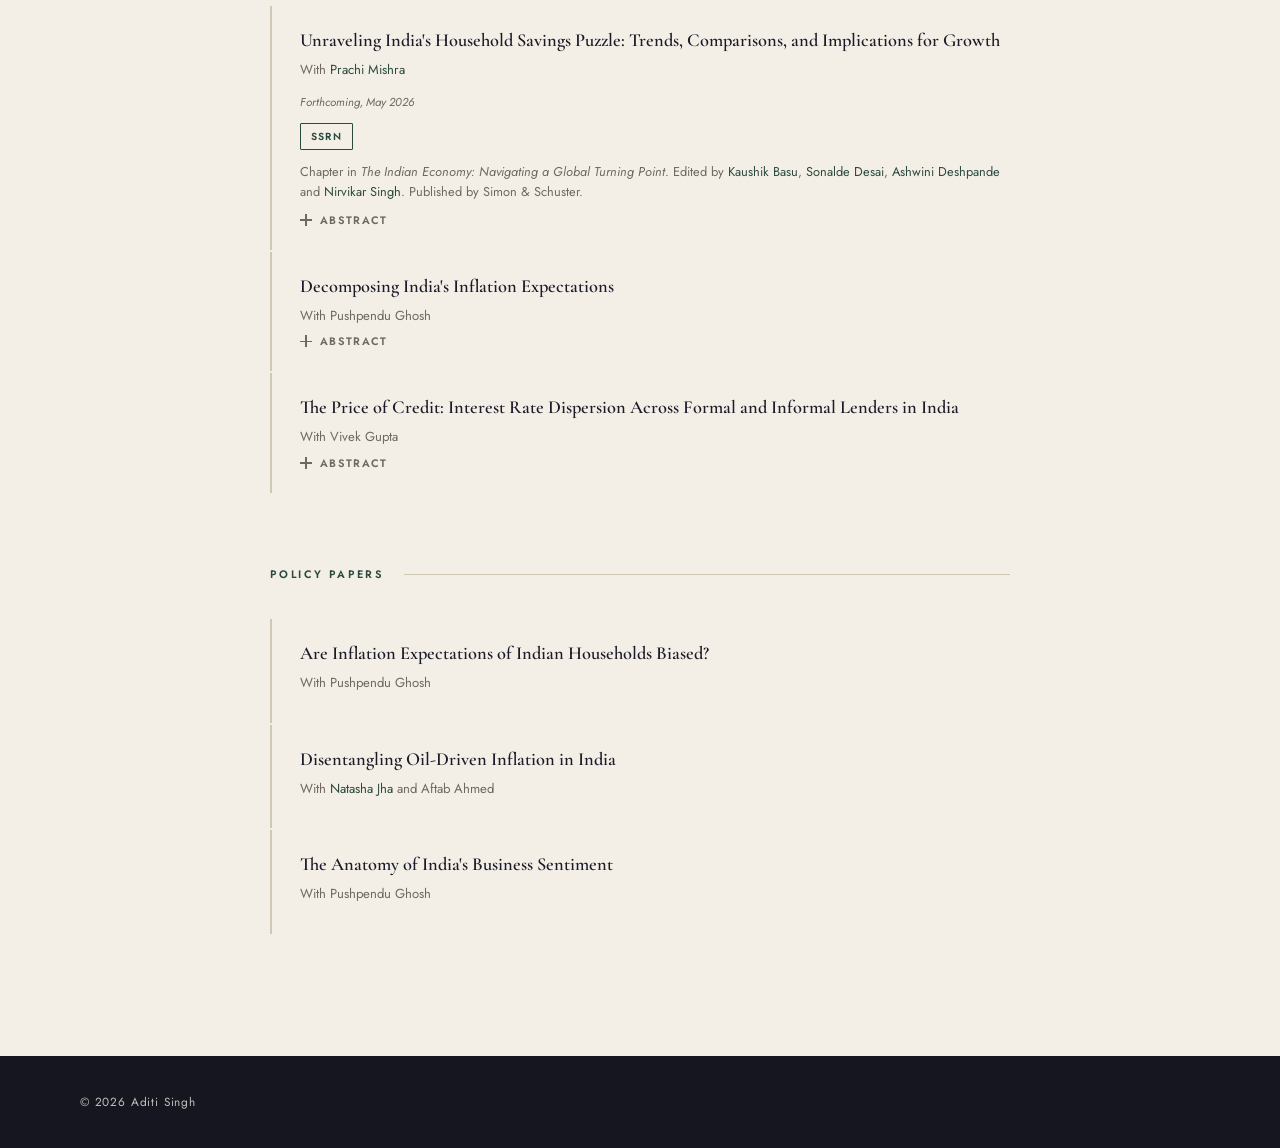
<file: research.html>
<!DOCTYPE html>
<html lang="en">
<head>
  <meta charset="UTF-8">
  <meta name="viewport" content="width=device-width, initial-scale=1.0">
  <meta name="description" content="Aditi Singh — Research. Working papers, work in progress, book chapters, and policy papers.">
  <meta name="color-scheme" content="light">
  <title>Aditi Singh — Research</title>

  <link rel="preconnect" href="https://fonts.googleapis.com">
  <link rel="preconnect" href="https://fonts.gstatic.com" crossorigin>
  <link href="https://fonts.googleapis.com/css2?family=Cormorant+Garamond:ital,wght@0,300;0,400;0,500;0,600;1,300;1,400;1,500&family=Jost:wght@300;400;500;600&display=swap" rel="stylesheet">

  <style>
    *, *::before, *::after { box-sizing: border-box; margin: 0; padding: 0; }

    :root {
      color-scheme: light;
      --cream:      #f4efe6;
      --cream-mid:  #ede6d8;
      --ink:        #1a1a28;
      --forest:     #2a4a3e;
      --muted:      #6e6860;
      --border:     #d0c7b4;
      --nav-h:      68px;
    }

    html { scroll-behavior: smooth; }

    body {
      background: var(--cream);
      color: var(--ink);
      font-family: 'Jost', sans-serif;
      font-weight: 400;
      line-height: 1.7;
      overflow-x: hidden;
    }

    /* grain removed */

    /* ━━━━ NAV ━━━━ */
    nav {
      position: fixed;
      top: 0;
      left: 0;
      right: 0;
      height: var(--nav-h);
      display: flex;
      align-items: center;
      justify-content: space-between;
      padding: 0 56px;
      background: #f4efe6;
      border-bottom: 3px solid #2a4a3e;
      z-index: 99999;
    }

    .nav-logo {
      font-family: 'Cormorant Garamond', serif;
      font-size: 1.35rem;
      font-weight: 600;
      letter-spacing: 0.04em;
      color: #1a1a28;
      text-decoration: none;
    }

    .nav-links { display: flex; gap: 8px; list-style: none; align-items: center; }
    .nav-links li { display: block; }
    .nav-links a {
      display: inline-block;
      font-size: 14px;
      font-weight: bold;
      color: #1a1a28;
      background: transparent;
      text-decoration: none;
      padding: 8px 20px;
      border: 2px solid #1a1a28;
    }
    .nav-links a:hover { background: #2a4a3e; color: #f4efe6; border-color: #2a4a3e; }
    .nav-links a.active { background: #2a4a3e; color: #f4efe6; border-color: #2a4a3e; }
    /* ━━━━ PAGE HEADER ━━━━ */
    .page-header {
      padding-top: calc(var(--nav-h) + 72px);
      padding-bottom: 56px;
      padding-inline: 80px;
      border-bottom: 1px solid var(--border);
    }

    .page-eyebrow {
      display: flex;
      align-items: center;
      gap: 14px;
      font-size: 0.68rem;
      font-weight: 600;
      letter-spacing: 0.22em;
      text-transform: uppercase;
      color: var(--forest);
      margin-bottom: 18px;
    }
    .eyebrow-line { width: 36px; height: 1px; background: var(--forest); flex-shrink: 0; }

    .page-title {
      font-family: 'Cormorant Garamond', serif;
      font-size: clamp(44px, 6vw, 76px);
      font-weight: 300;
      line-height: 1.0;
      letter-spacing: -0.02em;
      color: var(--ink);
    }
    .page-title em { font-style: italic; color: var(--forest); font-weight: 400; }

    /* ━━━━ MAIN CONTENT ━━━━ */
    .content {
      max-width: 820px;
      margin: 0 auto;
      padding: 80px 40px 120px;
    }

    /* ━━━━ SECTION HEADER ━━━━ */
    .section-header {
      display: flex;
      align-items: center;
      gap: 20px;
      margin-bottom: 36px;
      margin-top: 72px;
    }
    .section-header:first-child { margin-top: 0; }

    .section-label {
      font-size: 0.68rem;
      font-weight: 600;
      letter-spacing: 0.22em;
      text-transform: uppercase;
      color: var(--forest);
      white-space: nowrap;
    }
    .section-rule { flex: 1; height: 1px; background: var(--border); }

    /* ━━━━ PAPER CARD ━━━━ */
    .paper {
      border-left: 2px solid var(--border);
      padding: 22px 0 22px 28px;
      margin-bottom: 2px;
      transition: border-color 0.3s;
    }
    .paper:hover { border-color: var(--forest); }

    .paper-title {
      font-family: 'Cormorant Garamond', serif;
      font-size: 1.15rem;
      font-weight: 600;
      line-height: 1.35;
      color: var(--ink);
      margin-bottom: 7px;
    }
    .paper-title a {
      color: inherit;
      text-decoration: none;
      transition: color 0.2s;
    }
    .paper-title a:hover { color: var(--forest); }

    .paper-meta {
      font-size: 0.82rem;
      color: var(--muted);
      margin-bottom: 8px;
      line-height: 1.5;
    }
    .paper-meta a { color: var(--forest); text-decoration: none; transition: opacity 0.2s; }
    .paper-meta a:hover { opacity: 0.7; }

    .paper-status {
      display: inline-block;
      font-size: 0.72rem;
      font-weight: 400;
      font-style: italic;
      color: var(--muted);
      margin-bottom: 10px;
    }

    .paper-links {
      display: flex;
      flex-wrap: wrap;
      gap: 7px;
      margin-bottom: 12px;
    }
    .paper-link {
      font-size: 0.64rem;
      font-weight: 600;
      letter-spacing: 0.12em;
      text-transform: uppercase;
      color: var(--forest);
      text-decoration: none;
      border: 1px solid var(--forest);
      padding: 4px 10px;
      border-radius: 1px;
      transition: background 0.2s, color 0.2s;
    }
    .paper-link:hover { background: var(--forest); color: var(--cream); }

    .paper-note {
      font-size: 0.8rem;
      color: var(--muted);
      line-height: 1.55;
      margin-bottom: 10px;
    }
    .paper-note a { color: var(--forest); text-decoration: none; }
    .paper-note a:hover { opacity: 0.7; }

    /* abstract toggle */
    .abstract-toggle {
      background: none;
      border: none;
      cursor: pointer;
      font-family: 'Jost', sans-serif;
      font-size: 0.68rem;
      font-weight: 600;
      letter-spacing: 0.12em;
      text-transform: uppercase;
      color: var(--muted);
      padding: 0;
      display: flex;
      align-items: center;
      gap: 8px;
      transition: color 0.2s;
      margin-top: 4px;
    }
    .abstract-toggle:hover { color: var(--ink); }

    .toggle-icon {
      display: inline-block;
      width: 12px;
      height: 12px;
      position: relative;
      flex-shrink: 0;
    }
    .toggle-icon::before,
    .toggle-icon::after {
      content: '';
      position: absolute;
      background: currentColor;
      transition: transform 0.25s, opacity 0.25s;
    }
    .toggle-icon::before { width: 12px; height: 1.5px; top: 5.25px; left: 0; }
    .toggle-icon::after  { width: 1.5px; height: 12px; top: 0; left: 5.25px; }
    .abstract-toggle.open .toggle-icon::after { transform: rotate(90deg); opacity: 0; }

    .abstract-body {
      max-height: 0;
      overflow: hidden;
      transition: max-height 0.55s cubic-bezier(0.4, 0, 0.2, 1);
    }
    .abstract-body.open { max-height: 900px; }

    .abstract-text {
      font-family: 'Cormorant Garamond', serif;
      font-size: 1.0rem;
      line-height: 1.8;
      color: var(--ink);
      opacity: 0.82;
      padding-top: 16px;
      text-align: justify;
    }

    /* ━━━━ REVEAL ━━━━ */
    .reveal {
      opacity: 0;
      transform: translateY(22px);
      transition: opacity 0.7s ease, transform 0.7s ease;
    }
    .reveal.in { opacity: 1; transform: none; }
    .reveal-d1 { transition-delay: 0.08s; }
    .reveal-d2 { transition-delay: 0.16s; }
    .reveal-d3 { transition-delay: 0.24s; }

    /* ━━━━ FOOTER ━━━━ */
    footer {
      background: #161620;
      color: rgba(244, 239, 230, 0.78);
      padding: 36px 80px;
      display: flex;
      justify-content: space-between;
      align-items: center;
      font-size: 0.74rem;
      letter-spacing: 0.07em;
    }
    footer a { color: rgba(244, 239, 230, 0.78); text-decoration: none; transition: color 0.2s; }
    footer a:hover { color: var(--cream); }
    /* ━━━━ RESPONSIVE ━━━━ */
    @media (max-width: 900px) {
      nav { padding: 0 28px; }
      .nav-links { gap: 4px; }
      .page-header { padding-inline: 32px; padding-top: calc(var(--nav-h) + 48px); }
      .content { padding: 60px 28px 80px; }
      footer { flex-direction: column; gap: 16px; padding: 28px 32px; text-align: center; }
    }
    /* ━━━━ HAMBURGER ━━━━ */
    .nav-burger {
      display: none;
      flex-direction: column;
      justify-content: center;
      gap: 5px;
      width: 36px;
      height: 36px;
      background: none;
      border: none;
      cursor: pointer;
      padding: 4px;
      z-index: 600;
    }
    .nav-burger span {
      display: block;
      width: 22px;
      height: 1.5px;
      background: var(--ink);
      border-radius: 2px;
      transition: transform 0.3s, opacity 0.3s;
      transform-origin: center;
    }
    .nav-burger.open span:nth-child(1) { transform: translateY(6.5px) rotate(45deg); }
    .nav-burger.open span:nth-child(2) { opacity: 0; }
    .nav-burger.open span:nth-child(3) { transform: translateY(-6.5px) rotate(-45deg); }
    .mobile-menu {
      display: none;
      position: fixed;
      top: var(--nav-h);
      left: 0;
      right: 0;
      width: 100%;
      background: rgba(244, 239, 230, 0.97);
      backdrop-filter: blur(20px) saturate(1.4);
      -webkit-backdrop-filter: blur(20px) saturate(1.4);
      border-bottom: 1px solid var(--border);
      z-index: 490;
      padding: 16px 28px 24px;
      flex-direction: column;
      gap: 4px;
    }
    .mobile-menu.open { display: flex; }
    .mobile-menu a {
      font-size: 0.72rem;
      font-weight: 500;
      letter-spacing: 0.14em;
      text-transform: uppercase;
      color: var(--ink);
      text-decoration: none;
      padding: 11px 14px;
      border: 1px solid transparent;
      border-radius: 2px;
      transition: color 0.2s, border-color 0.2s, background 0.2s;
    }
    .mobile-menu a:hover { color: var(--ink); border-color: var(--border); }
    .mobile-menu a.active { color: var(--forest); border-color: var(--forest); background: rgba(42,74,62,0.06); }    @media (max-width: 360px) {
      .nav-links { display: none; }
      .nav-burger { display: flex; }
    }
  </style>
</head>
<body>

  <!-- ── Navigation ── -->
  <nav id="site-nav">
    <a class="nav-logo" href="index.html">Aditi Singh</a>
    <ul class="nav-links">
      <li><a href="index.html">Home</a></li>
      <li><a href="research.html" class="active">Research</a></li>
      <li><a href="teaching.html">Teaching</a></li>
      <li><a href="https://papers.aditi-singh.com/CV.pdf" target="_blank">CV</a></li>
    </ul>
    <button class="nav-burger" id="nav-burger" aria-label="Open menu" aria-expanded="false">
      <span></span><span></span><span></span>
    </button>
  </nav>

  <!-- ── Mobile Menu ── -->
  <div class="mobile-menu" id="mobile-menu" role="navigation" aria-label="Mobile navigation">
    <a href="index.html">Home</a>
    <a href="research.html" class="active">Research</a>
    <a href="teaching.html">Teaching</a>
    <a href="https://papers.aditi-singh.com/CV.pdf" target="_blank">CV</a>
  </div>

  <!-- ── Page Header ── -->
  <header class="page-header">
    <p class="page-eyebrow"><span class="eyebrow-line"></span>Aditi Singh</p>
    <h1 class="page-title">Re<em>search</em></h1>
  </header>

  <!-- ── Content ── -->
  <main class="content">

    <!-- ── Working Papers ── -->
    <div class="section-header reveal">
      <span class="section-label">Working Papers</span>
      <span class="section-rule"></span>
    </div>

    <article class="paper reveal reveal-d1">
      <h2 class="paper-title">
        <a href="https://papers.ssrn.com/sol3/papers.cfm?abstract_id=4189773" target="_blank">What Determines Household Expectations?</a>
      </h2>
      <p class="paper-meta">With <a href="https://anushkamitra.com/#about" target="_blank">Anushka Mitra</a></p>
      <span class="paper-status">Under Review</span>
      <div class="paper-links">
        <a class="paper-link" href="https://papers.ssrn.com/sol3/papers.cfm?abstract_id=4189773" target="_blank">SSRN</a>
        <a class="paper-link" href="https://www.federalreserve.gov/econres/ifdp/what-determines-household-expectations.htm" target="_blank">Fed Board WP</a>
      </div>
      <button class="abstract-toggle" aria-expanded="false">
        <span class="toggle-icon"></span>Abstract
      </button>
      <div class="abstract-body">
        <p class="abstract-text">This paper examines which macroeconomic signals shape household expectations and finds that unemployment shocks play a more influential role than inflation shocks. Using daily data, we identify which announcements prompt households to revise their expectations. We construct two shock series — assuming households are either sophisticated or naive — based on the surprise components of announcements. Labor market news strongly influences both general economic sentiment and inflation expectations. Even when inflation rises and unemployment falls, households respond more to unemployment shocks. Most changes in inflation expectations are driven by labor market shocks. During negative supply and demand shocks, unemployment remains the dominant driver.</p>
      </div>
    </article>

    <article class="paper reveal reveal-d2">
      <h2 class="paper-title">
        <a href="https://papers.ssrn.com/sol3/papers.cfm?abstract_id=5559305" target="_blank">Identifying Hand-to-Mouth Households: Evidence from India</a>
      </h2>
      <p class="paper-meta">With Vivek Gupta and <a href="https://sites.google.com/virginia.edu/fiorellapizzolon/home?authuser=0" target="_blank">Fiorella Pizzolon</a></p>
      <div class="paper-links">
        <a class="paper-link" href="https://papers.ssrn.com/sol3/papers.cfm?abstract_id=5559305" target="_blank">SSRN</a>
      </div>
      <button class="abstract-toggle" aria-expanded="false">
        <span class="toggle-icon"></span>Abstract
      </button>
      <div class="abstract-body">
        <p class="abstract-text">This paper investigates the prevalence and characteristics of poor hand-to-mouth (P-HtM) and wealthy hand-to-mouth (W-HtM) households in India — an emerging economy where high household savings coexist with limited liquidity and weak credit access. Using a harmonized dataset that combines two nationally representative surveys, we construct household-level balance sheets including income, consumption, and liquid and illiquid assets. We classify households into poor and wealthy HtM categories following the methodology of Kaplan et al. (2014), and use a range of machine learning models to impute missing income data. Our findings indicate that while P-HtM households account for 2–5% of the population, W-HtM households comprise a much larger share — 15–27%, with total HtM prevalence ranging from 17–32%. Classifications based solely on net worth substantially understate this share. We also find that average propensities to consume are similar across HtM and non-HtM groups, highlighting the broader financial constraints facing Indian households. These results underscore the importance of distinguishing between liquidity and net worth when evaluating consumption behavior and the transmission of fiscal and monetary policy in developing economies.</p>
      </div>
    </article>

    <article class="paper reveal reveal-d3">
      <h2 class="paper-title">
        <a href="https://papers.ssrn.com/sol3/papers.cfm?abstract_id=5615250" target="_blank">Unequal Transmission: Monetary Policy and Household Consumption in India</a>
      </h2>
      <p class="paper-meta">With <a href="https://sites.google.com/virginia.edu/fiorellapizzolon/home?authuser=0" target="_blank">Fiorella Pizzolon</a></p>
      <div class="paper-links">
        <a class="paper-link" href="https://papers.ssrn.com/sol3/papers.cfm?abstract_id=5615250" target="_blank">SSRN</a>
      </div>
      <button class="abstract-toggle" aria-expanded="false">
        <span class="toggle-icon"></span>Abstract
      </button>
      <div class="abstract-body">
        <p class="abstract-text">This paper provides new empirical evidence on the effects of monetary policy shocks on household consumption, income, and employment in a large developing economy. Using high-frequency identification of monetary surprises combined with local projection methods, we estimate dynamic impulse responses to both current and expected policy shocks. Our results indicate that a contractionary shock to the short-term policy rate raises consumption and income on impact but reduces them in the medium run, while employment declines persistently. In contrast, a contractionary shock to the expected path of future interest rates increases consumption and employment but lowers income. We also observe heterogeneity across socio-economic groups: rural households, those with lower education, women, younger and older workers, and lower-caste groups exhibit significantly larger consumption declines. A back-of-the-envelope calculation yields a marginal propensity to consume of about 40 percent out of transitory, policy-induced income changes. Our findings highlight the importance of distributional channels in shaping the aggregate transmission of monetary policy in developing economies.</p>
      </div>
    </article>

    <!-- ── Work in Progress ── -->
    <div class="section-header reveal">
      <span class="section-label">Work in Progress</span>
      <span class="section-rule"></span>
    </div>

    <article class="paper reveal reveal-d1">
      <h2 class="paper-title">High-Frequency MPCs and the Transmission of Monetary Policy</h2>
      <p class="paper-meta">With <a href="https://sites.google.com/virginia.edu/fiorellapizzolon/home?authuser=0" target="_blank">Fiorella Pizzolon</a></p>
    </article>

    <article class="paper reveal reveal-d2">
      <h2 class="paper-title">The Role of Inflation Expectations in the Phillips Curve</h2>
      <p class="paper-meta">With <a href="https://www.gittigiulia.com/" target="_blank">Giulia Gitti</a></p>
    </article>

    <article class="paper reveal reveal-d3">
      <h2 class="paper-title">The Dynamics of News and Expectations</h2>
      <p class="paper-meta">With <a href="https://sites.google.com/view/amy-handlan/research" target="_blank">Amy Handlan</a></p>
    </article>

    <article class="paper reveal">
      <h2 class="paper-title">Cyclical Labor Market Slack</h2>
    </article>

    <!-- ── Book Chapters / Other Writing ── -->
    <div class="section-header reveal">
      <span class="section-label">Book Chapters &amp; Other Writing</span>
      <span class="section-rule"></span>
    </div>

    <article class="paper reveal reveal-d1">
      <h2 class="paper-title">
        <a href="https://papers.ssrn.com/sol3/papers.cfm?abstract_id=5684682" target="_blank">Unraveling India's Household Savings Puzzle: Trends, Comparisons, and Implications for Growth</a>
      </h2>
      <p class="paper-meta">With <a href="https://prachimishra.in/" target="_blank">Prachi Mishra</a></p>
      <span class="paper-status">Forthcoming, May 2026</span>
      <div class="paper-links">
        <a class="paper-link" href="https://papers.ssrn.com/sol3/papers.cfm?abstract_id=5684682" target="_blank">SSRN</a>
      </div>
      <p class="paper-note">Chapter in <em>The Indian Economy: Navigating a Global Turning Point</em>. Edited by <a href="https://kaushikbasu.org/" target="_blank">Kaushik Basu</a>, <a href="https://www.sonaldedesai.org/" target="_blank">Sonalde Desai</a>, <a href="https://www.ashoka.edu.in/profile/ashwini-deshpande/" target="_blank">Ashwini Deshpande</a> and <a href="https://nirvikarsingh.sites.ucsc.edu/" target="_blank">Nirvikar Singh</a>. Published by Simon &amp; Schuster.</p>
      <button class="abstract-toggle" aria-expanded="false" style="margin-top: 10px;">
        <span class="toggle-icon"></span>Abstract
      </button>
      <div class="abstract-body">
        <p class="abstract-text">The savings rate in the Indian economy has declined sharply since 2007 and approached a low of 29% of GDP in 2020. In this paper, we take a closer look at the historical evolution of aggregate savings in India, as well as its different components. We use a simple framework that seeks to explain the time variation in savings over the sample period. We find that increased prosperity more than explains the decline in savings of Indian households, while the decline in old age dependency was a major offset. Our baseline forecast implies a roughly 2 percentage point decline in household savings as a fraction of GDP over the next five years.</p>
      </div>
    </article>

    <article class="paper reveal reveal-d2">
      <h2 class="paper-title">Decomposing India's Inflation Expectations</h2>
      <p class="paper-meta">With Pushpendu Ghosh</p>
      <button class="abstract-toggle" aria-expanded="false">
        <span class="toggle-icon"></span>Abstract
      </button>
      <div class="abstract-body">
        <p class="abstract-text">Using repeated cross-sections from the Reserve Bank of India's Inflation Expectations Survey of Households (IESH), this paper documents the evolution and heterogeneity of household inflation expectations in India. We construct consistent measures of short- and medium-term expectations and show that aggregate expectations co-move strongly with realized inflation, exhibiting persistent upward shifts during high-inflation episodes. Exploiting rich demographic variation, we uncover substantial and time-varying heterogeneity: women and younger people report systematically higher and more volatile expectations, while men and older age groups display relatively more anchored beliefs. These findings provide new stylized facts on expectation formation in a large emerging economy and have implications for monetary policy transmission and communication.</p>
      </div>
    </article>

    <article class="paper reveal reveal-d3">
      <h2 class="paper-title">The Price of Credit: Interest Rate Dispersion Across Formal and Informal Lenders in India</h2>
      <p class="paper-meta">With Vivek Gupta</p>
      <button class="abstract-toggle" aria-expanded="false">
        <span class="toggle-icon"></span>Abstract
      </button>
      <div class="abstract-body">
        <p class="abstract-text">We document the structure of interest rates faced by Indian households across formal and informal credit sources using the All India Debt and Investment Survey (AIDIS) 2019. Despite decades of financial sector reform, a substantial share of household borrowing in India occurs outside the formal system, and the rates borrowers pay vary widely both across and within sectors. We find that informal rates exceed formal rates by roughly 15–20 percentage points on average, with professional moneylenders charging the highest rates. Observable borrower and loan characteristics account for less than half of the formal-informal gap, and residual gaps are largest for SC/ST households and those in the bottom asset quintiles, suggesting that unequal access, rather than unequal risk, drives much of the dispersion.</p>
      </div>
    </article>

    <!-- ── Policy Papers ── -->
    <div class="section-header reveal">
      <span class="section-label">Policy Papers</span>
      <span class="section-rule"></span>
    </div>

    <article class="paper reveal reveal-d1">
      <h2 class="paper-title">Are Inflation Expectations of Indian Households Biased?</h2>
      <p class="paper-meta">With Pushpendu Ghosh</p>
    </article>

    <article class="paper reveal reveal-d2">
      <h2 class="paper-title">Disentangling Oil-Driven Inflation in India</h2>
      <p class="paper-meta">With <a href="https://natashajha.github.io/" target="_blank">Natasha Jha</a> and Aftab Ahmed</p>
    </article>

    <article class="paper reveal reveal-d3">
      <h2 class="paper-title">The Anatomy of India's Business Sentiment</h2>
      <p class="paper-meta">With Pushpendu Ghosh</p>
    </article>

  </main>

  <!-- ── Footer ── -->
  <footer>
    <p>© 2026 Aditi Singh</p>
  </footer>

  <script>
    // Nav scroll shadow
    const nav = document.getElementById('site-nav');
    window.addEventListener('scroll', () => {
      nav.classList.toggle('scrolled', window.scrollY > 20);
    }, { passive: true });

    // Hamburger menu
    const burger = document.getElementById('nav-burger');
    const mobileMenu = document.getElementById('mobile-menu');
    burger.addEventListener('click', () => {
      const isOpen = mobileMenu.classList.toggle('open');
      burger.classList.toggle('open', isOpen);
      burger.setAttribute('aria-expanded', String(isOpen));
    });
    mobileMenu.querySelectorAll('a').forEach(a => {
      a.addEventListener('click', () => {
        mobileMenu.classList.remove('open');
        burger.classList.remove('open');
        burger.setAttribute('aria-expanded', 'false');
      });
    });

    // Scroll reveal
    const reveals = document.querySelectorAll('.reveal');
    const io = new IntersectionObserver(entries => {
      entries.forEach(e => {
        if (e.isIntersecting) { e.target.classList.add('in'); io.unobserve(e.target); }
      });
    }, { threshold: 0.1 });
    reveals.forEach(el => io.observe(el));

    // Abstract toggle
    document.querySelectorAll('.abstract-toggle').forEach(btn => {
      btn.addEventListener('click', () => {
        const body = btn.nextElementSibling;
        const isOpen = body.classList.contains('open');
        body.classList.toggle('open', !isOpen);
        btn.classList.toggle('open', !isOpen);
        btn.setAttribute('aria-expanded', String(!isOpen));
      });
    });
  </script>

</body>
</html>
</file>
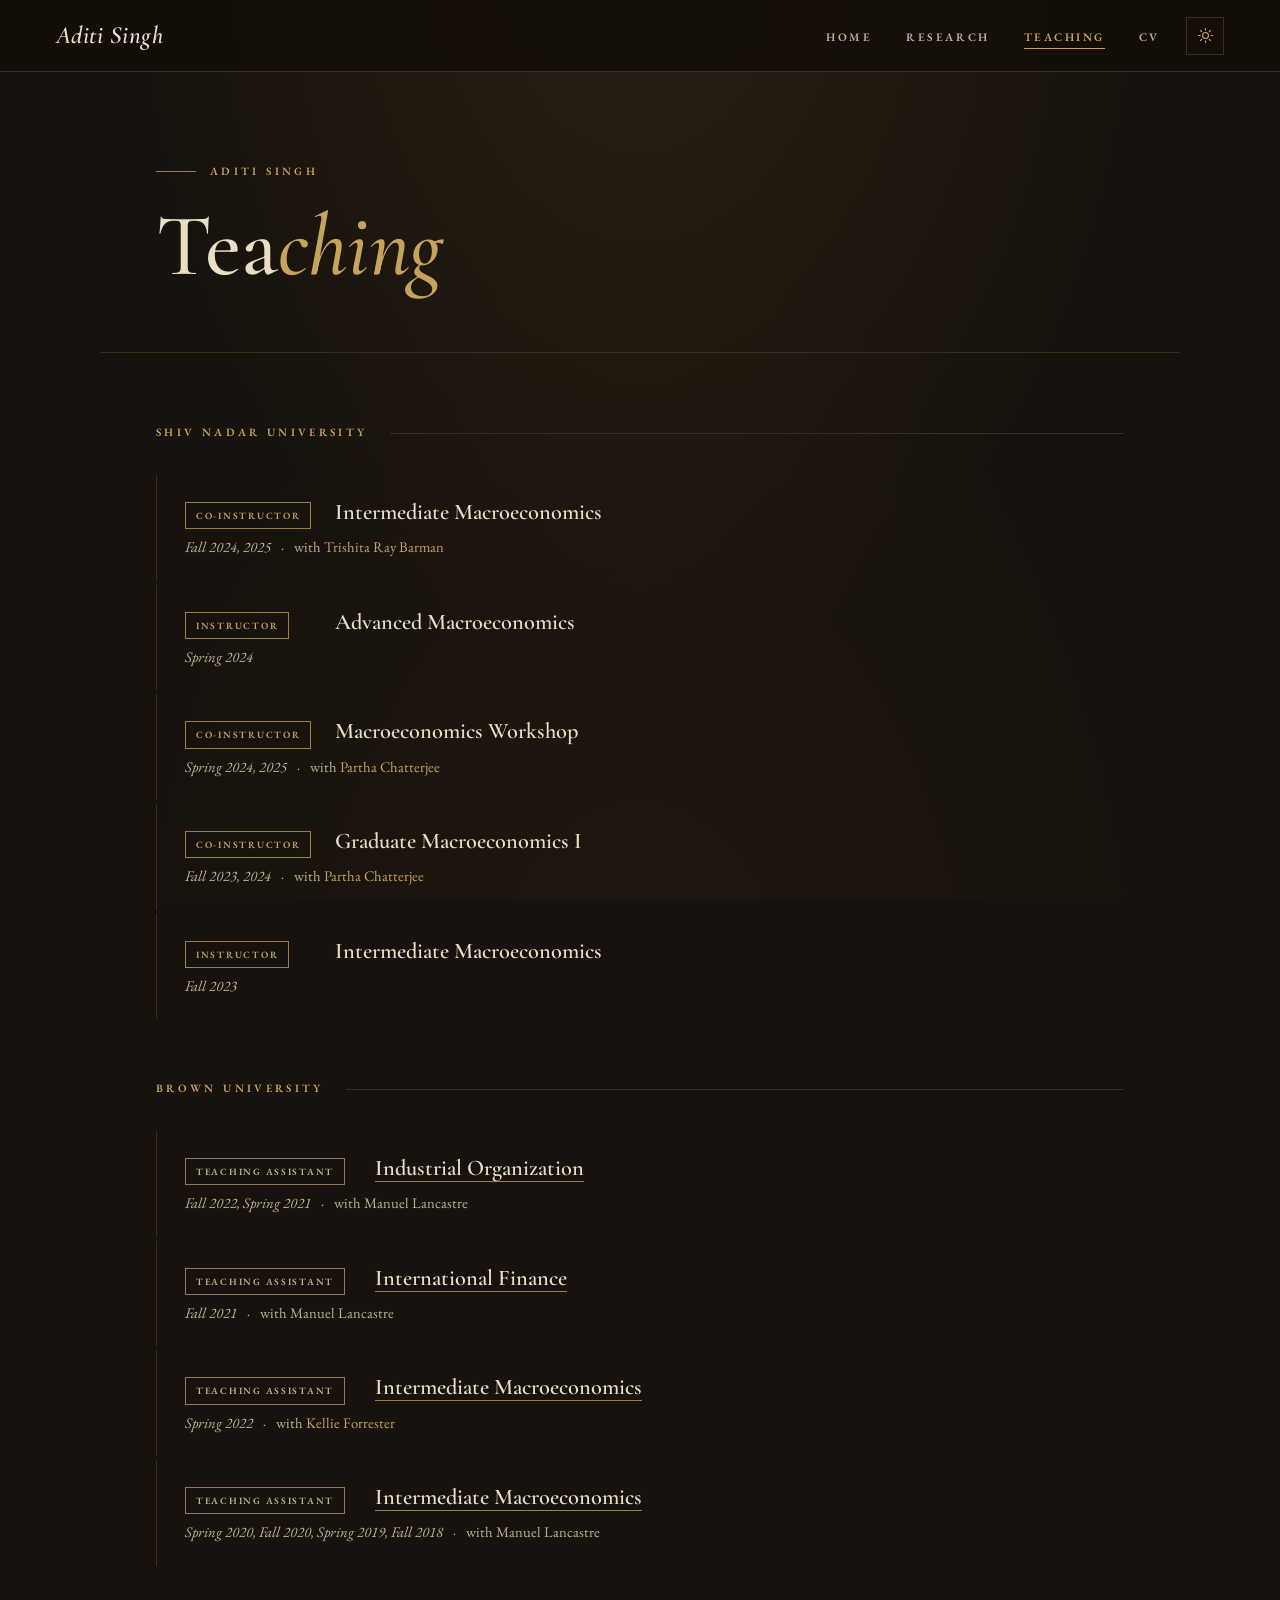
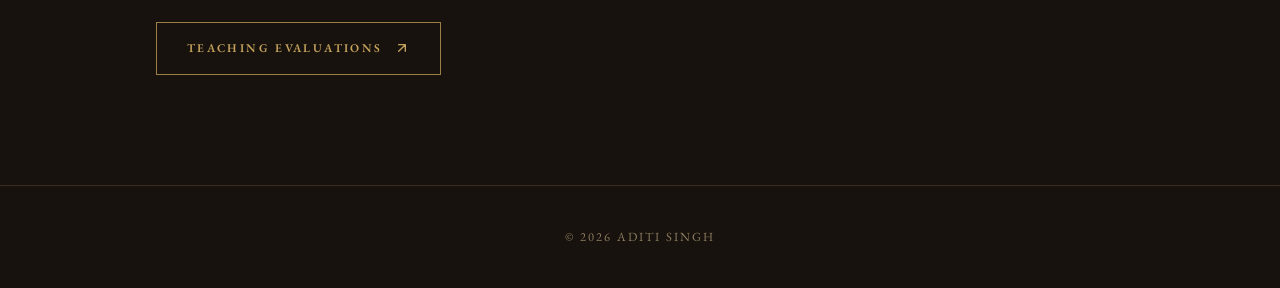
<file: dark-academia/teaching.html>
<!DOCTYPE html>
<html lang="en">
<head>
  <meta charset="UTF-8">
  <meta name="viewport" content="width=device-width, initial-scale=1.0">
  <meta name="description" content="Aditi Singh — Teaching. Courses at Shiv Nadar University and Brown University.">
  <meta name="color-scheme" content="dark">
  <title>Aditi Singh &mdash; Teaching</title>

  <link rel="preconnect" href="https://fonts.googleapis.com">
  <link rel="preconnect" href="https://fonts.gstatic.com" crossorigin>
  <link href="https://fonts.googleapis.com/css2?family=Cormorant+Garamond:ital,wght@0,400;0,500;0,600;0,700;1,400;1,500;1,600&family=EB+Garamond:ital,wght@0,400;0,500;0,600;1,400&display=swap" rel="stylesheet">

  <style>
    *, *::before, *::after { box-sizing: border-box; margin: 0; padding: 0; }

    :root {
      color-scheme: dark;
      --bg:        #17120d;
      --bg-2:      #1f1810;
      --bg-3:      #261d14;
      --paper:     #e9ddc5;
      --paper-dim: #c2b291;
      --muted:     #8c7c60;
      --gold:      #c5a35c;
      --gold-soft: #9d7f45;
      --oxblood:   #7d3a33;
      --line:      #3a2f1f;
      --nav-bg:    rgba(20, 15, 10, 0.86);
      --menu-bg:   rgba(20, 15, 10, 0.98);
      --nav-h:     72px;
    }

    :root[data-theme="light"] {
      color-scheme: light;
      --bg:        #f0e7d3;
      --bg-2:      #e9dcc1;
      --bg-3:      #e3d5b6;
      --paper:     #2e2417;
      --paper-dim: #5f5236;
      --muted:     #8a785a;
      --gold:      #876722;
      --gold-soft: #a9883f;
      --oxblood:   #7d3a33;
      --line:      #cdbd97;
      --nav-bg:    rgba(243, 235, 218, 0.9);
      --menu-bg:   rgba(243, 235, 218, 0.98);
    }

    :root[data-theme="light"] body {
      background-image:
        radial-gradient(ellipse at 50% -10%, #f8f1de 0%, rgba(248,241,222,0) 55%),
        radial-gradient(ellipse at 50% 120%, #e6d9bc 0%, rgba(230,217,188,0) 55%);
    }

    html { scroll-behavior: smooth; }

    body {
      background: var(--bg);
      background-image:
        radial-gradient(ellipse at 50% -10%, #2a2013 0%, rgba(42,32,19,0) 55%),
        radial-gradient(ellipse at 50% 120%, #20180f 0%, rgba(32,24,15,0) 55%);
      background-attachment: fixed;
      color: var(--paper);
      font-family: 'EB Garamond', Georgia, serif;
      font-weight: 400;
      font-size: 1.04rem;
      line-height: 1.78;
      overflow-x: hidden;
    }

    a { color: inherit; }

    /* ━━━━ NAV ━━━━ */
    nav {
      position: fixed;
      top: 0; left: 0; right: 0;
      height: var(--nav-h);
      display: flex;
      align-items: center;
      justify-content: space-between;
      padding: 0 56px;
      background: var(--nav-bg);
      backdrop-filter: blur(10px) saturate(1.2);
      -webkit-backdrop-filter: blur(10px) saturate(1.2);
      border-bottom: 1px solid var(--line);
      z-index: 9999;
    }
    .nav-logo {
      font-family: 'Cormorant Garamond', serif;
      font-style: italic;
      font-size: 1.55rem;
      font-weight: 600;
      letter-spacing: 0.02em;
      color: var(--paper);
      text-decoration: none;
    }
    .nav-logo:hover { color: var(--gold); }
    .nav-links {
      display: flex;
      gap: 34px;
      list-style: none;
      align-items: center;
    }
    .nav-links a {
      font-size: 0.72rem;
      font-weight: 600;
      letter-spacing: 0.22em;
      text-transform: uppercase;
      color: var(--paper-dim);
      text-decoration: none;
      padding-bottom: 4px;
      border-bottom: 1px solid transparent;
      transition: color 0.25s, border-color 0.25s;
    }
    .nav-links a:hover,
    .nav-links a.active { color: var(--gold); border-bottom-color: var(--gold); }
    .nav-actions { display: flex; align-items: center; gap: 26px; }

    .theme-toggle {
      display: inline-flex;
      align-items: center;
      justify-content: center;
      width: 38px;
      height: 38px;
      background: none;
      border: 1px solid var(--line);
      color: var(--gold);
      cursor: pointer;
      transition: color 0.25s, border-color 0.25s;
    }
    .theme-toggle:hover { border-color: var(--gold-soft); }
    .theme-toggle svg { width: 17px; height: 17px; display: block; }
    .theme-toggle .icon-moon { display: none; }
    :root[data-theme="light"] .theme-toggle .icon-sun { display: none; }
    :root[data-theme="light"] .theme-toggle .icon-moon { display: block; }

    .nav-burger {
      display: none;
      flex-direction: column;
      justify-content: center;
      gap: 5px;
      width: 38px; height: 38px;
      background: none; border: none;
      cursor: pointer; padding: 4px;
    }
    .nav-burger span {
      display: block; width: 24px; height: 1.5px;
      background: var(--paper);
      transition: transform 0.3s, opacity 0.3s;
    }
    .nav-burger.open span:nth-child(1) { transform: translateY(6.5px) rotate(45deg); }
    .nav-burger.open span:nth-child(2) { opacity: 0; }
    .nav-burger.open span:nth-child(3) { transform: translateY(-6.5px) rotate(-45deg); }
    .mobile-menu {
      display: none;
      position: fixed;
      top: var(--nav-h); left: 0; right: 0;
      background: var(--menu-bg);
      backdrop-filter: blur(14px);
      -webkit-backdrop-filter: blur(14px);
      border-bottom: 1px solid var(--line);
      z-index: 490;
      padding: 18px 28px 26px;
      flex-direction: column;
      gap: 6px;
    }
    .mobile-menu.open { display: flex; }
    .mobile-menu a {
      font-size: 0.78rem;
      font-weight: 600;
      letter-spacing: 0.2em;
      text-transform: uppercase;
      color: var(--paper-dim);
      text-decoration: none;
      padding: 12px 6px;
      border-bottom: 1px solid var(--line);
    }
    .mobile-menu a:last-child { border-bottom: none; }
    .mobile-menu a.active { color: var(--gold); }

    /* ━━━━ PAGE HEADER ━━━━ */
    .page-header {
      padding: calc(var(--nav-h) + 90px) 56px 60px;
      max-width: 1080px;
      margin: 0 auto;
      border-bottom: 1px solid var(--line);
    }
    .page-eyebrow {
      display: flex;
      align-items: center;
      gap: 14px;
      font-size: 0.7rem;
      font-weight: 600;
      letter-spacing: 0.3em;
      text-transform: uppercase;
      color: var(--gold);
      margin-bottom: 18px;
    }
    .page-eyebrow .eyebrow-line { width: 40px; height: 1px; background: var(--gold-soft); }
    .page-title {
      font-family: 'Cormorant Garamond', serif;
      font-weight: 500;
      font-size: clamp(48px, 7vw, 88px);
      line-height: 1.05;
      color: var(--paper);
    }
    .page-title em { font-style: italic; color: var(--gold); }

    /* ━━━━ CONTENT ━━━━ */
    .content {
      max-width: 1080px;
      margin: 0 auto;
      padding: 70px 56px 110px;
    }

    .section-header {
      display: flex;
      align-items: center;
      gap: 22px;
      margin: 60px 0 32px;
    }
    .section-header:first-child { margin-top: 0; }
    .section-label {
      font-size: 0.7rem;
      font-weight: 600;
      letter-spacing: 0.3em;
      text-transform: uppercase;
      color: var(--gold);
      white-space: nowrap;
    }
    .section-rule { flex: 1; height: 1px; background: var(--line); }

    .course {
      padding: 22px 0 22px 28px;
      border-left: 1px solid var(--line);
      margin-bottom: 4px;
      transition: border-color 0.3s;
    }
    .course:hover { border-left-color: var(--gold-soft); }

    .course-top {
      display: grid;
      grid-template-columns: 8.5rem 1fr;
      align-items: baseline;
      gap: 14px;
      margin-bottom: 6px;
    }
    /* Brown rows ("Teaching Assistant") need a wider role column than
       the Shiv Nadar rows ("Co-Instructor"/"Instructor") */
    .course-top:has(.course-role.ta) { grid-template-columns: 11rem 1fr; }

    .course-role {
      font-size: 0.6rem;
      font-weight: 600;
      letter-spacing: 0.18em;
      text-transform: uppercase;
      color: var(--gold);
      border: 1px solid var(--gold-soft);
      padding: 4px 10px;
      white-space: nowrap;
      justify-self: start;
    }
    .course-role.ta {
      color: var(--paper-dim);
      border-color: var(--muted);
    }

    .course-name {
      font-family: 'Cormorant Garamond', serif;
      font-size: 1.4rem;
      font-weight: 600;
      line-height: 1.3;
      color: var(--paper);
    }
    .course-name a {
      color: inherit;
      text-decoration: none;
      border-bottom: 1px solid var(--gold-soft);
      transition: color 0.2s;
    }
    .course-name a:hover { color: var(--gold); }

    .course-meta {
      font-size: 0.92rem;
      color: var(--paper-dim);
      line-height: 1.6;
    }
    .course-meta em { font-style: italic; }
    .course-meta a { color: var(--gold); text-decoration: none; }
    .course-meta a:hover { opacity: 0.7; }

    .evals-wrap { margin-top: 56px; }
    .evals-btn {
      display: inline-flex;
      align-items: center;
      gap: 12px;
      font-size: 0.74rem;
      font-weight: 600;
      letter-spacing: 0.2em;
      text-transform: uppercase;
      color: var(--gold);
      text-decoration: none;
      border: 1px solid var(--gold-soft);
      padding: 15px 30px;
      transition: background 0.25s, color 0.25s, transform 0.2s;
    }
    .evals-btn:hover { background: var(--gold); color: var(--bg); transform: translateY(-2px); }
    .evals-btn svg {
      width: 16px; height: 16px;
      fill: none;
      stroke: currentColor;
      stroke-width: 2;
      stroke-linecap: round;
      stroke-linejoin: round;
    }

    /* ━━━━ FOOTER ━━━━ */
    footer {
      text-align: center;
      padding: 40px 32px;
      border-top: 1px solid var(--line);
      color: var(--muted);
      font-size: 0.78rem;
      letter-spacing: 0.16em;
      text-transform: uppercase;
    }

    /* ━━━━ REVEAL ━━━━ */
    .reveal {
      opacity: 0;
      transform: translateY(24px);
      transition: opacity 0.7s ease, transform 0.7s ease;
    }
    .reveal.in { opacity: 1; transform: none; }
    .reveal-d1 { transition-delay: 0.06s; }
    .reveal-d2 { transition-delay: 0.12s; }
    .reveal-d3 { transition-delay: 0.18s; }
    .reveal-d4 { transition-delay: 0.24s; }
    .reveal-d5 { transition-delay: 0.30s; }

    @media (max-width: 880px) {
      nav { padding: 0 26px; }
      .nav-links { display: none; }
      .nav-burger { display: flex; }
      .page-header { padding: calc(var(--nav-h) + 60px) 28px 44px; }
      .content { padding: 56px 28px 90px; }
    }
    @media (max-width: 560px) {
      .course-top,
      .course-top:has(.course-role.ta) { grid-template-columns: 1fr; }
    }
  </style>
  <script>
  (function(){try{
    var q=new URLSearchParams(location.search).get('theme');
    var t=q||localStorage.getItem('da-theme');
    if(q){try{localStorage.setItem('da-theme',q);}catch(e){}}
    if(t==='light')document.documentElement.setAttribute('data-theme','light');
  }catch(e){}})();
  </script>
</head>
<body>

  <!-- ── Navigation ── -->
  <nav id="site-nav">
    <a class="nav-logo" href="index.html">Aditi Singh</a>
    <div class="nav-actions">
    <ul class="nav-links">
      <li><a href="index.html">Home</a></li>
      <li><a href="research.html">Research</a></li>
      <li><a href="teaching.html" class="active">Teaching</a></li>
      <li><a href="https://papers.aditi-singh.com/CV.pdf" target="_blank">CV</a></li>
    </ul>
    <button class="theme-toggle" id="theme-toggle" type="button" aria-label="Toggle light and dark mode">
      <svg class="icon-sun" viewBox="0 0 24 24" aria-hidden="true" fill="none" stroke="currentColor" stroke-width="1.6" stroke-linecap="round"><circle cx="12" cy="12" r="4.2"/><path d="M12 2v2.4M12 19.6V22M22 12h-2.4M4.4 12H2M19.07 4.93l-1.7 1.7M6.63 17.37l-1.7 1.7M19.07 19.07l-1.7-1.7M6.63 6.63l-1.7-1.7"/></svg>
      <svg class="icon-moon" viewBox="0 0 24 24" aria-hidden="true" fill="none" stroke="currentColor" stroke-width="1.6" stroke-linecap="round" stroke-linejoin="round"><path d="M21 12.8A8.5 8.5 0 1 1 11.2 3a6.6 6.6 0 0 0 9.8 9.8z"/></svg>
    </button>
    <button class="nav-burger" id="nav-burger" aria-label="Open menu" aria-expanded="false">
      <span></span><span></span><span></span>
    </button>
    </div>
  </nav>

  <!-- ── Mobile Menu ── -->
  <div class="mobile-menu" id="mobile-menu" role="navigation" aria-label="Mobile navigation">
    <a href="index.html">Home</a>
    <a href="research.html">Research</a>
    <a href="teaching.html" class="active">Teaching</a>
    <a href="https://papers.aditi-singh.com/CV.pdf" target="_blank">CV</a>
  </div>

  <!-- ── Page Header ── -->
  <header class="page-header">
    <p class="page-eyebrow"><span class="eyebrow-line"></span>Aditi Singh</p>
    <h1 class="page-title">Tea<em>ching</em></h1>
  </header>

  <!-- ── Content ── -->
  <main class="content">

    <!-- ── Shiv Nadar University ── -->
    <div class="section-header reveal">
      <span class="section-label">Shiv Nadar University</span>
      <span class="section-rule"></span>
    </div>

    <article class="course reveal reveal-d1">
      <div class="course-top">
        <span class="course-role">Co-Instructor</span>
        <span class="course-name">Intermediate Macroeconomics</span>
      </div>
      <p class="course-meta"><em>Fall 2024, 2025</em> &ensp;&middot;&ensp; with <a href="https://snu.edu.in/faculty/trishita-ray-baraman/" target="_blank">Trishita Ray Barman</a></p>
    </article>

    <article class="course reveal reveal-d2">
      <div class="course-top">
        <span class="course-role">Instructor</span>
        <span class="course-name">Advanced Macroeconomics</span>
      </div>
      <p class="course-meta"><em>Spring 2024</em></p>
    </article>

    <article class="course reveal reveal-d3">
      <div class="course-top">
        <span class="course-role">Co-Instructor</span>
        <span class="course-name">Macroeconomics Workshop</span>
      </div>
      <p class="course-meta"><em>Spring 2024, 2025</em> &ensp;&middot;&ensp; with <a href="https://www.parthachatterjee.net/" target="_blank">Partha Chatterjee</a></p>
    </article>

    <article class="course reveal reveal-d4">
      <div class="course-top">
        <span class="course-role">Co-Instructor</span>
        <span class="course-name">Graduate Macroeconomics I</span>
      </div>
      <p class="course-meta"><em>Fall 2023, 2024</em> &ensp;&middot;&ensp; with <a href="https://www.parthachatterjee.net/" target="_blank">Partha Chatterjee</a></p>
    </article>

    <article class="course reveal reveal-d5">
      <div class="course-top">
        <span class="course-role">Instructor</span>
        <span class="course-name">Intermediate Macroeconomics</span>
      </div>
      <p class="course-meta"><em>Fall 2023</em></p>
    </article>

    <!-- ── Brown University ── -->
    <div class="section-header reveal">
      <span class="section-label">Brown University</span>
      <span class="section-rule"></span>
    </div>

    <article class="course reveal reveal-d1">
      <div class="course-top">
        <span class="course-role ta">Teaching Assistant</span>
        <span class="course-name"><a href="https://papers.aditi-singh.com/IO.pdf" target="_blank">Industrial Organization</a></span>
      </div>
      <p class="course-meta"><em>Fall 2022, Spring 2021</em> &ensp;&middot;&ensp; with Manuel Lancastre</p>
    </article>

    <article class="course reveal reveal-d2">
      <div class="course-top">
        <span class="course-role ta">Teaching Assistant</span>
        <span class="course-name"><a href="https://papers.aditi-singh.com/International%20finance.pdf" target="_blank">International Finance</a></span>
      </div>
      <p class="course-meta"><em>Fall 2021</em> &ensp;&middot;&ensp; with Manuel Lancastre</p>
    </article>

    <article class="course reveal reveal-d3">
      <div class="course-top">
        <span class="course-role ta">Teaching Assistant</span>
        <span class="course-name"><a href="https://papers.aditi-singh.com/Intermediate%20macro.pdf" target="_blank">Intermediate Macroeconomics</a></span>
      </div>
      <p class="course-meta"><em>Spring 2022</em> &ensp;&middot;&ensp; with <a href="https://sites.google.com/brown.edu/kellie-forrester/home" target="_blank">Kellie Forrester</a></p>
    </article>

    <article class="course reveal reveal-d4">
      <div class="course-top">
        <span class="course-role ta">Teaching Assistant</span>
        <span class="course-name"><a href="https://papers.aditi-singh.com/Intermediate%20Macro%20M.pdf" target="_blank">Intermediate Macroeconomics</a></span>
      </div>
      <p class="course-meta"><em>Spring 2020, Fall 2020, Spring 2019, Fall 2018</em> &ensp;&middot;&ensp; with Manuel Lancastre</p>
    </article>

    <!-- ── Teaching Evaluations ── -->
    <div class="evals-wrap reveal">
      <a class="evals-btn" href="https://papers.aditi-singh.com/Teaching%20evaluations.pdf" target="_blank">
        Teaching Evaluations
        <svg viewBox="0 0 24 24" aria-hidden="true">
          <path d="M7 17L17 7M17 7H7M17 7v10"/>
        </svg>
      </a>
    </div>

  </main>

  <!-- ── Footer ── -->
  <footer>
    <p>&copy; 2026 Aditi Singh</p>
  </footer>

  <script>
    const root = document.documentElement;
    const currentTheme = () => root.getAttribute('data-theme') === 'light' ? 'light' : 'dark';
    function syncThemeLinks() {
      const t = currentTheme();
      document.querySelectorAll('a[href]').forEach(a => {
        const href = a.getAttribute('href');
        if (!/^(index|research|teaching)\.html/.test(href)) return;
        try {
          const u = new URL(href, location.href);
          u.searchParams.set('theme', t);
          a.setAttribute('href', u.pathname.split('/').pop() + u.search + u.hash);
        } catch (e) {}
      });
    }
    syncThemeLinks();
    if (location.search) {
      try { history.replaceState(null, '', location.pathname + location.hash); } catch (e) {}
    }

    const themeToggle = document.getElementById('theme-toggle');
    themeToggle.addEventListener('click', () => {
      const toLight = root.getAttribute('data-theme') !== 'light';
      if (toLight) { root.setAttribute('data-theme', 'light'); }
      else { root.removeAttribute('data-theme'); }
      try { localStorage.setItem('da-theme', toLight ? 'light' : 'dark'); } catch (e) {}
      syncThemeLinks();
    });

    const burger = document.getElementById('nav-burger');
    const mobileMenu = document.getElementById('mobile-menu');
    burger.addEventListener('click', () => {
      const isOpen = mobileMenu.classList.toggle('open');
      burger.classList.toggle('open', isOpen);
      burger.setAttribute('aria-expanded', String(isOpen));
    });
    mobileMenu.querySelectorAll('a').forEach(a => {
      a.addEventListener('click', () => {
        mobileMenu.classList.remove('open');
        burger.classList.remove('open');
        burger.setAttribute('aria-expanded', 'false');
      });
    });

    const reveals = document.querySelectorAll('.reveal');
    const io = new IntersectionObserver(entries => {
      entries.forEach(e => {
        if (e.isIntersecting) { e.target.classList.add('in'); io.unobserve(e.target); }
      });
    }, { threshold: 0.1 });
    reveals.forEach(el => io.observe(el));
  </script>

</body>
</html>
</file>
<file: assets/styles.css>
@import url('https://fonts.googleapis.com/css2?family=DM+Sans:wght@400;500;600;700&family=Libre+Baskerville:ital,wght@0,400;0,700;1,400&family=Source+Serif+4:ital,wght@0,400;0,500;0,600;1,400&display=swap');
* { box-sizing: border-box; }
:root { color-scheme: light; --bg:#f9f7f2; --ink:#292624; --muted:#655e57; --accent:#773d40; --line:#dcd5cb; --panel:#f1ede6; --serif:'Source Serif 4',Georgia,serif; --sans:'DM Sans',Arial,sans-serif; }
:root[data-theme="dark"] { color-scheme:dark; --bg:#201e1c; --ink:#eee9e2; --muted:#bcb4ab; --accent:#d8a5a7; --line:#48423d; --panel:#2a2724; }
body { margin:0; background:var(--bg); color:var(--ink); font:17px/1.75 var(--serif); }
/* Approved burgundy and ivory palette, shared by all public pages. */
[data-design="editorial-white-original"][data-theme="light"] {
  --bg:#fdfbf8;
  --panel:#f5eee6;
  --ink:#302923;
  --muted:#706458;
  --accent:#8b3443;
  --line:#ded2c3;
  background:var(--bg);
}
[data-design="editorial-white-original"][data-theme="light"] body { background:var(--bg); }
/* Theme 05 dark mode uses the current website's original dark-academia palette. */
[data-design="editorial-white-original"][data-theme="dark"] {
  --bg:#17120d;
  --ink:#e9ddc5;
  --muted:#c2b291;
  --subdued:#8c7c60;
  --accent:#c5a35c;
  --accent-soft:#9d7f45;
  --line:#3a2f1f;
  --panel:#1f1810;
}
[data-design="editorial-white-original"][data-theme="dark"] body {
  background-image:
    radial-gradient(ellipse at 50% -10%,#2a2013 0%,rgba(42,32,19,0) 55%),
    radial-gradient(ellipse at 50% 120%,#20180f 0%,rgba(32,24,15,0) 55%);
  background-attachment:fixed;
}
[data-design="editorial-white-original"][data-theme="dark"] footer,
[data-design="editorial-white-original"][data-theme="dark"] .fields > span { color:var(--subdued); }
[data-design="editorial-white-original"][data-theme="dark"] .theme-toggle { color:var(--accent); }
/* 04: The Editorial layout, with a plain white background and cooler ink. */
[data-design="editorial-white"] { --bg:#ffffff; --ink:#252a30; --muted:#5e6670; --accent:#3d5b75; --line:#dfe3e7; --panel:#f5f6f7; }
[data-design="editorial-white"][data-theme="dark"] { --bg:#1d2329; --ink:#edf0f3; --muted:#bac3cb; --accent:#a8c3da; --line:#414b55; --panel:#282f36; }
/* Clean parchment with subtle depth at its perimeter, keeping the center pale. */
[data-design="editorial"][data-theme="light"] body {
  isolation: isolate;
  background-image: linear-gradient(rgba(249,247,242,.48),rgba(249,247,242,.48)), url('assets/parchment.png');
  background-size: auto, 1000px 1000px;
  background-repeat: repeat;
}
[data-design="editorial"][data-theme="light"] body::before {
  content: '';
  position: fixed;
  inset: 46px 0 0;
  z-index: -1;
  pointer-events: none;
  background:
    radial-gradient(ellipse min(33vw,380px) min(30vh,260px) at left top, rgba(137,91,36,.24), transparent 100%),
    radial-gradient(ellipse min(30vw,350px) min(32vh,280px) at right top, rgba(137,91,36,.27), transparent 100%),
    radial-gradient(ellipse min(32vw,370px) min(28vh,240px) at left bottom, rgba(137,91,36,.22), transparent 100%),
    radial-gradient(ellipse min(34vw,390px) min(31vh,270px) at right bottom, rgba(137,91,36,.26), transparent 100%),
    linear-gradient(90deg, rgba(151,111,58,.09), transparent 13%, transparent 87%, rgba(151,111,58,.10));
}
a { color:var(--accent); text-underline-offset:4px; text-decoration-thickness:1px; }
a:hover { text-decoration:underline; }
a:focus-visible, button:focus-visible, summary:focus-visible { outline:2px solid var(--accent); outline-offset:5px; }
button { font:inherit; cursor:pointer; }
p,h1,h2,h3 { margin:0; }
.preview-bar { background:var(--panel); color:var(--muted); border-bottom:1px solid var(--line); display:flex; align-items:center; justify-content:space-between; gap:20px; min-height:46px; padding:6px 28px; font:12px/1.5 var(--sans); }
.preview-bar a { color:inherit; text-decoration:none; }
.design-links { display:flex; gap:8px; }
.design-links a { padding:5px 12px; border:1px solid transparent; }
.design-links a[aria-current] { border-color:var(--line); background:var(--bg); color:var(--ink); }
.preview-bar a:hover { text-decoration:underline; }
.local-note { font-size:11px; letter-spacing:.04em; }
.site { max-width:1080px; margin:auto; padding:0 48px; }
.site-header { display:flex; align-items:center; gap:28px; padding:28px 0; border-bottom:1px solid var(--line); }
.brand { font:500 26px/1.2 var(--serif); color:var(--ink); text-decoration:none; }
.header-affiliation { display:none; }
.site-header nav { display:flex; gap:28px; margin-left:auto; font:16px/1.6 var(--sans); }
.site-header nav a { color:var(--muted); text-decoration:none; padding:4px 0; border-bottom:1px solid transparent; white-space:nowrap; }
.site-header nav a[aria-current],.site-header nav a:hover { color:var(--accent); border-color:var(--accent); }
.theme-toggle { display:inline-flex; gap:7px; align-items:center; padding:7px 10px; border:1px solid var(--line); color:var(--muted); background:transparent; font:11px/1.5 var(--sans); }
.theme-toggle > span:first-child { font-size:17px; line-height:1; }
.intro { display:flex; align-items:center; justify-content:space-between; gap:40px; padding:62px 0 48px; border-bottom:1px solid var(--line); }
.eyebrow,.small-heading { font:500 11px/1.5 var(--sans); letter-spacing:.14em; text-transform:uppercase; color:var(--accent); }
h1 { font:400 64px/1.2 var(--serif); letter-spacing:-.035em; margin:9px 0 16px; }
.position { font-size:20px; }
.position a { text-decoration:none; }
.institution { font-size:15px; color:var(--muted); line-height:1.65; margin-top:7px; }
.intro-links { display:flex; gap:26px; margin-top:21px; font:12px/1.6 var(--sans); }
.intro-links a { text-decoration:none; border-bottom:1px solid var(--line); padding-bottom:3px; }
.portrait { display:block; flex-shrink:0; width:120px; height:150px; object-fit:cover; object-position:center 12%; filter:saturate(.55); }
.about-layout { display:grid; grid-template-columns:minmax(0,1fr) 232px; gap:62px; padding:40px 0 44px; }
.small-heading { margin-bottom:17px; }
.bio p { text-align:justify; }
.bio p + p { margin-top:17px; }
.bio a,.contact a { color:var(--accent); text-decoration:none; }
.bio a:hover,.contact a:hover { color:var(--accent); text-decoration:none; }
.fields { margin-top:25px; color:var(--muted); font-size:14px; }
.fields span { display:block; font:500 10px/1.5 var(--sans); letter-spacing:.12em; text-transform:uppercase; margin-bottom:7px; }
.contact { font-size:14px; line-height:1.8; }
.contact a { overflow-wrap:anywhere; text-decoration:none; }
.contact-affiliation { color:var(--muted); margin-top:19px; }
.social { display:flex; gap:16px; margin-top:20px; font:11px/1.5 var(--sans); }
.social-icons { gap:14px; }
.social-icons a { display:inline-flex; align-items:center; justify-content:center; width:28px; height:28px; color:var(--accent); }
.social-icons svg { display:block; width:18px; height:18px; }
.social-icons a:hover { opacity:.7; }
.selected { margin-bottom:55px; }
.section-heading { display:flex; justify-content:space-between; align-items:center; gap:16px; padding:16px 0; border-top:1px solid var(--line); border-bottom:1px solid var(--line); }
.section-heading h2 { font-size:25px; font-weight:400; }
.section-heading > a { font:12px/1.5 var(--sans); text-decoration:none; }
.paper { padding:25px 0; border-bottom:1px solid var(--line); }
.paper-title { font:500 23px/1.4 var(--serif); }
.paper-title a { color:var(--ink); text-decoration:none; }
.paper-title a:hover { color:var(--accent); text-decoration:underline; }
.paper-meta,.paper-note { margin-top:7px; color:var(--muted); font-size:15px; }
.paper-meta a { color:inherit; text-decoration:none; }
.paper-status { font:500 10px/1.5 var(--sans); color:var(--accent); display:inline-block; margin-top:12px; border:1px solid var(--line); padding:3px 7px; }
.paper-links { display:flex; flex-wrap:wrap; gap:18px; margin-top:12px; font:12px/1.5 var(--sans); }
.paper-links a { text-decoration:none; }
.abstract { margin-top:16px; }
.abstract summary { cursor:pointer; color:var(--accent); font:12px/1.6 var(--sans); width:fit-content; padding:5px 0; }
.abstract-text { padding:15px 0 4px; font-size:16px; color:var(--muted); }
footer { border-top:1px solid var(--line); display:flex; justify-content:space-between; gap:16px; padding:23px 0 30px; font:11px/1.6 var(--sans); color:var(--muted); }
.page-heading { padding:52px 0 38px; border-bottom:1px solid var(--line); }
.page-heading > p:last-child { color:var(--muted); font-size:17px; }
.long-content { padding-bottom:65px; }
.section-header { margin:38px 0 4px; display:flex; align-items:center; gap:20px; }
.section-label { color:var(--accent); font:500 11px/1.5 var(--sans); text-transform:uppercase; letter-spacing:.13em; }
.section-rule { flex:1; height:1px; background:var(--line); }
.course { padding:23px 0; border-bottom:1px solid var(--line); }
.course-top { display:flex; flex-direction:column; gap:8px; }
.course-name { font:500 23px/1.4 var(--serif); }
.course-name a { color:inherit; text-decoration:none; }
.course-role { color:var(--accent); font:11px/1.5 var(--sans); }
.course-meta { font-size:15px; color:var(--muted); margin-top:8px; }
.course-meta a { color:inherit; }
.evals-wrap { margin-top:30px; }
.evals-btn { display:inline-flex; align-items:center; gap:14px; font:13px/1.5 var(--sans); border:1px solid var(--line); padding:12px 18px; text-decoration:none; }
.evals-btn svg { width:17px; height:17px; fill:none; stroke:currentColor; stroke-width:1.5; }
/* 02: A modern faculty directory, with a compact identity column. */
[data-design="modern"] { --bg:#fff; --ink:#202d38; --muted:#596773; --accent:#345c79; --line:#dce2e6; --panel:#f1f4f6; }
[data-design="modern"][data-theme="dark"] { --bg:#17212a; --ink:#e5edf3; --muted:#b1beca; --accent:#a1c8e5; --line:#3a4a57; --panel:#202d37; }
[data-design="modern"] body { font-family:var(--sans); font-size:15px; }
[data-design="modern"] .site { max-width:1180px; }
[data-design="modern"] .brand { font:600 21px/1.3 var(--sans); letter-spacing:-.04em; }
[data-design="modern"] .site-header { padding:26px 0; }
[data-design="modern"] .site-layout { display:grid; grid-template-columns:200px minmax(0,1fr); gap:65px; padding-top:54px; }
.identity { border-right:1px solid var(--line); padding-right:24px; font-size:13px; color:var(--muted); }
.identity .portrait { width:96px; height:120px; margin-bottom:20px; }
.identity-name { font-size:19px; font-weight:600; color:var(--ink); margin-bottom:6px; }
.identity-field { border-top:1px solid var(--line); margin-top:25px; padding-top:22px; margin-bottom:22px; line-height:1.85; }
.identity > a { font-size:11px; overflow-wrap:anywhere; text-decoration:none; }
[data-design="modern"] .intro { padding:0 0 30px; }
[data-design="modern"] .intro .portrait { display:none; }
[data-design="modern"] h1 { font:500 48px/1.2 var(--sans); letter-spacing:-.045em; }
[data-design="modern"] .position { font-size:17px; }
[data-design="modern"] .institution { font-size:13px; }
[data-design="modern"] .about-layout { display:flex; flex-direction:column; gap:28px; padding:30px 0; }
[data-design="modern"] .contact { display:grid; grid-template-columns:1fr 1fr; gap:0 22px; border-top:1px solid var(--line); padding-top:22px; font-size:12px; }
[data-design="modern"] .contact h2 { grid-column:1/-1; margin-bottom:12px; }
[data-design="modern"] .contact-affiliation { margin:0; }
[data-design="modern"] .social { margin-top:14px; }
[data-design="modern"] .section-heading h2 { font:500 22px/1.4 var(--sans); letter-spacing:-.02em; }
[data-design="modern"] .paper-title,[data-design="modern"] .course-name { font:500 19px/1.5 var(--sans); letter-spacing:-.02em; }
[data-design="modern"] .paper-meta,[data-design="modern"] .paper-note,[data-design="modern"] .course-meta { font-size:13px; }
[data-design="modern"] .page-heading { padding:0 0 32px; }
[data-design="modern"] .page-heading > p:last-child { font-size:14px; }
[data-design="modern"] .abstract-text { font-size:14px; }
[data-design="modern"] .fields { font-size:12px; }
/* 03: Traditional academic proportions and understated green links. */
[data-design="classic"] { --bg:#fdfdfb; --ink:#262d28; --muted:#606960; --accent:#355e48; --line:#d7ded5; --panel:#f1f3ee; --serif:'Libre Baskerville',Georgia,serif; }
[data-design="classic"][data-theme="dark"] { --bg:#1d2520; --ink:#e9eee8; --muted:#b9c5b9; --accent:#a6c9ad; --line:#414f44; --panel:#28312a; }
[data-design="classic"] body { font-size:15px; line-height:1.9; }
[data-design="classic"] .site { max-width:900px; padding:0 50px; }
[data-design="classic"] .site-header { display:grid; grid-template-columns:1fr auto 1fr; text-align:center; padding:32px 0 17px; gap:8px; }
[data-design="classic"] .brand { grid-column:1/-1; font:400 33px/1.5 var(--serif); }
[data-design="classic"] .header-affiliation { display:block; grid-column:1/-1; font:12px/1.7 var(--sans); color:var(--muted); margin-bottom:12px; }
[data-design="classic"] .site-header nav { grid-column:2; margin:0; gap:27px; }
[data-design="classic"] .theme-toggle { grid-column:3; justify-self:end; border:0; padding-right:0; }
[data-design="classic"] .intro { padding:35px 0; flex-direction:row-reverse; justify-content:flex-end; gap:28px; }
[data-design="classic"] .intro .portrait { width:88px; height:110px; }
[data-design="classic"] .intro .eyebrow { display:none; }
[data-design="classic"] .intro h1 { font-size:31px; margin:0 0 6px; letter-spacing:-.03em; }
[data-design="classic"] .position { font-size:15px; }
[data-design="classic"] .institution { font-size:12px; }
[data-design="classic"] .intro-links { margin-top:12px; font-size:11px; }
[data-design="classic"] .about-layout { display:flex; flex-direction:column; gap:27px; padding:29px 0; }
[data-design="classic"] .about .small-heading { font:400 22px/1.5 var(--serif); text-transform:none; letter-spacing:0; color:var(--ink); }
[data-design="classic"] .fields { font-size:12px; }
[data-design="classic"] .contact { font-size:12px; background:var(--panel); padding:20px 24px; display:grid; grid-template-columns:1fr 1fr; gap:0 25px; }
[data-design="classic"] .contact h2 { grid-column:1/-1; margin-bottom:10px; }
[data-design="classic"] .contact-affiliation { margin:0; }
[data-design="classic"] .social { margin-top:12px; }
[data-design="classic"] .section-heading h2 { font-size:22px; }
[data-design="classic"] .paper-title,[data-design="classic"] .course-name { font:400 18px/1.65 var(--serif); }
[data-design="classic"] .paper-meta,[data-design="classic"] .paper-note,[data-design="classic"] .course-meta { font-size:12px; }
[data-design="classic"] .page-heading { padding:35px 0 25px; }
[data-design="classic"] .page-heading h1 { font-size:37px; margin:8px 0; }
[data-design="classic"] .page-heading .eyebrow { display:none; }
[data-design="classic"] .page-heading > p:last-child { font-size:13px; }
[data-design="classic"] .abstract-text { font-size:14px; }
@media (max-width:800px) {
 .preview-bar { padding:8px 18px; gap:12px; }
 .design-links a { padding:4px 10px; }
 .design-links a span { display:none; }
 .site { padding:0 26px; }
 .site-header { gap:17px; }
 .site-header nav { gap:17px; }
 .about-layout { grid-template-columns:minmax(0,1fr) 200px; gap:30px; }
 [data-design="modern"] .site-layout { grid-template-columns:160px minmax(0,1fr); gap:30px; }
 [data-design="modern"] .contact { display:block; }
 [data-design="modern"] .contact-affiliation { margin-top:14px; }
}
@media (max-width:600px) {
 .local-note { display:none; }
 .preview-bar { font-size:11px; }
 .site,.site[data-design], [data-design="classic"] .site { padding:0 22px; }
 .site-header { flex-wrap:wrap; padding:23px 0 14px; gap:16px; }
 .brand { font-size:24px; }
 .theme-toggle { margin-left:auto; order:1; }
 .site-header nav { width:100%; margin:0; order:2; gap:clamp(12px,4vw,25px); flex-wrap:wrap; }
 .intro { padding:34px 0 29px; gap:20px; align-items:flex-start; }
 h1 { font-size:43px; }
 .intro .portrait { width:80px; height:100px; margin-top:30px; }
 .position { font-size:16px; }
 .institution { font-size:13px; }
 .intro-links { gap:17px; font-size:11px; }
 .about-layout { display:flex; flex-direction:column; gap:28px; padding:29px 0; }
 .contact { border-top:1px solid var(--line); padding-top:24px; }
 .section-heading h2 { font-size:23px; }
 .paper-title { font-size:21px; }
 footer { flex-direction:column; gap:5px; }
 .page-heading { padding:35px 0 28px; }
 .course-name { font-size:21px; }
 [data-design="modern"] .site-layout { display:block; padding-top:28px; }
 [data-design="modern"] .identity { display:none; }
 [data-design="modern"] .intro .portrait { display:block; width:72px; height:90px; margin-top:27px; }
 [data-design="modern"] h1 { font-size:36px; }
 [data-design="modern"] .position { font-size:14px; }
 [data-design="modern"] .institution { font-size:12px; }
 [data-design="classic"] .site-header { grid-template-columns:1fr auto; padding-top:25px; }
 [data-design="classic"] .site-header nav { grid-column:1; gap:19px; width:auto; order:0; }
 [data-design="classic"] .theme-toggle { grid-column:2; grid-row:3; }
 [data-design="classic"] .theme-label { display:none; }
 [data-design="classic"] .intro { gap:20px; align-items:center; }
 [data-design="classic"] .intro .portrait { width:72px; height:90px; margin:0; }
 [data-design="classic"] .intro h1 { font-size:27px; }
 [data-design="classic"] .position { font-size:13px; }
 [data-design="classic"] .contact { display:block; padding:20px; }
 [data-design="classic"] .contact-affiliation { margin-top:15px; }
}

@media (min-width:801px) and (max-width:1100px) { .design-links a span { display:none; } }

@media (min-width:801px) { .design-links a span { display:none; } }
</file>
<file: assets/components.css>
/* Current-site component treatments, using theme 05's fonts and palette.
   Shared by all theme 05 pages. */
.page-heading .eyebrow { display:flex; align-items:center; gap:14px; }
.page-heading .eyebrow::before { content:''; width:40px; height:1px; background:var(--accent); }
.long-content { padding-top:40px; }
.long-content .section-header { gap:22px; margin:60px 0 32px; }
.long-content .section-header:first-child { margin-top:0; }
.long-content .section-label { font-weight:600; letter-spacing:.22em; }
:is(.long-content, .selected) .paper,
.long-content .course {
  padding:26px 0 26px 28px;
  border-bottom:0;
  border-left:1px solid var(--line);
  margin-bottom:6px;
  transition:border-color .3s;
}
:is(.long-content, .selected) .paper:hover,
:is(.long-content, .selected) .paper:focus-within,
.long-content .course:hover,
.long-content .course:focus-within { border-left-color:var(--accent-soft,var(--accent)); }
:is(.long-content, .selected) .paper { padding:23px 0 23px 25px; }
:is(.long-content, .selected) .paper-title { font:600 22.5px/1.32 var(--serif); margin-bottom:6px; }
:is(.long-content, .selected) .paper-title a,
.long-content .course-name a { color:var(--ink); text-decoration:none; transition:color .2s; }
:is(.long-content, .selected) .paper-title a:hover,
:is(.long-content, .selected) .paper-title a:focus-visible,
.long-content .course-name a:hover,
.long-content .course-name a:focus-visible { color:var(--accent); text-decoration:none; }
:is(.long-content, .selected) .paper-meta { font-size:13.5px; font-style:italic; line-height:1.6; margin-top:0; }
.long-content .paper-meta { font-style:normal; }
:is(.long-content, .selected) .paper-meta a,
:is(.long-content, .selected) .paper-note a,
.long-content .course-meta a { color:var(--accent); text-decoration:none; transition:opacity .2s; }
:is(.long-content, .selected) .paper-meta a:hover,
:is(.long-content, .selected) .paper-note a:hover,
.long-content .course-meta a:hover { opacity:.7; }
:is(.long-content, .selected) .paper-status {
  display:inline-block;
  font:italic 400 11.7px/1.6 var(--serif);
  color:var(--subdued,var(--muted));
  margin-top:6px;
  padding:0;
  border:0;
  background:none;
}
:is(.long-content, .selected) .paper-links { gap:9px; margin-top:11px; }
:is(.long-content, .selected) .paper-link {
  font:600 9px/1.75 var(--sans);
  letter-spacing:.14em;
  text-transform:uppercase;
  color:var(--muted);
  text-decoration:none;
  border:1px solid var(--accent-soft,color-mix(in srgb,var(--accent) 50%,var(--bg)));
  padding:5.4px 11.7px;
  transition:color .2s,border-color .2s;
}
:is(.long-content, .selected) .paper-link:hover,
:is(.long-content, .selected) .paper-link:focus-visible { color:var(--accent); border-color:var(--accent); }
:is(.long-content, .selected) .paper-note { font-size:13.5px; line-height:1.65; margin-top:11px; }
:is(.long-content, .selected) .paper-note em { color:var(--ink); }
.long-content .version-note { color:var(--muted); max-width:860px; }
.long-content .abstract { margin-top:13px; }
.long-content .abstract summary {
  display:flex;
  align-items:center;
  gap:9px;
  list-style:none;
  font:600 9.9px/1.75 var(--sans);
  letter-spacing:.18em;
  text-transform:uppercase;
  color:var(--accent);
  padding:3px 0;
}
.long-content .abstract summary::-webkit-details-marker { display:none; }
.long-content .abstract summary::before {
  content:'';
  display:block;
  width:11px;
  height:11px;
  flex:0 0 11px;
  background:linear-gradient(currentColor,currentColor) center / 11px 1.5px no-repeat,
             linear-gradient(currentColor,currentColor) center / 1.5px 11px no-repeat;
}
.long-content .abstract[open] summary::before { background-size:11px 1.5px,0 11px; }
.long-content .abstract-text { font:400 15.3px/1.8 var(--serif); padding:14px 0 0; max-width:860px; text-align:justify; }
.long-content .course { --role-width:8.5rem; padding-top:22px; padding-bottom:22px; margin-bottom:4px; }
.long-content .course:has(.course-role.ta) { --role-width:11rem; }
.long-content .course-top { display:grid; grid-template-columns:var(--role-width) minmax(0,1fr); align-items:baseline; gap:14px; margin-bottom:6px; }
.long-content .course-role {
  font:600 10px/1.75 var(--sans);
  letter-spacing:.13em;
  text-transform:uppercase;
  color:var(--accent);
  border:1px solid var(--accent-soft,color-mix(in srgb,var(--accent) 50%,var(--bg)));
  padding:4px 10px;
  white-space:nowrap;
  justify-self:start;
}
.long-content .course-role.ta { color:var(--muted); border-color:var(--subdued,var(--muted)); }
.long-content .course-name { font:600 23px/1.3 var(--serif); }
.long-content .course-name a { border-bottom:1px solid var(--accent-soft,color-mix(in srgb,var(--accent) 50%,var(--bg))); }
.long-content .course-meta { font-size:15px; line-height:1.6; margin-top:0; }
.long-content .course-meta:has(.course-with) { display:grid; grid-template-columns:var(--role-width) minmax(0,1fr); gap:14px; align-items:baseline; }
.long-content .evals-wrap { margin-top:56px; }
.long-content .evals-btn {
  gap:12px;
  font:600 12px/1.75 var(--sans);
  letter-spacing:.2em;
  text-transform:uppercase;
  color:var(--accent);
  border:1px solid var(--accent-soft,color-mix(in srgb,var(--accent) 50%,var(--bg)));
  padding:15px 30px;
  transition:background .25s,color .25s,transform .2s;
}
.long-content .evals-btn:hover,
.long-content .evals-btn:focus-visible { background:var(--accent); color:var(--bg); transform:translateY(-2px); text-decoration:none; }
.long-content .evals-btn svg { width:16px; height:16px; stroke-width:2; stroke-linecap:round; stroke-linejoin:round; }
@media(max-width:600px) {
  .long-content { padding-top:30px; }
  :is(.long-content, .selected) .paper,.long-content .course { padding-left:20px; }
  :is(.long-content, .selected) .paper-title { font-size:19.8px; }
  .long-content .course-name { font-size:21px; }
  .long-content .section-label { letter-spacing:.15em; }
  .long-content .abstract-text { text-align:left; }
  .long-content .course-top { grid-template-columns:1fr; gap:12px; }
  .long-content .course-meta:has(.course-with) { grid-template-columns:1fr; gap:4px; }
  .long-content .evals-btn { padding:13px 20px; font-size:11px; }
}
@media(prefers-reduced-motion:reduce) {
  :is(.long-content, .selected) * { transition:none; }
  .long-content .evals-btn:hover { transform:none; }
}

/* Approved compact typography, shared across all four pages. */
.research-interests { margin-top:25px; }
.research-interests p { font:inherit; color:var(--ink); }
.page-heading h1 { font-size:48px; }
.long-content .section-label { font-size:18px; letter-spacing:.12em; line-height:1.5; }
.selected .section-heading h2 { font:500 18px/1.5 var(--sans); letter-spacing:.14em; text-transform:uppercase; color:var(--accent); }
:is(.long-content, .selected) .paper-title,
.long-content .course-name { font-size:18px; font-weight:500; line-height:1.4; }
:is(.long-content, .selected) .paper-meta,
:is(.long-content, .selected) .paper-note,
.long-content .course-meta { font-size:14px; }
:is(.long-content, .selected) .paper-status { font-size:12px; }
:is(.long-content, .selected) .paper-link { font-size:10px; }
.long-content .abstract summary { font-size:11px; }
.long-content .abstract-text { font-size:16px; }
@media(max-width:600px) {
  .page-heading h1 { font-size:40px; }
  .long-content .section-label,
  .selected .section-heading h2 { font-size:16px; }
}

/* Selected Research follows the homepage heading and body typography. */
.selected .section-heading { border-bottom:0; }
.selected .paper { border-left:0; padding-left:0; }
.selected .section-heading h2 {
  font:500 11px/1.5 var(--sans);
  letter-spacing:.14em;
  text-transform:uppercase;
  color:var(--accent);
}
.selected .section-heading > a { font:500 11px/1.5 var(--sans); letter-spacing:.14em; text-transform:uppercase; }
.selected .paper-title { font:500 17px/1.75 var(--serif); margin-bottom:3px; }
.selected .paper-meta,
.selected .paper-note { font:400 17px/1.75 var(--serif); color:var(--ink); }
.selected .paper-status { font-size:14px; }

/* Approved burgundy and ivory homepage layout. */
.intro { display:grid; grid-template-columns:minmax(0,1fr) 176px; align-items:center; gap:48px; padding:44px 0; }
.intro-copy { min-width:0; }
.intro h1 { color:var(--accent); font-size:52px; margin:0 0 14px; }
.intro .portrait { width:176px; height:auto; margin:0; filter:none; }
.intro .position { font-size:18px; line-height:1.4; color:var(--ink); }
.about-layout { gap:48px; }
.about-layout .small-heading,
.selected .section-heading h2,
.selected .section-heading > a {
  font:600 15px/1.5 var(--sans);
  letter-spacing:.13em;
  text-transform:uppercase;
  color:var(--accent);
}
.bio p,.research-interests p { font:400 16px/1.8 var(--serif); }
.selected .section-heading { flex-wrap:wrap; gap:12px; }
.selected .paper-title { font:500 18px/1.4 var(--serif); margin-bottom:6px; }
.selected .paper-meta { font:400 14px/1.6 var(--serif); color:var(--muted); }
.selected .paper-note { font-size:14px; line-height:1.65; color:var(--muted); }
.selected .paper-status { font-size:12px; }
@media(max-width:800px) {
  .intro { gap:32px; }
  .about-layout { gap:30px; }
}
@media(max-width:600px) {
  .intro { grid-template-columns:minmax(0,1fr) 100px; gap:18px; padding:32px 0; }
  .intro h1 { font-size:clamp(28px,8.3vw,40px); margin:0 0 10px; }
  .intro .portrait { width:100px; }
  .intro .position { font-size:16px; }
  .bio p { text-align:left; }
}
</file>
